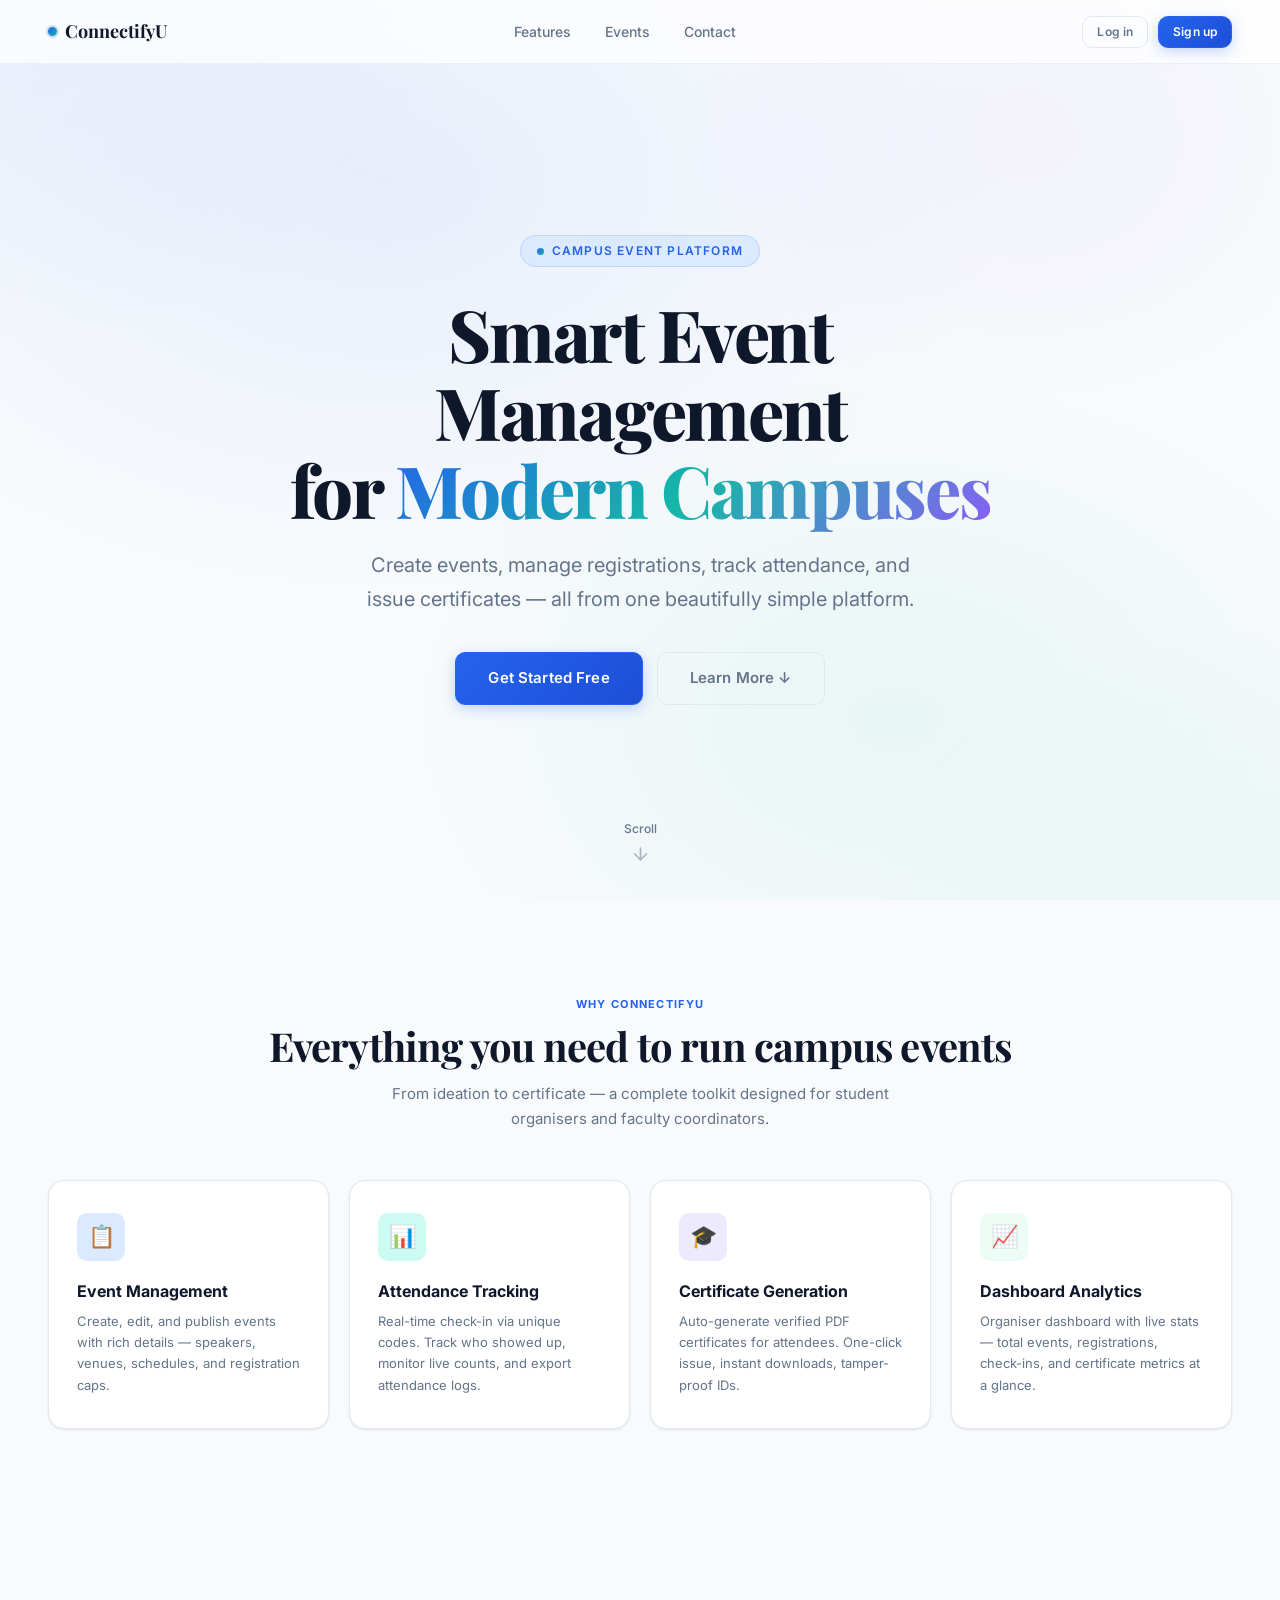
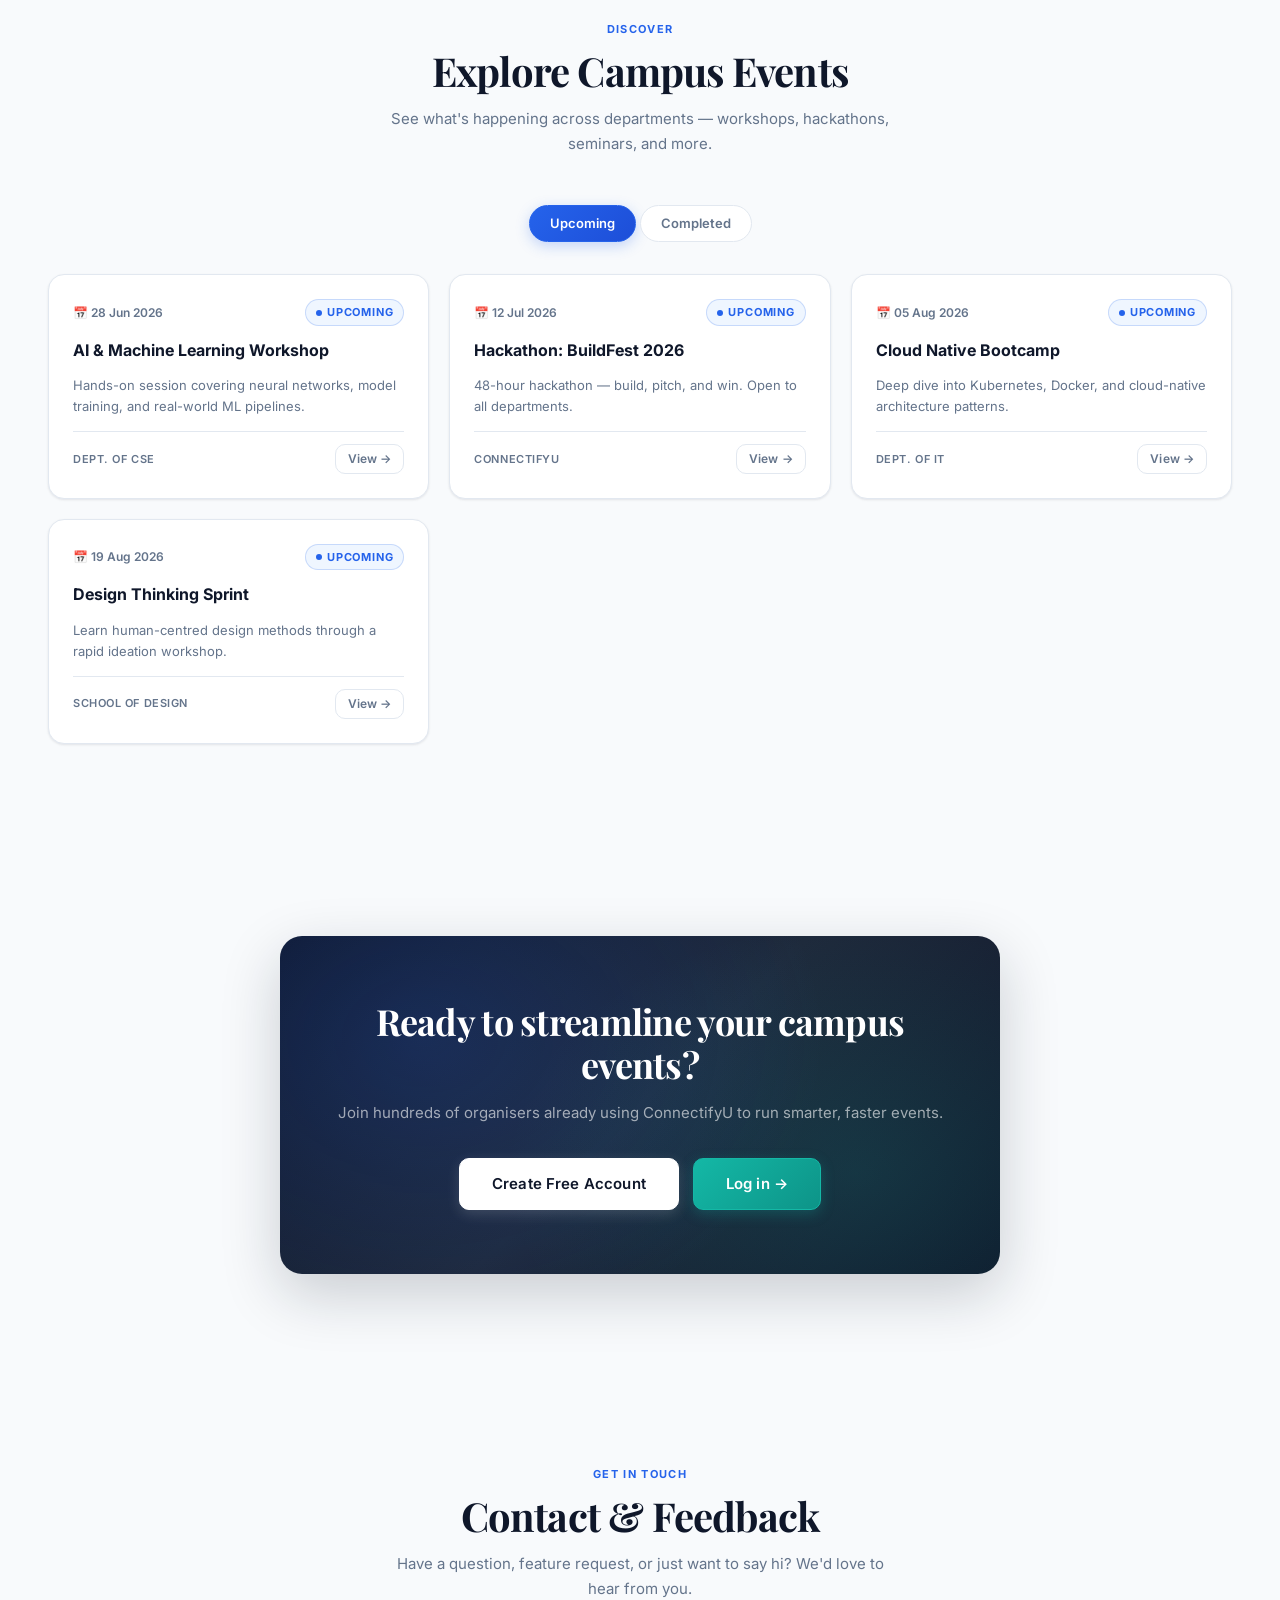
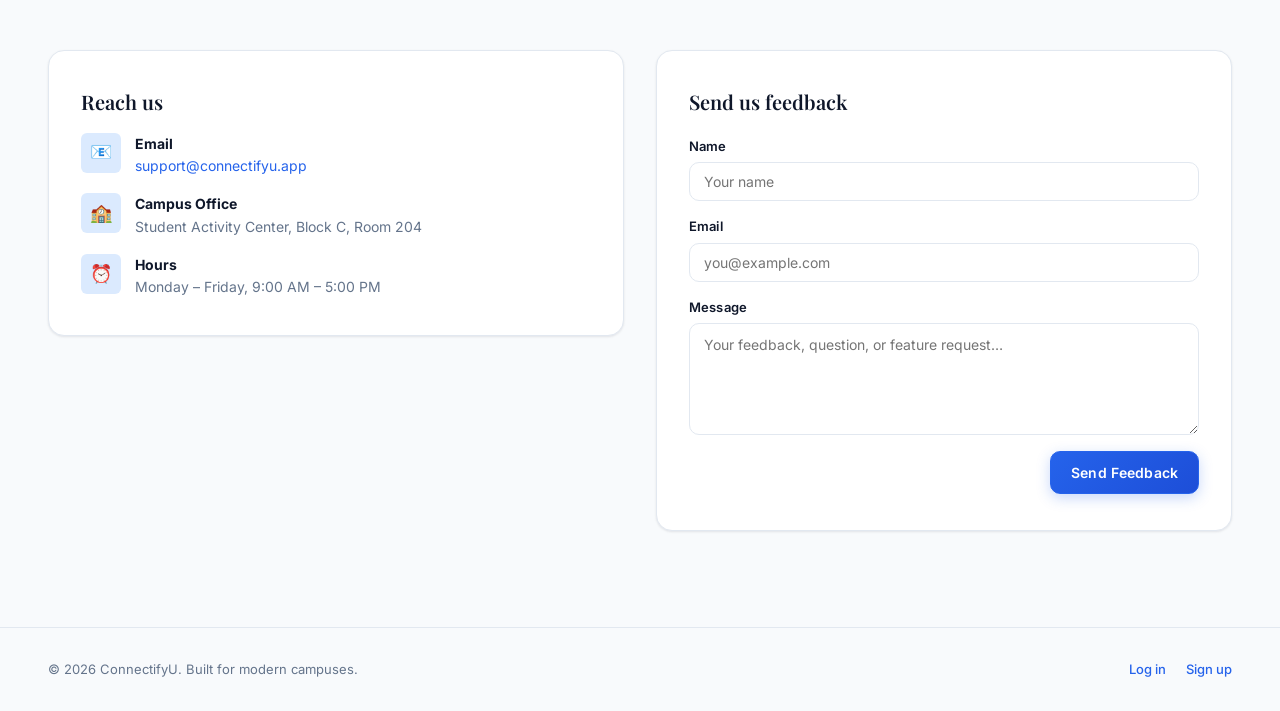
<file: frontend/index.html>
<!DOCTYPE html>
<html lang="en">
<head>
  <meta charset="UTF-8" />
  <meta name="viewport" content="width=device-width, initial-scale=1.0" />
  <title>ConnectifyU — Smart Event Management for Modern Campuses</title>
  <meta name="description" content="ConnectifyU is a modern campus event management platform. Create events, manage registrations, track attendance, and issue certificates — all in one place." />
  <link rel="preconnect" href="https://fonts.googleapis.com" />
  <link rel="preconnect" href="https://fonts.gstatic.com" crossorigin />
  <link href="https://fonts.googleapis.com/css2?family=Inter:wght@400;500;600;700;800&family=Playfair+Display:wght@600;700;800&display=swap" rel="stylesheet" />
  <link rel="stylesheet" href="./styles/forms.css" />
  <style>
    /* ============================================
       Landing page styles — scoped to index.html
       Reuses design tokens from forms.css
       ============================================ */
    html { scroll-behavior: smooth; }

    /* ---------- Landing nav override ---------- */
    .landing-nav {
      position: fixed;
      top: 0; left: 0; right: 0;
      z-index: 200;
      background: rgba(255,255,255,.72);
      backdrop-filter: blur(20px);
      -webkit-backdrop-filter: blur(20px);
      border-bottom: 1px solid rgba(226,232,240,.6);
      display: flex;
      align-items: center;
      justify-content: space-between;
      gap: 24px;
      padding: 0 48px;
      height: 64px;
      transition: background .3s, box-shadow .3s;
    }
    .landing-nav.scrolled {
      background: rgba(255,255,255,.92);
      box-shadow: 0 1px 12px rgba(15,23,42,.06);
    }
    .landing-nav-actions { display: flex; gap: 10px; align-items: center; }
    .landing-nav-links { display: flex; gap: 6px; align-items: center; }
    .landing-nav-links a {
      font-size: 14px; font-weight: 500; color: var(--c-text-muted);
      padding: 6px 14px; border-radius: var(--radius-sm);
      transition: color .15s, background .15s;
    }
    .landing-nav-links a:hover { color: var(--c-deep); background: var(--c-primary-light); }

    /* ---------- Hero ---------- */
    .hero {
      min-height: 100vh;
      display: flex;
      flex-direction: column;
      align-items: center;
      justify-content: center;
      text-align: center;
      padding: 120px 32px 80px;
      position: relative;
      overflow: hidden;
    }
    .hero::before {
      content: "";
      position: absolute; inset: 0;
      background:
        radial-gradient(ellipse 900px 600px at 30% 20%, rgba(37,99,235,.08) 0%, transparent 70%),
        radial-gradient(ellipse 700px 500px at 70% 80%, rgba(20,184,166,.07) 0%, transparent 70%),
        radial-gradient(ellipse 500px 400px at 80% 15%, rgba(139,92,246,.05) 0%, transparent 70%);
      pointer-events: none;
    }
    .hero-content { position: relative; z-index: 1; max-width: 800px; }

    .hero-badge {
      display: inline-flex; align-items: center; gap: 8px;
      font-size: 12px; font-weight: 600; text-transform: uppercase;
      letter-spacing: 0.1em; color: var(--c-primary);
      background: var(--c-primary-light); border: 1px solid rgba(37,99,235,.15);
      padding: 6px 16px; border-radius: 99px; margin-bottom: 28px;
    }
    .hero-badge-dot {
      width: 7px; height: 7px; border-radius: 50%;
      background: linear-gradient(135deg, var(--c-primary), var(--c-secondary));
      animation: hero-dot-pulse 2s ease-in-out infinite;
    }
    @keyframes hero-dot-pulse { 0%,100% { opacity:1; transform:scale(1); } 50% { opacity:.5; transform:scale(.7); } }

    .hero-title {
      font-family: var(--font-display);
      font-size: clamp(42px, 6vw, 72px);
      font-weight: 800;
      line-height: 1.08;
      letter-spacing: -0.03em;
      color: var(--c-deep);
      margin-bottom: 20px;
    }
    .hero-title span {
      background: linear-gradient(135deg, var(--c-primary) 0%, var(--c-secondary) 50%, var(--c-accent) 100%);
      -webkit-background-clip: text;
      -webkit-text-fill-color: transparent;
      background-clip: text;
    }
    .hero-sub {
      font-size: clamp(16px, 2vw, 20px);
      color: var(--c-text-muted);
      line-height: 1.7;
      max-width: 560px;
      margin: 0 auto 36px;
    }
    .hero-actions { display: flex; gap: 14px; justify-content: center; flex-wrap: wrap; }
    .hero-actions .cc-btn { padding: 14px 32px; font-size: 15px; border-radius: var(--radius-md); }

    .hero-scroll-hint {
      position: absolute; bottom: 36px; left: 50%; transform: translateX(-50%);
      display: flex; flex-direction: column; align-items: center; gap: 6px;
      color: var(--c-text-muted); font-size: 12px; font-weight: 500;
      animation: hero-bounce 2.5s ease-in-out infinite;
      cursor: pointer;
    }
    .hero-scroll-hint svg { width: 20px; height: 20px; opacity: .5; }
    @keyframes hero-bounce {
      0%,100% { transform: translateX(-50%) translateY(0); }
      50% { transform: translateX(-50%) translateY(8px); }
    }

    /* ---------- Sections ---------- */
    .landing-section {
      padding: 96px 48px;
      max-width: 1280px;
      margin: 0 auto;
    }
    .section-eyebrow {
      font-size: 11px; font-weight: 700; text-transform: uppercase;
      letter-spacing: 0.12em; color: var(--c-primary); margin-bottom: 10px;
      text-align: center;
    }
    .section-title {
      font-family: var(--font-display);
      font-size: clamp(28px, 4vw, 40px);
      font-weight: 700; color: var(--c-deep);
      text-align: center; line-height: 1.15;
      letter-spacing: -0.02em; margin-bottom: 12px;
    }
    .section-sub {
      font-size: 15px; color: var(--c-text-muted);
      text-align: center; max-width: 520px;
      margin: 0 auto 48px; line-height: 1.7;
    }

    /* ---------- Features grid ---------- */
    .features-grid {
      display: grid;
      grid-template-columns: repeat(auto-fit, minmax(260px, 1fr));
      gap: 20px;
    }
    .feature-card {
      background: var(--c-surface);
      border: 1px solid var(--c-border);
      border-radius: var(--radius-lg);
      padding: 32px 28px;
      box-shadow: var(--shadow-sm);
      transition: box-shadow .25s ease, transform .25s ease, border-color .25s;
      position: relative;
      overflow: hidden;
    }
    .feature-card::before {
      content: ""; position: absolute; left: 0; top: 0; bottom: 0; width: 4px;
      border-radius: 0 4px 4px 0;
      opacity: 0; transition: opacity .25s;
    }
    .feature-card:hover::before { opacity: 1; }
    .feature-card:nth-child(1)::before { background: linear-gradient(180deg, var(--c-primary), #3b82f6); }
    .feature-card:nth-child(2)::before { background: linear-gradient(180deg, var(--c-secondary), #06b6d4); }
    .feature-card:nth-child(3)::before { background: linear-gradient(180deg, var(--c-accent), #a78bfa); }
    .feature-card:nth-child(4)::before { background: linear-gradient(180deg, var(--c-success), #10b981); }
    .feature-card:hover {
      box-shadow: var(--shadow-md);
      transform: translateY(-4px);
      border-color: rgba(37,99,235,.18);
    }
    .feature-icon {
      width: 48px; height: 48px; border-radius: var(--radius-md);
      display: flex; align-items: center; justify-content: center;
      font-size: 22px; margin-bottom: 18px;
    }
    .feature-card:nth-child(1) .feature-icon { background: var(--c-primary-light); }
    .feature-card:nth-child(2) .feature-icon { background: #CCFBF1; }
    .feature-card:nth-child(3) .feature-icon { background: var(--c-accent-bg); }
    .feature-card:nth-child(4) .feature-icon { background: var(--c-success-bg); }
    .feature-title {
      font-weight: 700; font-size: 16px; color: var(--c-deep); margin-bottom: 8px;
    }
    .feature-desc {
      font-size: 13px; color: var(--c-text-muted); line-height: 1.65;
    }

    /* ---------- Events showcase ---------- */
    .events-tabs {
      display: flex; gap: 4px; justify-content: center; margin-bottom: 32px;
    }
    .events-tab {
      padding: 8px 20px; font-size: 13px; font-weight: 600;
      border: 1px solid var(--c-border); border-radius: 99px;
      background: var(--c-surface); color: var(--c-text-muted);
      cursor: pointer; transition: all .15s;
    }
    .events-tab:hover { border-color: var(--c-primary); color: var(--c-primary); }
    .events-tab.active {
      background: linear-gradient(135deg, var(--c-primary), var(--c-primary-dark));
      color: #fff; border-color: var(--c-primary);
      box-shadow: var(--shadow-primary);
    }
    .events-grid {
      display: grid;
      grid-template-columns: repeat(auto-fill, minmax(290px, 1fr));
      gap: 20px;
    }
    .event-showcase-card {
      background: var(--c-surface);
      border: 1px solid var(--c-border);
      border-radius: var(--radius-lg);
      padding: 24px;
      box-shadow: var(--shadow-sm);
      transition: box-shadow .25s, transform .25s, border-color .25s;
      display: flex; flex-direction: column; gap: 14px;
    }
    .event-showcase-card:hover {
      box-shadow: var(--shadow-md);
      transform: translateY(-3px);
      border-color: rgba(37,99,235,.2);
    }
    .event-showcase-top { display: flex; align-items: center; justify-content: space-between; gap: 10px; }
    .event-showcase-date {
      font-size: 12px; font-weight: 600; color: var(--c-text-muted);
      display: flex; align-items: center; gap: 5px;
    }
    .event-showcase-title {
      font-weight: 700; font-size: 16px; color: var(--c-deep); line-height: 1.35;
    }
    .event-showcase-desc {
      font-size: 13px; color: var(--c-text-muted); line-height: 1.6;
      display: -webkit-box; -webkit-line-clamp: 2; -webkit-box-orient: vertical; overflow: hidden;
    }
    .event-showcase-footer {
      display: flex; align-items: center; justify-content: space-between;
      margin-top: auto; padding-top: 12px;
      border-top: 1px solid var(--c-border);
    }
    .event-showcase-dept {
      font-size: 11px; font-weight: 600; color: var(--c-text-muted);
      text-transform: uppercase; letter-spacing: 0.05em;
    }

    /* ---------- CTA section ---------- */
    .cta-section {
      padding: 96px 48px;
      text-align: center;
    }
    .cta-card {
      max-width: 720px;
      margin: 0 auto;
      background: linear-gradient(135deg, #0F172A 0%, #1E293B 50%, #0F172A 100%);
      border-radius: var(--radius-xl);
      padding: 64px 48px;
      position: relative; overflow: hidden;
      box-shadow: 0 20px 60px rgba(15,23,42,.2);
    }
    .cta-card::before {
      content: ""; position: absolute; inset: 0;
      background:
        radial-gradient(ellipse 400px 300px at 20% 30%, rgba(37,99,235,.2), transparent),
        radial-gradient(ellipse 350px 250px at 80% 70%, rgba(20,184,166,.15), transparent);
      pointer-events: none;
    }
    .cta-card > * { position: relative; z-index: 1; }
    .cta-title {
      font-family: var(--font-display);
      font-size: clamp(26px, 4vw, 36px);
      font-weight: 700; color: #fff; margin-bottom: 14px;
      line-height: 1.2; letter-spacing: -0.02em;
    }
    .cta-sub {
      font-size: 15px; color: rgba(255,255,255,.6);
      margin-bottom: 32px; line-height: 1.7;
    }
    .cta-actions { display: flex; gap: 14px; justify-content: center; flex-wrap: wrap; }
    .cta-actions .cc-btn { padding: 14px 32px; font-size: 15px; }
    .cc-btn-white {
      background: #fff; color: var(--c-deep); border-color: #fff;
      box-shadow: 0 4px 14px rgba(255,255,255,.15);
    }
    .cc-btn-white:hover {
      background: #F1F5F9; border-color: #F1F5F9;
      transform: translateY(-1px);
      box-shadow: 0 6px 20px rgba(255,255,255,.2);
    }

    /* ---------- Contact section ---------- */
    .contact-grid {
      display: grid;
      grid-template-columns: 1fr 1fr;
      gap: 32px;
      align-items: start;
    }
    .contact-info-card {
      background: var(--c-surface);
      border: 1px solid var(--c-border);
      border-radius: var(--radius-lg);
      padding: 36px 32px;
      box-shadow: var(--shadow-sm);
    }
    .contact-info-title {
      font-family: var(--font-display);
      font-size: 20px; font-weight: 600; color: var(--c-deep);
      margin-bottom: 16px;
    }
    .contact-info-items { display: flex; flex-direction: column; gap: 16px; }
    .contact-info-item {
      display: flex; align-items: flex-start; gap: 14px;
      font-size: 14px; color: var(--c-text-muted); line-height: 1.6;
    }
    .contact-info-icon {
      width: 40px; height: 40px; border-radius: var(--radius-sm);
      background: var(--c-primary-light);
      display: flex; align-items: center; justify-content: center;
      font-size: 18px; flex-shrink: 0;
    }
    .contact-form-card {
      background: var(--c-surface);
      border: 1px solid var(--c-border);
      border-radius: var(--radius-lg);
      padding: 36px 32px;
      box-shadow: var(--shadow-sm);
    }
    .contact-form-title {
      font-family: var(--font-display);
      font-size: 20px; font-weight: 600; color: var(--c-deep);
      margin-bottom: 20px;
    }
    .contact-form { display: flex; flex-direction: column; gap: 16px; }

    /* ---------- Footer ---------- */
    .landing-footer {
      border-top: 1px solid var(--c-border);
      padding: 32px 48px;
      display: flex; align-items: center; justify-content: space-between;
      gap: 16px; flex-wrap: wrap;
      font-size: 13px; color: var(--c-text-muted);
    }
    .landing-footer a { color: var(--c-primary); font-weight: 500; }
    .landing-footer a:hover { text-decoration: underline; }

    /* ---------- Scroll reveal ---------- */
    .reveal {
      opacity: 0;
      transform: translateY(28px);
      transition: opacity .7s cubic-bezier(.4,0,.2,1), transform .7s cubic-bezier(.4,0,.2,1);
    }
    .reveal.visible {
      opacity: 1;
      transform: translateY(0);
    }

    /* ---------- Hero entrance ---------- */
    .hero-content { animation: hero-enter .9s cubic-bezier(.4,0,.2,1) both; }
    @keyframes hero-enter {
      from { opacity: 0; transform: translateY(32px) scale(.97); }
      to   { opacity: 1; transform: translateY(0) scale(1); }
    }

    /* ---------- Responsive ---------- */
    @media (max-width: 768px) {
      .landing-nav { padding: 0 16px; height: 56px; }
      .landing-nav-links { display: none; }
      .hero { padding: 100px 20px 60px; min-height: 90vh; }
      .landing-section { padding: 64px 20px; }
      .cta-section { padding: 64px 20px; }
      .cta-card { padding: 44px 24px; }
      .contact-grid { grid-template-columns: 1fr; }
      .events-grid { grid-template-columns: 1fr; }
      .landing-footer { padding: 24px 20px; flex-direction: column; text-align: center; }
    }

    @media (max-width: 480px) {
      .hero-actions { flex-direction: column; align-items: center; }
      .hero-actions .cc-btn { width: 100%; max-width: 280px; }
      .cta-actions { flex-direction: column; align-items: center; }
      .cta-actions .cc-btn { width: 100%; max-width: 260px; }
      .features-grid { grid-template-columns: 1fr; }
    }
  </style>
</head>
<body>

  <!-- ========== Navigation ========== -->
  <nav class="landing-nav" id="landingNav">
    <a class="cc-brand" href="./index.html">
      <span class="cc-brand-dot"></span> ConnectifyU
    </a>
    <div class="landing-nav-links">
      <a href="#features">Features</a>
      <a href="#events">Events</a>
      <a href="#contact">Contact</a>
    </div>
    <div class="landing-nav-actions">
      <a href="./pages/login.html" class="cc-btn cc-btn-ghost cc-btn-sm">Log in</a>
      <a href="./pages/signup.html" class="cc-btn cc-btn-primary cc-btn-sm">Sign up</a>
    </div>
  </nav>

  <!-- ========== Hero ========== -->
  <section class="hero" id="hero">
    <div class="hero-content">
      <div class="hero-badge">
        <span class="hero-badge-dot"></span> Campus Event Platform
      </div>
      <h1 class="hero-title">
        Smart Event Management<br/>for <span>Modern Campuses</span>
      </h1>
      <p class="hero-sub">
        Create events, manage registrations, track attendance, and issue certificates — all from one beautifully simple platform.
      </p>
      <div class="hero-actions">
        <a href="./pages/signup.html" class="cc-btn cc-btn-primary">Get Started Free</a>
        <a href="#features" class="cc-btn cc-btn-ghost">Learn More ↓</a>
      </div>
    </div>
    <a href="#features" class="hero-scroll-hint" aria-label="Scroll to features">
      <span>Scroll</span>
      <svg viewBox="0 0 24 24" fill="none" stroke="currentColor" stroke-width="2" stroke-linecap="round" stroke-linejoin="round"><path d="M12 5v14M19 12l-7 7-7-7"/></svg>
    </a>
  </section>

  <!-- ========== Features ========== -->
  <section class="landing-section" id="features">
    <div class="reveal">
      <div class="section-eyebrow">Why ConnectifyU</div>
      <h2 class="section-title">Everything you need to run campus events</h2>
      <p class="section-sub">
        From ideation to certificate — a complete toolkit designed for student organisers and faculty coordinators.
      </p>
    </div>
    <div class="features-grid reveal">
      <div class="feature-card">
        <div class="feature-icon">📋</div>
        <div class="feature-title">Event Management</div>
        <div class="feature-desc">
          Create, edit, and publish events with rich details — speakers, venues, schedules, and registration caps.
        </div>
      </div>
      <div class="feature-card">
        <div class="feature-icon">📊</div>
        <div class="feature-title">Attendance Tracking</div>
        <div class="feature-desc">
          Real-time check-in via unique codes. Track who showed up, monitor live counts, and export attendance logs.
        </div>
      </div>
      <div class="feature-card">
        <div class="feature-icon">🎓</div>
        <div class="feature-title">Certificate Generation</div>
        <div class="feature-desc">
          Auto-generate verified PDF certificates for attendees. One-click issue, instant downloads, tamper-proof IDs.
        </div>
      </div>
      <div class="feature-card">
        <div class="feature-icon">📈</div>
        <div class="feature-title">Dashboard Analytics</div>
        <div class="feature-desc">
          Organiser dashboard with live stats — total events, registrations, check-ins, and certificate metrics at a glance.
        </div>
      </div>
    </div>
  </section>

  <!-- ========== Events Showcase ========== -->
  <section class="landing-section" id="events" style="background:var(--c-bg);">
    <div class="reveal">
      <div class="section-eyebrow">Discover</div>
      <h2 class="section-title">Explore Campus Events</h2>
      <p class="section-sub">
        See what's happening across departments — workshops, hackathons, seminars, and more.
      </p>
    </div>
    <div class="events-tabs reveal">
      <button class="events-tab active" data-tab="upcoming" id="tabUpcoming" onclick="switchTab('upcoming')">Upcoming</button>
      <button class="events-tab" data-tab="completed" id="tabCompleted" onclick="switchTab('completed')">Completed</button>
    </div>
    <div class="events-grid reveal" id="eventsShowcase"></div>
  </section>

  <!-- ========== CTA ========== -->
  <section class="cta-section">
    <div class="cta-card reveal">
      <h2 class="cta-title">Ready to streamline your campus events?</h2>
      <p class="cta-sub">
        Join hundreds of organisers already using ConnectifyU to run smarter, faster events.
      </p>
      <div class="cta-actions">
        <a href="./pages/signup.html" class="cc-btn cc-btn-white">Create Free Account</a>
        <a href="./pages/login.html" class="cc-btn cc-btn-teal">Log in →</a>
      </div>
    </div>
  </section>

  <!-- ========== Contact & Feedback ========== -->
  <section class="landing-section" id="contact">
    <div class="reveal">
      <div class="section-eyebrow">Get in touch</div>
      <h2 class="section-title">Contact & Feedback</h2>
      <p class="section-sub">
        Have a question, feature request, or just want to say hi? We'd love to hear from you.
      </p>
    </div>
    <div class="contact-grid reveal">
      <div class="contact-info-card">
        <div class="contact-info-title">Reach us</div>
        <div class="contact-info-items">
          <div class="contact-info-item">
            <div class="contact-info-icon">📧</div>
            <div>
              <strong style="color:var(--c-deep)">Email</strong><br/>
              <a href="mailto:support@connectifyu.app" style="color:var(--c-primary)">support@connectifyu.app</a>
            </div>
          </div>
          <div class="contact-info-item">
            <div class="contact-info-icon">🏫</div>
            <div>
              <strong style="color:var(--c-deep)">Campus Office</strong><br/>
              Student Activity Center, Block C, Room 204
            </div>
          </div>
          <div class="contact-info-item">
            <div class="contact-info-icon">⏰</div>
            <div>
              <strong style="color:var(--c-deep)">Hours</strong><br/>
              Monday – Friday, 9:00 AM – 5:00 PM
            </div>
          </div>
        </div>
      </div>
      <div class="contact-form-card">
        <div class="contact-form-title">Send us feedback</div>
        <form class="contact-form" id="feedbackForm" onsubmit="handleFeedback(event)">
          <div class="cc-field">
            <label class="cc-label" for="feedbackName">Name</label>
            <input class="cc-input" type="text" id="feedbackName" placeholder="Your name" required />
          </div>
          <div class="cc-field">
            <label class="cc-label" for="feedbackEmail">Email</label>
            <input class="cc-input" type="email" id="feedbackEmail" placeholder="you@example.com" required />
          </div>
          <div class="cc-field">
            <label class="cc-label" for="feedbackMsg">Message</label>
            <textarea class="cc-textarea" id="feedbackMsg" rows="4" placeholder="Your feedback, question, or feature request…" required></textarea>
          </div>
          <div style="display:flex;justify-content:flex-end;">
            <button type="submit" class="cc-btn cc-btn-primary">Send Feedback</button>
          </div>
        </form>
      </div>
    </div>
  </section>

  <!-- ========== Footer ========== -->
  <footer class="landing-footer">
    <span>© 2026 ConnectifyU. Built for modern campuses.</span>
    <div style="display:flex;gap:20px;">
      <a href="./pages/login.html">Log in</a>
      <a href="./pages/signup.html">Sign up</a>
      
    </div>
  </footer>

  <div id="toast" class="cc-toast" role="status" aria-live="polite"></div>

  <script>
    /* ---------- Sample events data ---------- */
    const SAMPLE_EVENTS = {
      upcoming: [
        { title: 'AI & Machine Learning Workshop', date: '28 Jun 2026', dept: 'Dept. of CSE', status: 'upcoming',
          desc: 'Hands-on session covering neural networks, model training, and real-world ML pipelines.' },
        { title: 'Hackathon: BuildFest 2026', date: '12 Jul 2026', dept: 'ConnectifyU', status: 'upcoming',
          desc: '48-hour hackathon — build, pitch, and win. Open to all departments.' },
        { title: 'Cloud Native Bootcamp', date: '05 Aug 2026', dept: 'Dept. of IT', status: 'upcoming',
          desc: 'Deep dive into Kubernetes, Docker, and cloud-native architecture patterns.' },
        { title: 'Design Thinking Sprint', date: '19 Aug 2026', dept: 'School of Design', status: 'upcoming',
          desc: 'Learn human-centred design methods through a rapid ideation workshop.' },
      ],
      completed: [
        { title: 'Web Dev Crash Course', date: '10 Mar 2026', dept: 'Dept. of CSE', status: 'ended',
          desc: 'Full-stack fundamentals — HTML, CSS, JS, Node.js — in a single intensive day.' },
        { title: 'Cybersecurity Awareness Talk', date: '22 Feb 2026', dept: 'Dept. of IT', status: 'ended',
          desc: 'Industry experts shared real-world breach case studies and prevention strategies.' },
        { title: 'Open Source Contributor Day', date: '14 Jan 2026', dept: 'ConnectifyU', status: 'ended',
          desc: 'Students made their first open source contributions with mentor guidance.' },
      ]
    };

    let currentTab = 'upcoming';

    function switchTab(tab) {
      currentTab = tab;
      document.getElementById('tabUpcoming').classList.toggle('active', tab === 'upcoming');
      document.getElementById('tabCompleted').classList.toggle('active', tab === 'completed');
      renderEvents();
    }

    function renderEvents() {
      const grid = document.getElementById('eventsShowcase');
      const events = SAMPLE_EVENTS[currentTab] || [];
      grid.innerHTML = events.map(ev => `
        <div class="event-showcase-card">
          <div class="event-showcase-top">
            <span class="event-showcase-date">📅 ${ev.date}</span>
            <span class="status ${ev.status}">${ev.status}</span>
          </div>
          <div class="event-showcase-title">${ev.title}</div>
          <div class="event-showcase-desc">${ev.desc}</div>
          <div class="event-showcase-footer">
            <span class="event-showcase-dept">${ev.dept}</span>
            <a href="./pages/event-detail.html" class="cc-btn cc-btn-ghost cc-btn-sm" style="padding:5px 12px;font-size:12px">View →</a>
          </div>
        </div>
      `).join('');
    }

    /* ---------- Feedback handler (frontend only) ---------- */
    function handleFeedback(e) {
      e.preventDefault();
      const name = document.getElementById('feedbackName').value.trim();
      showToast(`Thanks, ${name}! Your feedback has been received.`, 'success');
      e.target.reset();
    }

    function showToast(msg, type) {
      const t = document.getElementById('toast');
      if (!t) return;
      t.textContent = msg;
      t.className = 'cc-toast show' + (type ? ' ' + type : '');
      clearTimeout(t._tid);
      t._tid = setTimeout(() => { t.className = 'cc-toast'; }, 3500);
    }

    /* ---------- Scroll reveal (Intersection Observer) ---------- */
    function initReveals() {
      const els = document.querySelectorAll('.reveal');
      if (!('IntersectionObserver' in window)) {
        els.forEach(el => el.classList.add('visible'));
        return;
      }
      const io = new IntersectionObserver((entries) => {
        entries.forEach(entry => {
          if (entry.isIntersecting) {
            entry.target.classList.add('visible');
            io.unobserve(entry.target);
          }
        });
      }, { threshold: 0.12 });
      els.forEach(el => io.observe(el));
    }

    /* ---------- Nav scroll effect ---------- */
    function initNavScroll() {
      const nav = document.getElementById('landingNav');
      if (!nav) return;
      window.addEventListener('scroll', () => {
        nav.classList.toggle('scrolled', window.scrollY > 40);
      }, { passive: true });
    }

    /* ---------- Init ---------- */
    renderEvents();
    initReveals();
    initNavScroll();
  </script>
</body>
</html>
</file>
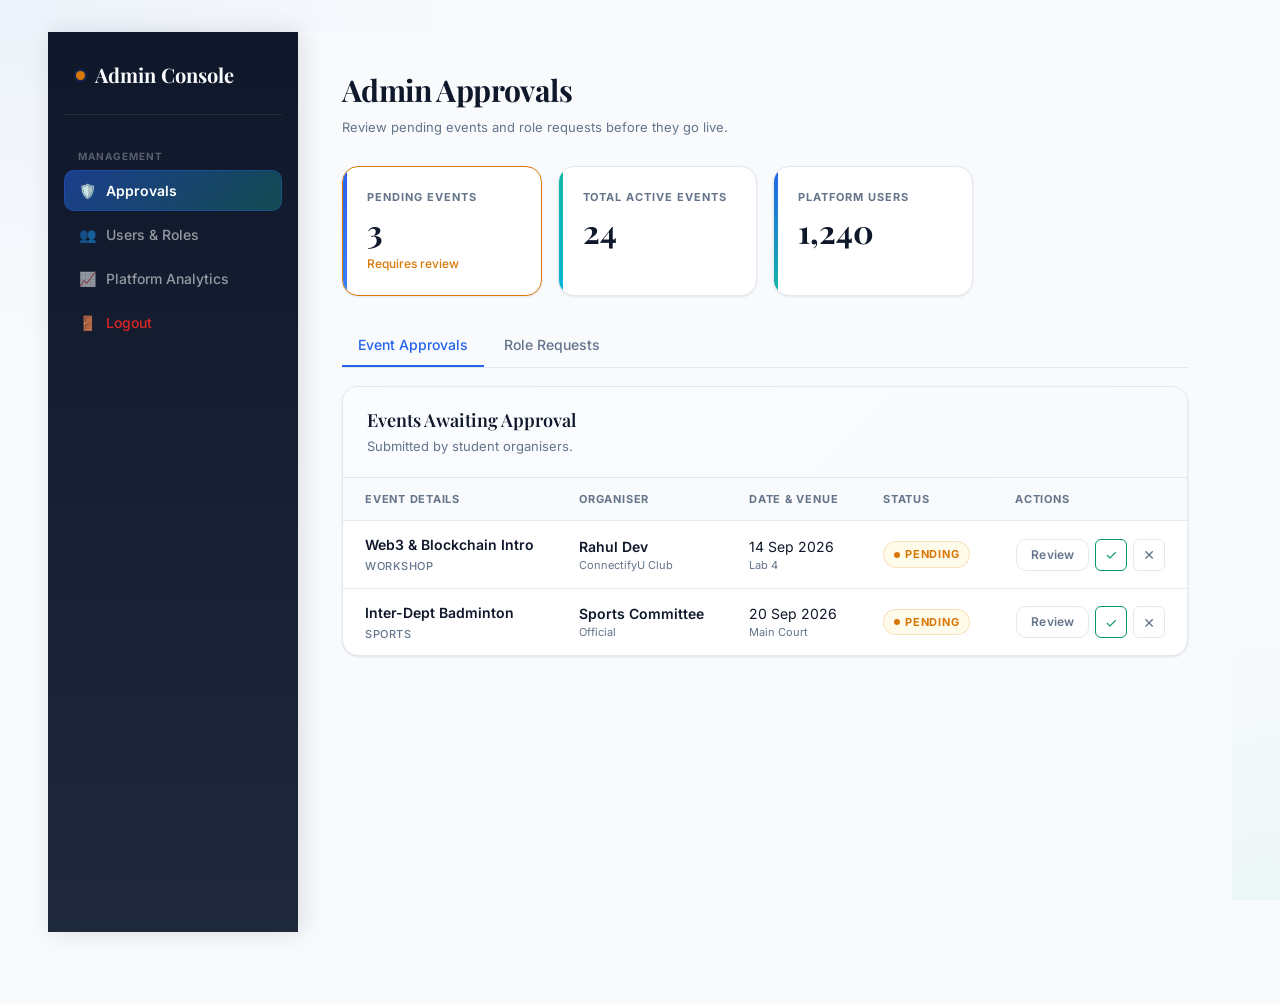
<file: frontend/pages/admin.html>
<!DOCTYPE html>
<html lang="en">
<head>
  <meta charset="UTF-8" />
  <meta name="viewport" content="width=device-width, initial-scale=1.0" />
  <title>Admin Panel — ConnectifyU</title>
  <link rel="preconnect" href="https://fonts.googleapis.com" />
  <link rel="preconnect" href="https://fonts.gstatic.com" crossorigin />
  <link href="https://fonts.googleapis.com/css2?family=Inter:wght@400;500;600;700&family=Playfair+Display:wght@600;700&display=swap" rel="stylesheet" />
  <link rel="stylesheet" href="../styles/forms.css" />
  <link rel="stylesheet" href="../styles/dashboard.css" />
</head>
<body class="cc-page--dashboard">

  <div class="dash-shell">
    <!-- Sidebar -->
    <aside class="dash-sidebar">
      <div class="dash-brand">
        <span class="cc-brand-dot" style="background:var(--c-warning)"></span> Admin Console
      </div>
      <div class="dash-nav-section">Management</div>
      <nav class="dash-nav">
        <a href="#" class="active"><span class="dash-nav-icon">🛡️</span> Approvals</a>
        <a href="#"><span class="dash-nav-icon">👥</span> Users & Roles</a>
        <a href="#"><span class="dash-nav-icon">📈</span> Platform Analytics</a>
        <a href="../index.html" style="margin-top: auto; color: var(--c-danger)"><span class="dash-nav-icon">🚪</span> Logout</a>
      </nav>
    </aside>

    <!-- Main Content -->
    <main class="dash-main">
      <div class="dash-topbar">
        <div>
          <h1>Admin Approvals</h1>
          <div class="dash-topbar-sub">Review pending events and role requests before they go live.</div>
        </div>
      </div>

      <!-- Stats -->
      <div class="dash-stats">
        <div class="dash-stat stat-events" style="border-color:var(--c-warning)">
          <div class="dash-stat-label">Pending Events</div>
          <div class="dash-stat-value">3</div>
          <div class="dash-stat-delta" style="color:var(--c-warning)">Requires review</div>
        </div>
        <div class="dash-stat stat-regs">
          <div class="dash-stat-label">Total Active Events</div>
          <div class="dash-stat-value">24</div>
        </div>
        <div class="dash-stat stat-purple">
          <div class="dash-stat-label">Platform Users</div>
          <div class="dash-stat-value">1,240</div>
        </div>
      </div>

      <!-- Tabs -->
      <div class="dash-tabs">
        <button class="dash-tab active" onclick="switchAdminTab('events')">Event Approvals</button>
        <button class="dash-tab" onclick="switchAdminTab('roles')">Role Requests</button>
      </div>

      <!-- Events Approval Table -->
      <div class="dash-table-card" id="adminEventsTab">
        <div class="dash-table-head">
          <div>
            <div class="dash-table-title">Events Awaiting Approval</div>
            <div class="dash-table-sub">Submitted by student organisers.</div>
          </div>
        </div>
        <div style="overflow-x:auto;">
          <table class="dash-table">
            <thead>
              <tr>
                <th>Event Details</th>
                <th>Organiser</th>
                <th>Date & Venue</th>
                <th>Status</th>
                <th>Actions</th>
              </tr>
            </thead>
            <tbody id="approvalTableBody">
              <tr id="row-evt-1">
                <td>
                  <div class="row-title">Web3 & Blockchain Intro</div>
                  <div class="row-sub">Workshop</div>
                </td>
                <td class="td-compact">
                  <div style="font-weight:600">Rahul Dev</div>
                  <div style="font-size:11px;color:var(--c-text-muted)">ConnectifyU Club</div>
                </td>
                <td class="td-compact">
                  <div>14 Sep 2026</div>
                  <div style="font-size:11px;color:var(--c-text-muted)">Lab 4</div>
                </td>
                <td class="td-compact"><span class="cc-status draft">Pending</span></td>
                <td>
                  <div class="row-actions">
                    <button class="cc-btn cc-btn-ghost cc-btn-sm" onclick="alert('Viewing full details...')">Review</button>
                    <button class="cc-icon-btn" style="color:var(--c-success);border-color:var(--c-success)" onclick="approveEvent('row-evt-1')" title="Approve">✓</button>
                    <button class="cc-icon-btn danger" onclick="rejectEvent('row-evt-1')" title="Reject">✕</button>
                  </div>
                </td>
              </tr>
              <tr id="row-evt-2">
                <td>
                  <div class="row-title">Inter-Dept Badminton</div>
                  <div class="row-sub">Sports</div>
                </td>
                <td class="td-compact">
                  <div style="font-weight:600">Sports Committee</div>
                  <div style="font-size:11px;color:var(--c-text-muted)">Official</div>
                </td>
                <td class="td-compact">
                  <div>20 Sep 2026</div>
                  <div style="font-size:11px;color:var(--c-text-muted)">Main Court</div>
                </td>
                <td class="td-compact"><span class="cc-status draft">Pending</span></td>
                <td>
                  <div class="row-actions">
                    <button class="cc-btn cc-btn-ghost cc-btn-sm" onclick="alert('Viewing full details...')">Review</button>
                    <button class="cc-icon-btn" style="color:var(--c-success);border-color:var(--c-success)" onclick="approveEvent('row-evt-2')" title="Approve">✓</button>
                    <button class="cc-icon-btn danger" onclick="rejectEvent('row-evt-2')" title="Reject">✕</button>
                  </div>
                </td>
              </tr>
            </tbody>
          </table>
        </div>
      </div>

      <!-- Role Requests Table (Hidden by default) -->
      <div class="dash-table-card" id="adminRolesTab" style="display:none;">
        <div class="cc-empty">
          <div class="cc-empty-icon">🛡️</div>
          <div class="cc-empty-title">No pending requests</div>
          <p class="cc-empty-text">All organiser and faculty role requests have been resolved.</p>
        </div>
      </div>

    </main>
  </div>
  
  <div id="toast" class="cc-toast" role="status" aria-live="polite"></div>

  <script>
    function switchAdminTab(tabId) {
      document.querySelectorAll('.dash-tab').forEach(t => t.classList.remove('active'));
      event.target.classList.add('active');
      
      document.getElementById('adminEventsTab').style.display = tabId === 'events' ? 'block' : 'none';
      document.getElementById('adminRolesTab').style.display = tabId === 'roles' ? 'block' : 'none';
    }

    function showToast(msg, type) {
      const t = document.getElementById('toast');
      if (!t) return;
      t.textContent = msg;
      t.className = 'cc-toast show' + (type ? ' ' + type : '');
      clearTimeout(t._tid);
      t._tid = setTimeout(() => { t.className = 'cc-toast'; }, 3000);
    }

    function approveEvent(rowId) {
      const row = document.getElementById(rowId);
      if (row) {
        row.style.opacity = '0.5';
        setTimeout(() => {
          row.remove();
          showToast('Event approved and published.', 'success');
        }, 300);
      }
    }

    function rejectEvent(rowId) {
      const row = document.getElementById(rowId);
      if (row) {
        row.style.opacity = '0.5';
        setTimeout(() => {
          row.remove();
          showToast('Event rejected.', 'error');
        }, 300);
      }
    }
  </script>
</body>
</html>
</file>
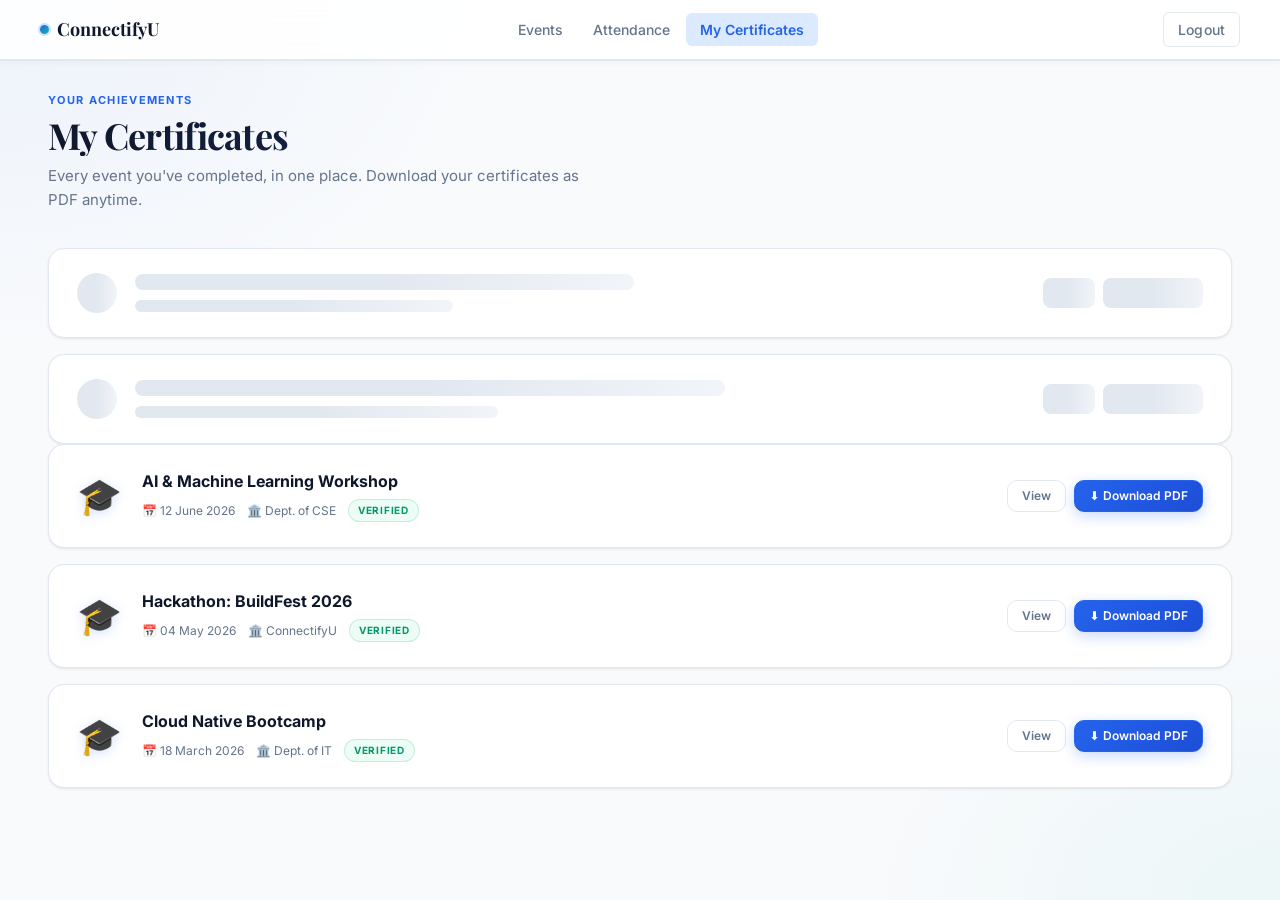
<file: frontend/pages/certificates.html>
<!DOCTYPE html>
<html lang="en">
<head>
  <meta charset="UTF-8" />
  <meta name="viewport" content="width=device-width, initial-scale=1.0" />
  <title>My Certificates — ConnectifyU</title>
  <link rel="preconnect" href="https://fonts.googleapis.com" />
  <link rel="preconnect" href="https://fonts.gstatic.com" crossorigin />
  <link href="https://fonts.googleapis.com/css2?family=Inter:wght@400;500;600;700&family=Playfair+Display:wght@600;700&display=swap" rel="stylesheet" />
  <link rel="stylesheet" href="../styles/forms.css" />
</head>
<body>
  <nav class="cc-nav">
    <a class="cc-brand" href="../index.html">
      <span class="cc-brand-dot"></span> ConnectifyU
    </a>
    <div class="cc-nav-links">
      <a href="../index.html">Events</a>
      <a href="./checkin.html">Attendance</a>
      <a class="active" href="./certificates.html">My Certificates</a>
    </div>
    <div class="cc-nav-links">
      <a href="../index.html" class="cc-btn cc-btn-ghost cc-btn-sm" onclick="if(typeof auth!=='undefined')auth.logout()">Logout</a>
    </div>
  </nav>

  <main class="cc-page">
    <header class="cc-page-header">
      <div class="cc-eyebrow">Your achievements</div>
      <h1 class="cc-page-title">My Certificates</h1>
      <p class="cc-page-sub">
        Every event you've completed, in one place. Download your certificates as PDF anytime.
      </p>
    </header>

    <!-- Loading skeleton -->
    <div id="loadingState" class="cc-cert-list" aria-busy="true" aria-label="Loading certificates">
      <div class="cc-cert-card" style="gap:0">
        <div class="cc-skeleton" style="width:40px;height:40px;border-radius:50%;flex-shrink:0;margin-right:18px"></div>
        <div style="flex:1">
          <div class="cc-skeleton" style="height:16px;width:55%;margin-bottom:10px"></div>
          <div class="cc-skeleton" style="height:12px;width:35%"></div>
        </div>
        <div style="display:flex;gap:8px;flex-shrink:0">
          <div class="cc-skeleton" style="height:30px;width:52px;border-radius:8px"></div>
          <div class="cc-skeleton" style="height:30px;width:100px;border-radius:8px"></div>
        </div>
      </div>
      <div class="cc-cert-card" style="gap:0">
        <div class="cc-skeleton" style="width:40px;height:40px;border-radius:50%;flex-shrink:0;margin-right:18px"></div>
        <div style="flex:1">
          <div class="cc-skeleton" style="height:16px;width:65%;margin-bottom:10px"></div>
          <div class="cc-skeleton" style="height:12px;width:40%"></div>
        </div>
        <div style="display:flex;gap:8px;flex-shrink:0">
          <div class="cc-skeleton" style="height:30px;width:52px;border-radius:8px"></div>
          <div class="cc-skeleton" style="height:30px;width:100px;border-radius:8px"></div>
        </div>
      </div>
    </div>

    <!-- Certificate list -->
    <div id="certList" class="cc-cert-list" hidden aria-label="Certificate list"></div>

    <!-- Empty state — copy matches Requirement 7.2 exactly -->
    <div id="emptyState" class="cc-empty" hidden role="status">
      <div class="cc-empty-icon" aria-hidden="true">🎓</div>
      <div class="cc-empty-title">No certificates yet</div>
      <p class="cc-empty-text">
        Attend and complete an event to earn your first certificate. They'll show up right here.
      </p>
    </div>
  </main>

  <!-- Certificate preview modal -->
  <div id="certModal" class="cc-cert-modal-overlay" hidden role="dialog"
       aria-modal="true" aria-labelledby="certModalTitle">
    <div class="cc-cert-modal">
      <div class="cc-cert-modal-header">
        <span class="cc-cert-modal-title" id="certModalTitle">Certificate Preview</span>
        <button class="cc-cert-modal-close" onclick="closeCertModal()"
                aria-label="Close certificate preview">✕</button>
      </div>
      <div class="cc-cert-modal-body" id="certModalBody"></div>
    </div>
  </div>

  <div id="toast" class="cc-toast" role="status" aria-live="polite"></div>

  <script src="../scripts/api.js"></script>
  <script src="../scripts/auth.js"></script>
  <script>
    const MOCK = true;
    const MOCK_DATA = [
      { id: 'c1', event_title: 'AI & Machine Learning Workshop', event_date: '12 June 2026', issuing_dept: 'Dept. of CSE', cert_id: 'CERT-2026-001' },
      { id: 'c2', event_title: 'Hackathon: BuildFest 2026',      event_date: '04 May 2026',  issuing_dept: 'ConnectifyU',  cert_id: 'CERT-2026-002' },
      { id: 'c3', event_title: 'Cloud Native Bootcamp',          event_date: '18 March 2026', issuing_dept: 'Dept. of IT', cert_id: 'CERT-2026-003' },
    ];

    function showToast(msg, type) {
      const t = document.getElementById('toast');
      if (!t) return;
      t.textContent = msg;
      t.className = 'cc-toast show' + (type ? ' ' + type : '');
      clearTimeout(t._tid);
      t._tid = setTimeout(() => { t.className = 'cc-toast'; }, 3000);
    }

    async function load() {
      const loading = document.getElementById('loadingState');
      const list    = document.getElementById('certList');
      const empty   = document.getElementById('emptyState');

      loading.hidden = false;
      list.hidden    = true;
      empty.hidden   = true;

      let certs = [];
      try {
        if (MOCK) {
          await new Promise(r => setTimeout(r, 600));
          certs = MOCK_DATA;
        } else {
          /* When api.js is wired: certs = await api.get('/api/certificates'); */
          const token = typeof auth !== 'undefined' ? auth.getToken() : null;
          const res = await fetch('/api/certificates', {
            headers: token ? { 'Authorization': 'Bearer ' + token } : {}
          });
          if (!res.ok) throw new Error('Failed to load certificates');
          certs = await res.json();
        }
      } catch (err) {
        console.error(err);
        showToast('Could not load certificates.', 'error');
        certs = [];
      } finally {
        loading.hidden = true;
      }

      if (!certs.length) {
        empty.hidden = false;
        return;
      }

      list.hidden = false;
      list.innerHTML = certs.map(c => {
        const downloadUrl = MOCK ? '#' : `/api/certificates/${c.id}/download`;
        const viewUrl     = downloadUrl;
        return `
          <article class="cc-cert-card" aria-label="Certificate for ${c.event_title}">
            <div class="cc-cert-overlay" aria-hidden="true">
              <div class="cc-cert-overlay-title">Certificate of Participation</div>
              <div class="cc-cert-overlay-desc">Issued for successful participation in ${escHtml(c.event_title)}</div>
            </div>
            <div class="cc-cert-icon" aria-hidden="true">🎓</div>
            <div class="cc-cert-body">
              <div class="cc-cert-event">${escHtml(c.event_title)}</div>
              <div class="cc-cert-meta">
                <span>📅 ${escHtml(c.event_date || c.event_date)}</span>
                ${c.issuing_dept ? `<span>🏛️ ${escHtml(c.issuing_dept)}</span>` : ''}
                <span class="cc-badge">Verified</span>
              </div>
            </div>
            <div class="cc-cert-actions">
              <button
                class="cc-btn cc-btn-ghost cc-btn-sm"
                onclick="viewCert('${c.id}', '${escAttr(viewUrl)}')"
                aria-label="View certificate for ${escAttr(c.event_title)}">
                View
              </button>
              <button
                class="cc-btn cc-btn-primary cc-btn-sm"
                onclick="downloadCert('${c.id}', '${escAttr(c.cert_id || c.id)}', '${escAttr(downloadUrl)}')"
                aria-label="Download PDF for ${escAttr(c.event_title)}">
                ⬇ Download PDF
              </button>
            </div>
          </article>
        `;
      }).join('');
    }

    function viewCert(id, url) {
      const modal   = document.getElementById('certModal');
      const body    = document.getElementById('certModalBody');
      const titleEl = document.getElementById('certModalTitle');
      if (!modal) return;

      if (MOCK) {
        const cert = MOCK_DATA.find(c => c.id === id);
        titleEl.textContent = cert ? cert.event_title : 'Certificate Preview';
        body.innerHTML = `
          <div class="cc-cert-mock-preview">
            <div class="cert-icon">🎓</div>
            <div class="cert-title">${cert ? escHtml(cert.event_title) : 'Certificate of Completion'}</div>
            <div class="cert-meta">
              ${cert ? `📅 ${escHtml(cert.event_date)}<br>` : ''}
              ${cert && cert.issuing_dept ? `🏛️ ${escHtml(cert.issuing_dept)}<br>` : ''}
              ${cert ? `<span style="color:var(--c-primary);font-weight:600;margin-top:8px;display:inline-block">${escHtml(cert.cert_id)}</span>` : ''}
            </div>
          </div>`;
      } else {
        titleEl.textContent = 'Certificate Preview';
        body.innerHTML = `<iframe src="${escAttr(url)}" title="Certificate PDF preview"></iframe>`;
      }

      /* Show modal */
      modal.hidden = false;
      modal.classList.add('is-open');
      document.body.style.overflow = 'hidden';

      /* Focus close button for accessibility */
      const closeBtn = modal.querySelector('.cc-cert-modal-close');
      if (closeBtn) setTimeout(() => closeBtn.focus(), 50);
    }

    function closeCertModal() {
      const modal = document.getElementById('certModal');
      if (!modal) return;
      modal.hidden = true;
      modal.classList.remove('is-open');
      document.body.style.overflow = '';
    }

    /* Wire up overlay click and ESC — runs after DOM is ready */
    (function initModalListeners() {
      const modal = document.getElementById('certModal');
      if (!modal) return;

      /* Overlay click: close only when clicking the dark backdrop, not the modal box */
      modal.addEventListener('click', function (e) {
        if (e.target === modal) closeCertModal();
      });

      /* ESC key */
      document.addEventListener('keydown', function (e) {
        if (e.key === 'Escape' && !modal.hidden) {
          e.preventDefault();
          closeCertModal();
        }
      });
    })();

    function downloadCert(id, certId, url) {
      if (MOCK) { showToast('Download coming soon (mock)', ''); return; }
      /* Trigger browser download via hidden anchor */
      const a = document.createElement('a');
      a.href     = url;
      a.download = certId + '.pdf';
      document.body.appendChild(a);
      a.click();
      document.body.removeChild(a);
    }

    function escHtml(s) {
      return String(s).replace(/&/g,'&amp;').replace(/</g,'&lt;')
                      .replace(/>/g,'&gt;').replace(/"/g,'&quot;');
    }
    function escAttr(s) {
      return String(s).replace(/'/g,'&#39;').replace(/"/g,'&quot;');
    }

    load();
  </script>
</body>
</html>
</file>
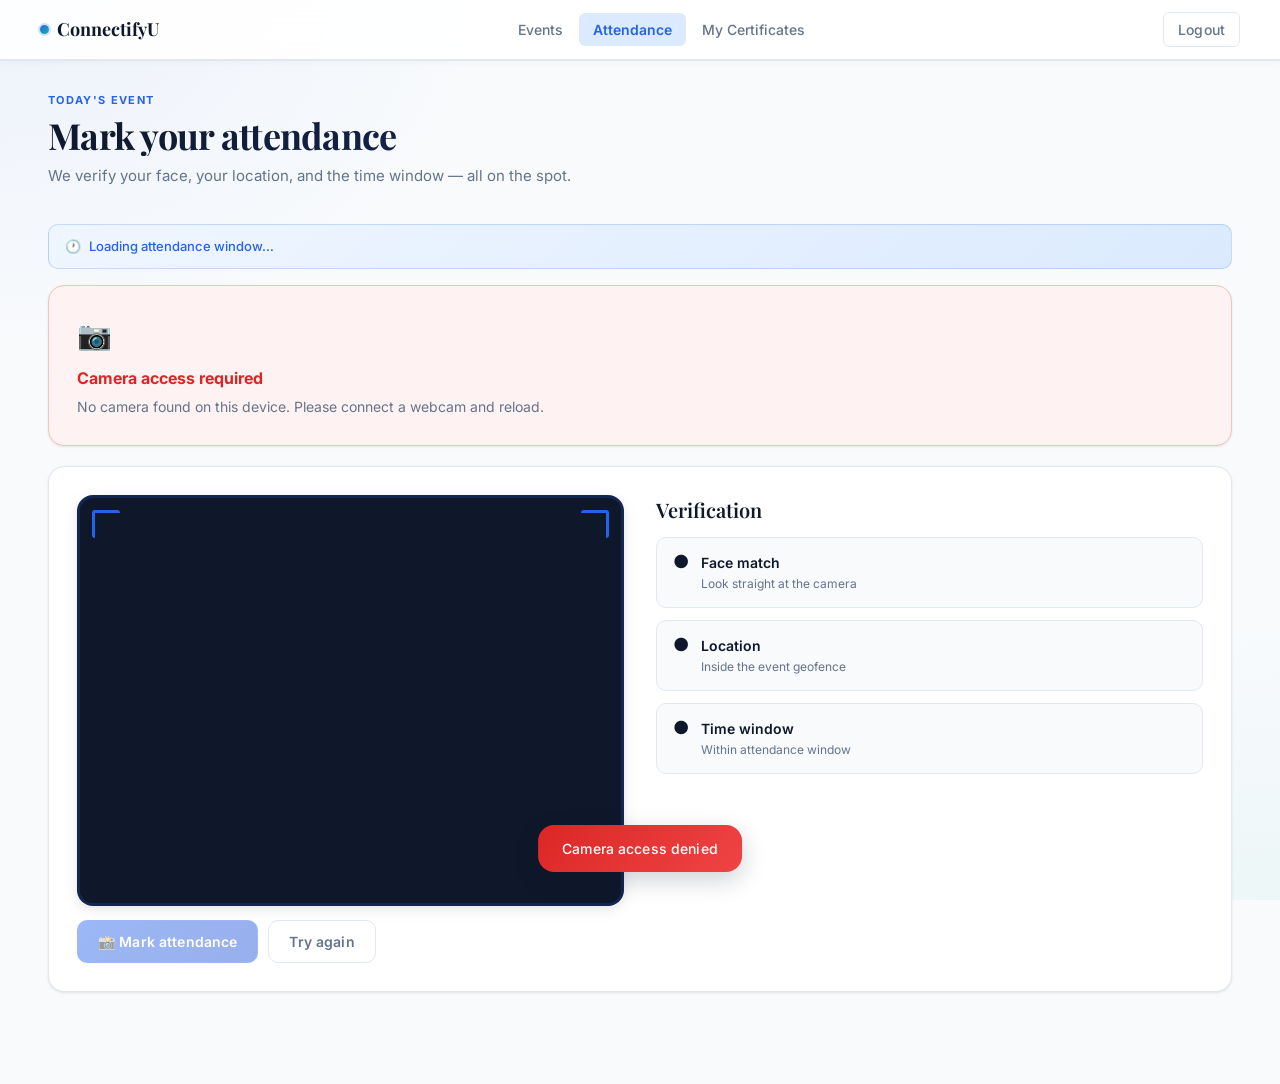
<file: frontend/pages/checkin.html>
<!DOCTYPE html>
<html lang="en">
<head>
  <meta charset="UTF-8" />
  <meta name="viewport" content="width=device-width, initial-scale=1.0" />
  <title>Check-in — ConnectifyU</title>
  <link rel="preconnect" href="https://fonts.googleapis.com" />
  <link href="https://fonts.googleapis.com/css2?family=Inter:wght@400;500;600;700&family=Playfair+Display:wght@600;700&display=swap" rel="stylesheet" />
  <link rel="stylesheet" href="../styles/forms.css" />
</head>
<body>
  <nav class="cc-nav">
    <a class="cc-brand" href="../index.html">
      <span class="cc-brand-dot"></span> ConnectifyU
    </a>
    <div class="cc-nav-links">
      <a href="../index.html">Events</a>
      <a class="active" href="./checkin.html">Attendance</a>
      <a href="./certificates.html">My Certificates</a>
    </div>
    <div class="cc-nav-links">
      <a href="../index.html" class="cc-btn cc-btn-ghost cc-btn-sm" onclick="if(typeof auth!=='undefined')auth.logout()">Logout</a>
    </div>
  </nav>

  <main class="cc-page">
    <header class="cc-page-header">
      <div class="cc-eyebrow" id="eventEyebrow">Today's event</div>
      <h1 class="cc-page-title" id="eventTitle">Mark your attendance</h1>
      <p class="cc-page-sub" id="eventMeta">
        We verify your face, your location, and the time window — all on the spot.
      </p>
    </header>

    <!-- Attendance window info banner -->
    <div id="windowBanner" class="cc-window-banner" hidden aria-live="polite">
      🕐 <span id="windowText">Loading attendance window…</span>
    </div>

    <!-- Camera permission error -->
    <div id="camError" class="cc-card" hidden role="alert" aria-live="assertive"
         style="background:var(--c-danger-bg);border-color:#f5c2b9">
      <div style="font-size:28px;margin-bottom:10px">📷</div>
      <strong style="color:var(--c-danger)">Camera access required</strong>
      <p style="font-size:14px;color:var(--c-text-muted);margin-top:6px" id="camErrorMsg">
        Please allow camera access in your browser settings, then reload this page.
      </p>
    </div>

    <!-- Geolocation permission error -->
    <div id="geoError" class="cc-card" hidden role="alert" aria-live="assertive"
         style="background:var(--c-warning-bg);border-color:#f0d0a0;margin-top:0">
      <strong style="color:var(--c-warning)">⚠️ Location access blocked</strong>
      <p style="font-size:14px;color:var(--c-text-muted);margin-top:6px" id="geoErrorMsg">
        Location permission was denied. Please enable it in your browser settings to mark attendance.
      </p>
    </div>

    <section class="cc-card" id="checkinCard">
      <div class="cc-checkin-grid">

        <!-- LEFT — webcam -->
        <div>
          <div class="cc-video-wrap" role="img" aria-label="Webcam preview">
            <video id="cam" autoplay playsinline muted aria-hidden="true"></video>
            <canvas id="canvas" hidden aria-hidden="true"></canvas>
          </div>
          <div style="margin-top:14px;display:flex;gap:10px;flex-wrap:wrap">
            <button id="markBtn" class="cc-btn cc-btn-primary" disabled
                    aria-label="Capture photo and mark attendance">
              📸 Mark attendance
            </button>
            <button id="retryBtn" class="cc-btn cc-btn-ghost" hidden
                    aria-label="Reset and try again">
              Try again
            </button>
          </div>
        </div>

        <!-- RIGHT — verification status -->
        <div>
          <h2 class="cc-card-title" style="margin-bottom:12px">Verification</h2>
          <div class="cc-status-list" role="status" aria-live="polite" aria-label="Verification status">

            <div class="cc-status-row" id="rowFace" role="group" aria-labelledby="faceLabel">
              <div class="cc-status-dot" aria-hidden="true">●</div>
              <div>
                <div class="cc-status-name" id="faceLabel">Face match</div>
                <div class="cc-status-detail" id="faceDetail">Look straight at the camera</div>
              </div>
            </div>

            <div class="cc-status-row" id="rowLoc" role="group" aria-labelledby="locLabel">
              <div class="cc-status-dot" aria-hidden="true">●</div>
              <div>
                <div class="cc-status-name" id="locLabel">Location</div>
                <div class="cc-status-detail" id="locDetail">Inside the event geofence</div>
              </div>
            </div>

            <div class="cc-status-row" id="rowTime" role="group" aria-labelledby="timeLabel">
              <div class="cc-status-dot" aria-hidden="true">●</div>
              <div>
                <div class="cc-status-name" id="timeLabel">Time window</div>
                <div class="cc-status-detail" id="timeDetail">Within attendance window</div>
              </div>
            </div>

          </div>

          <!-- Result box -->
          <div id="resultBox" role="status" aria-live="polite" style="margin-top:18px" hidden></div>
        </div>

      </div>
    </section>
  </main>

  <div id="toast" class="cc-toast" role="status" aria-live="polite"></div>

  <script src="../scripts/api.js"></script>
  <script src="../scripts/auth.js"></script>
  <script src="../scripts/checkin.js"></script>
</body>
</html>
</file>
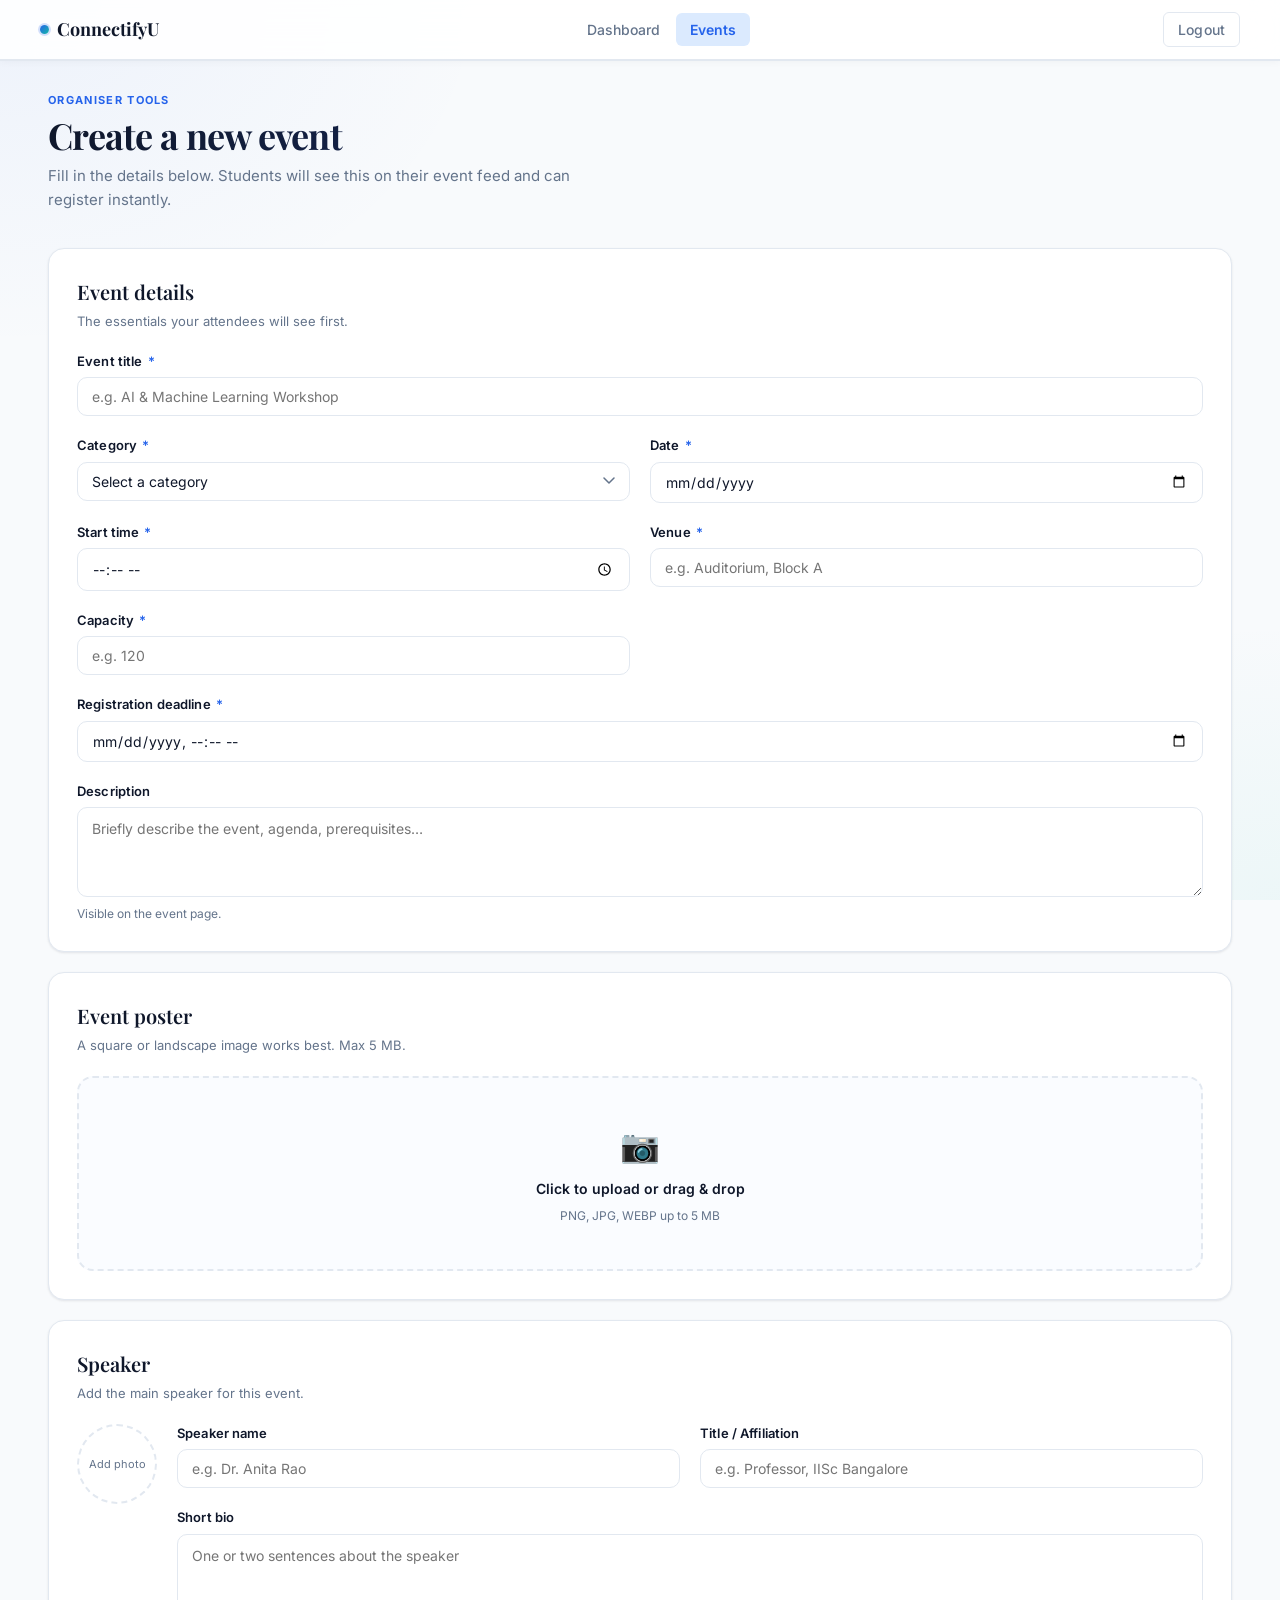
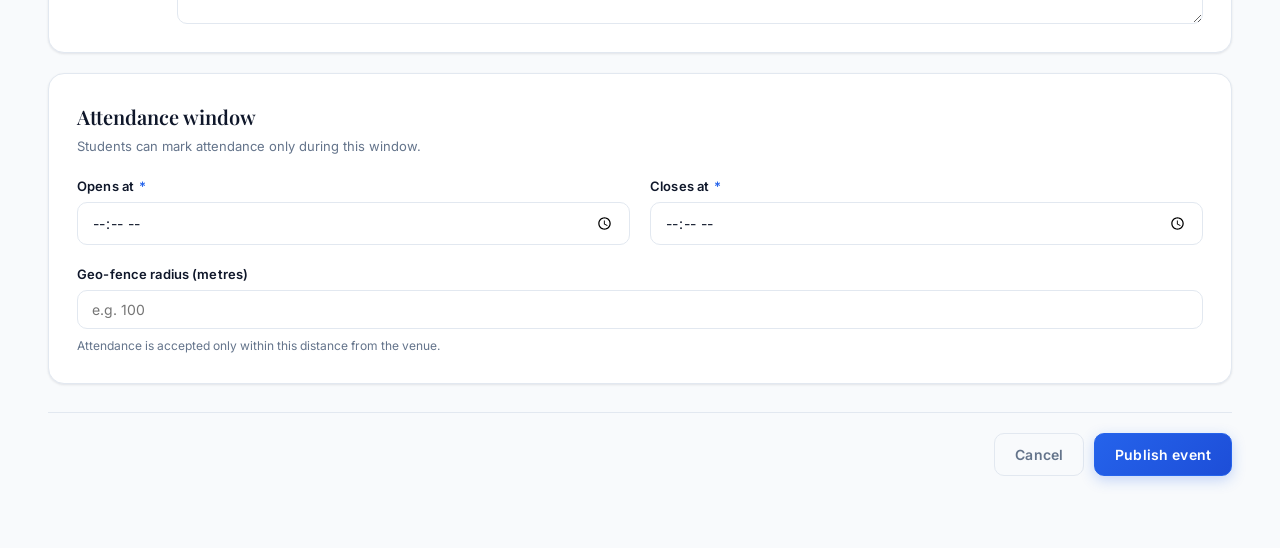
<file: frontend/pages/create-event.html>
<!DOCTYPE html>
<html lang="en">
<head>
  <meta charset="UTF-8" />
  <meta name="viewport" content="width=device-width, initial-scale=1.0" />
  <title>Create Event — ConnectifyU</title>
  <link rel="preconnect" href="https://fonts.googleapis.com" />
  <link rel="preconnect" href="https://fonts.gstatic.com" crossorigin />
  <link href="https://fonts.googleapis.com/css2?family=Inter:wght@400;500;600;700&family=Playfair+Display:wght@600;700&display=swap" rel="stylesheet" />
  <link rel="stylesheet" href="../styles/forms.css" />
  <link rel="stylesheet" href="../styles/dashboard.css" />
</head>
<body>
  <nav class="cc-nav">
    <a class="cc-brand" href="../index.html">
      <span class="cc-brand-dot"></span> ConnectifyU
    </a>
    <div class="cc-nav-links">
      <a href="./organiser-dashboard.html">Dashboard</a>
      <a class="active" href="./create-event.html">Events</a>
    </div>
    <div class="cc-nav-links">
      <a href="../index.html" class="cc-btn cc-btn-ghost cc-btn-sm" onclick="if(typeof auth!=='undefined')auth.logout()">Logout</a>
    </div>
  </nav>

  <main class="cc-page">
    <header class="cc-page-header">
      <div class="cc-eyebrow">Organiser tools</div>
      <h1 class="cc-page-title">Create a new event</h1>
      <p class="cc-page-sub">
        Fill in the details below. Students will see this on their event feed and can register instantly.
      </p>
    </header>

    <form id="createEventForm" novalidate aria-label="Create event form">

      <!-- ── Event details ── -->
      <section class="cc-card" aria-labelledby="secDetailsTitle">
        <h2 class="cc-card-title" id="secDetailsTitle">Event details</h2>
        <p class="cc-card-sub">The essentials your attendees will see first.</p>

        <div class="cc-form-grid">

          <div class="cc-field full">
            <label class="cc-label" for="title">Event title <span class="req" aria-hidden="true">*</span></label>
            <input class="cc-input" id="title" name="title" required
                   placeholder="e.g. AI &amp; Machine Learning Workshop"
                   aria-required="true" aria-describedby="err-title" />
            <div class="cc-error-msg" id="err-title" role="alert">Please enter the event title.</div>
          </div>

          <div class="cc-field">
            <label class="cc-label" for="category">Category <span class="req" aria-hidden="true">*</span></label>
            <select class="cc-select" id="category" name="category" required
                    aria-required="true" aria-describedby="err-category">
              <option value="">Select a category</option>
              <option value="expert_talk">Expert Talk</option>
              <option value="workshop">Workshop</option>
              <option value="technical">Technical</option>
              <option value="cultural">Cultural</option>
              <option value="sports">Sports</option>
              <option value="seminar">Seminar</option>
            </select>
            <div class="cc-error-msg" id="err-category" role="alert">Please select a category.</div>
          </div>

          <div class="cc-field">
            <label class="cc-label" for="date">Date <span class="req" aria-hidden="true">*</span></label>
            <input class="cc-input" id="date" name="date" type="date" required
                   aria-required="true" aria-describedby="err-date" />
            <div class="cc-error-msg" id="err-date" role="alert">Please pick a date.</div>
          </div>

          <div class="cc-field">
            <label class="cc-label" for="startTime">Start time <span class="req" aria-hidden="true">*</span></label>
            <input class="cc-input" id="startTime" name="startTime" type="time" required
                   aria-required="true" aria-describedby="err-startTime" />
            <div class="cc-error-msg" id="err-startTime" role="alert">Please pick a start time.</div>
          </div>

          <div class="cc-field">
            <label class="cc-label" for="venue">Venue <span class="req" aria-hidden="true">*</span></label>
            <input class="cc-input" id="venue" name="venue" required
                   placeholder="e.g. Auditorium, Block A"
                   aria-required="true" aria-describedby="err-venue" />
            <div class="cc-error-msg" id="err-venue" role="alert">Please enter the venue.</div>
          </div>

          <div class="cc-field">
            <label class="cc-label" for="capacity">Capacity <span class="req" aria-hidden="true">*</span></label>
            <input class="cc-input" id="capacity" name="capacity" type="number" min="1" required
                   placeholder="e.g. 120"
                   aria-required="true" aria-describedby="err-capacity" />
            <div class="cc-error-msg" id="err-capacity" role="alert">Capacity must be at least 1.</div>
          </div>

          <div class="cc-field full">
            <label class="cc-label" for="registrationDeadline">
              Registration deadline <span class="req" aria-hidden="true">*</span>
            </label>
            <input class="cc-input" id="registrationDeadline" name="registrationDeadline"
                   type="datetime-local" required
                   aria-required="true" aria-describedby="err-registrationDeadline" />
            <div class="cc-error-msg" id="err-registrationDeadline" role="alert">
              Please set a registration deadline.
            </div>
          </div>

          <div class="cc-field full">
            <label class="cc-label" for="description">Description</label>
            <textarea class="cc-textarea" id="description" name="description"
                      placeholder="Briefly describe the event, agenda, prerequisites…"></textarea>
            <div class="cc-hint">Visible on the event page.</div>
          </div>

        </div>
      </section>

      <!-- ── Poster ── -->
      <section class="cc-card" aria-labelledby="secPosterTitle">
        <h2 class="cc-card-title" id="secPosterTitle">Event poster</h2>
        <p class="cc-card-sub">A square or landscape image works best. Max 5 MB.</p>

        <div class="cc-field full" id="field-poster">
          <label class="cc-upload" for="poster" id="posterUploadLabel">
            <div class="cc-upload-icon" aria-hidden="true">📷</div>
            <div class="cc-upload-text">Click to upload or drag &amp; drop</div>
            <div class="cc-upload-hint">PNG, JPG, WEBP up to 5 MB</div>
            <input id="poster" name="poster" type="file"
                   accept="image/jpeg,image/png,image/webp"
                   aria-label="Upload event poster image" />
          </label>
          <img id="posterPreview" class="cc-poster-preview" alt="Poster preview" />
          <div class="cc-error-msg" id="err-poster" role="alert"></div>
        </div>
      </section>

      <!-- ── Speaker ── -->
      <section class="cc-card" aria-labelledby="secSpeakerTitle">
        <h2 class="cc-card-title" id="secSpeakerTitle">Speaker</h2>
        <p class="cc-card-sub">Add the main speaker for this event.</p>

        <div class="cc-speaker-row">
          <div>
            <div class="cc-speaker-avatar" id="speakerAvatar"
                 role="button" tabindex="0" aria-label="Upload speaker photo">
              <span id="speakerAvatarLabel">Add photo</span>
            </div>
            <input id="speakerPhoto" type="file" accept="image/*"
                   aria-label="Speaker photo file input" hidden />
          </div>

          <div class="cc-form-grid" style="flex:1">
            <div class="cc-field">
              <label class="cc-label" for="speakerName">Speaker name</label>
              <input class="cc-input" id="speakerName" name="speakerName"
                     placeholder="e.g. Dr. Anita Rao" />
            </div>
            <div class="cc-field">
              <label class="cc-label" for="speakerTitle">Title / Affiliation</label>
              <input class="cc-input" id="speakerTitle" name="speakerTitle"
                     placeholder="e.g. Professor, IISc Bangalore" />
            </div>
            <div class="cc-field full">
              <label class="cc-label" for="speakerBio">Short bio</label>
              <textarea class="cc-textarea" id="speakerBio" name="speakerBio"
                        placeholder="One or two sentences about the speaker"></textarea>
            </div>
          </div>
        </div>
      </section>

      <!-- ── Attendance window ── -->
      <section class="cc-card" aria-labelledby="secAttendanceTitle">
        <h2 class="cc-card-title" id="secAttendanceTitle">Attendance window</h2>
        <p class="cc-card-sub">Students can mark attendance only during this window.</p>

        <div class="cc-form-grid">
          <div class="cc-field">
            <label class="cc-label" for="opensAt">Opens at <span class="req" aria-hidden="true">*</span></label>
            <input class="cc-input" id="opensAt" name="opensAt" type="time" required
                   aria-required="true" aria-describedby="err-opensAt" />
            <div class="cc-error-msg" id="err-opensAt" role="alert">Required.</div>
          </div>
          <div class="cc-field">
            <label class="cc-label" for="closesAt">Closes at <span class="req" aria-hidden="true">*</span></label>
            <input class="cc-input" id="closesAt" name="closesAt" type="time" required
                   aria-required="true" aria-describedby="err-closesAt" />
            <div class="cc-error-msg" id="err-closesAt" role="alert">"Closes at" must be after "Opens at".</div>
          </div>
          <div class="cc-field full">
            <label class="cc-label" for="geofence">Geo-fence radius (metres)</label>
            <input class="cc-input" id="geofence" name="geofence" type="number" min="10"
                   placeholder="e.g. 100" aria-describedby="hint-geofence err-geofence" />
            <div class="cc-hint" id="hint-geofence">
              Attendance is accepted only within this distance from the venue.
            </div>
            <div class="cc-error-msg" id="err-geofence" role="alert">
              Radius must be at least 10 metres.
            </div>
          </div>
        </div>
      </section>

      <div class="cc-form-actions">
        <a href="./organiser-dashboard.html" class="cc-btn cc-btn-ghost">Cancel</a>
        <button id="submitBtn" type="submit" class="cc-btn cc-btn-primary"
                aria-label="Publish this event">
          Publish event
        </button>
      </div>

    </form>
  </main>

  <div id="toast" class="cc-toast" role="status" aria-live="polite"></div>

  <script src="../scripts/api.js"></script>
  <script src="../scripts/auth.js"></script>
  <script src="../scripts/organiser.js"></script>
</body>
</html>
</file>
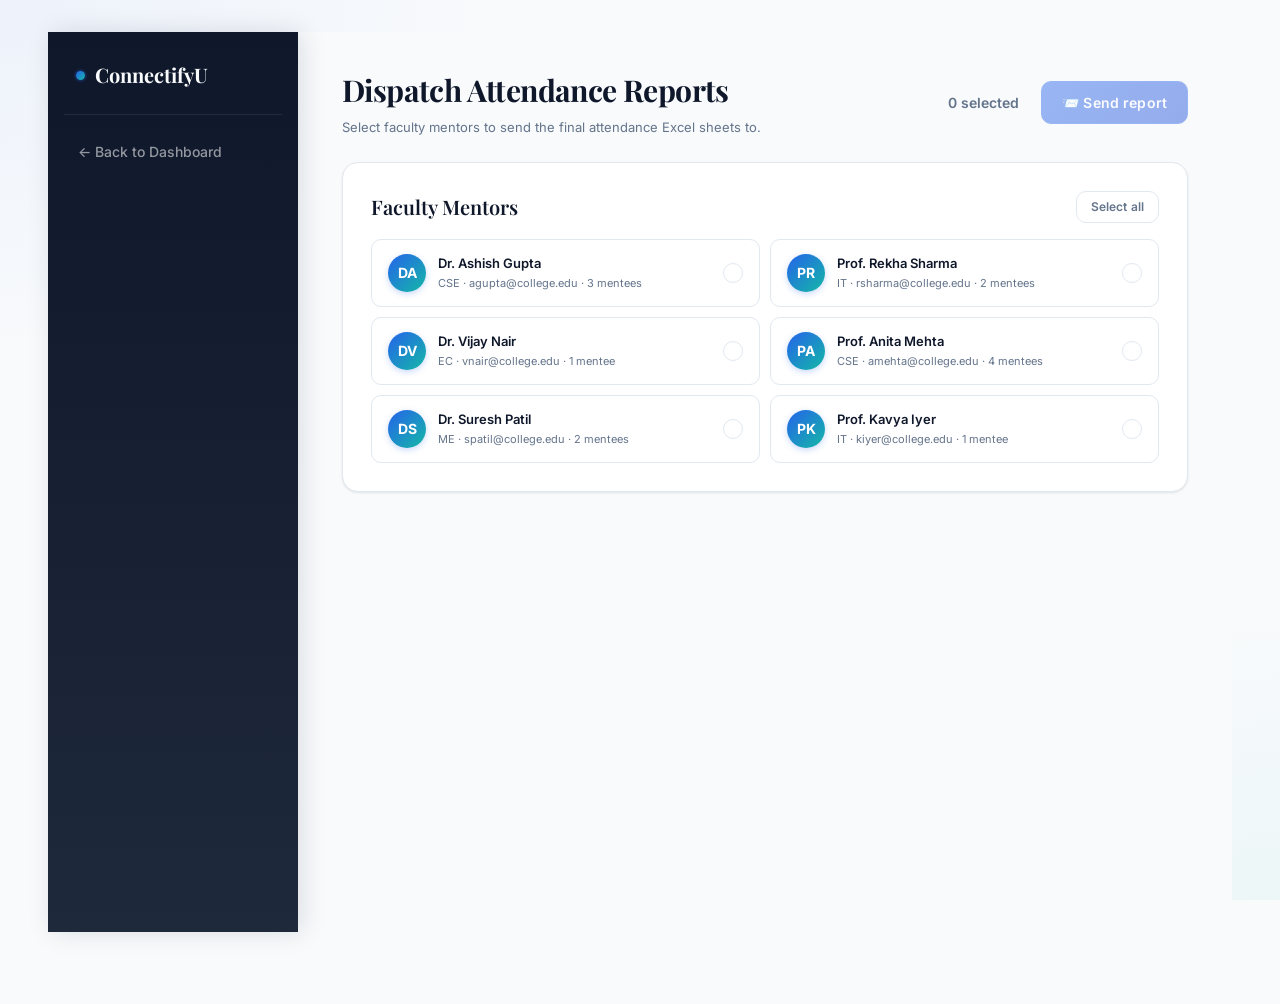
<file: frontend/pages/dispatch.html>
<!DOCTYPE html>
<html lang="en">
<head>
  <meta charset="UTF-8" />
  <meta name="viewport" content="width=device-width, initial-scale=1.0" />
  <title>Dispatch Reports — ConnectifyU</title>
  <link rel="preconnect" href="https://fonts.googleapis.com" />
  <link href="https://fonts.googleapis.com/css2?family=Inter:wght@400;500;600;700&family=Playfair+Display:wght@600;700&display=swap" rel="stylesheet" />
  <link rel="stylesheet" href="../styles/forms.css" />
  <link rel="stylesheet" href="../styles/dashboard.css" />
</head>
<body class="cc-page--dashboard">

  <div class="dash-shell">
    <aside class="dash-sidebar">
      <div class="dash-brand"><span class="cc-brand-dot"></span> ConnectifyU</div>
      <nav class="dash-nav">
        <a href="./organiser-dashboard.html">← Back to Dashboard</a>
      </nav>
    </aside>

    <main class="dash-main">
      <div class="dash-topbar" style="margin-bottom: 24px;">
        <div>
          <h1>Dispatch Attendance Reports</h1>
          <div class="dash-topbar-sub">Select faculty mentors to send the final attendance Excel sheets to.</div>
        </div>
        <div class="dash-actions">
          <span style="font-size: 14px; font-weight: 600; color: var(--c-text-muted); align-self: center; margin-right: 12px;" id="selectionCount">0 selected</span>
          <button id="sendBtn" class="cc-btn cc-btn-primary" disabled>📨 Send report</button>
        </div>
      </div>

      <div class="cc-card">
        <div style="display: flex; justify-content: space-between; align-items: center; margin-bottom: 16px;">
          <h2 class="cc-card-title" style="margin: 0;">Faculty Mentors</h2>
          <button id="selectAll" class="cc-btn cc-btn-ghost cc-btn-sm" aria-pressed="false">Select all</button>
        </div>

        <div id="mentorLoading" style="padding: 24px; text-align: center; color: var(--c-text-muted);">Loading mentors...</div>
        
        <div class="cc-empty" id="mentorEmpty" hidden>
          <div class="cc-empty-icon">👩‍🏫</div>
          <div class="cc-empty-title">No mentors found</div>
          <p class="cc-empty-text">There are no faculty mentors assigned for this event's attendees.</p>
        </div>

        <div class="dispatch-mentor-grid" id="mentorList" hidden></div>
      </div>
    </main>
  </div>

  <div id="toast" class="cc-toast" role="status" aria-live="polite"></div>
  <script src="../scripts/organiser.js"></script>
</body>
</html>
</file>
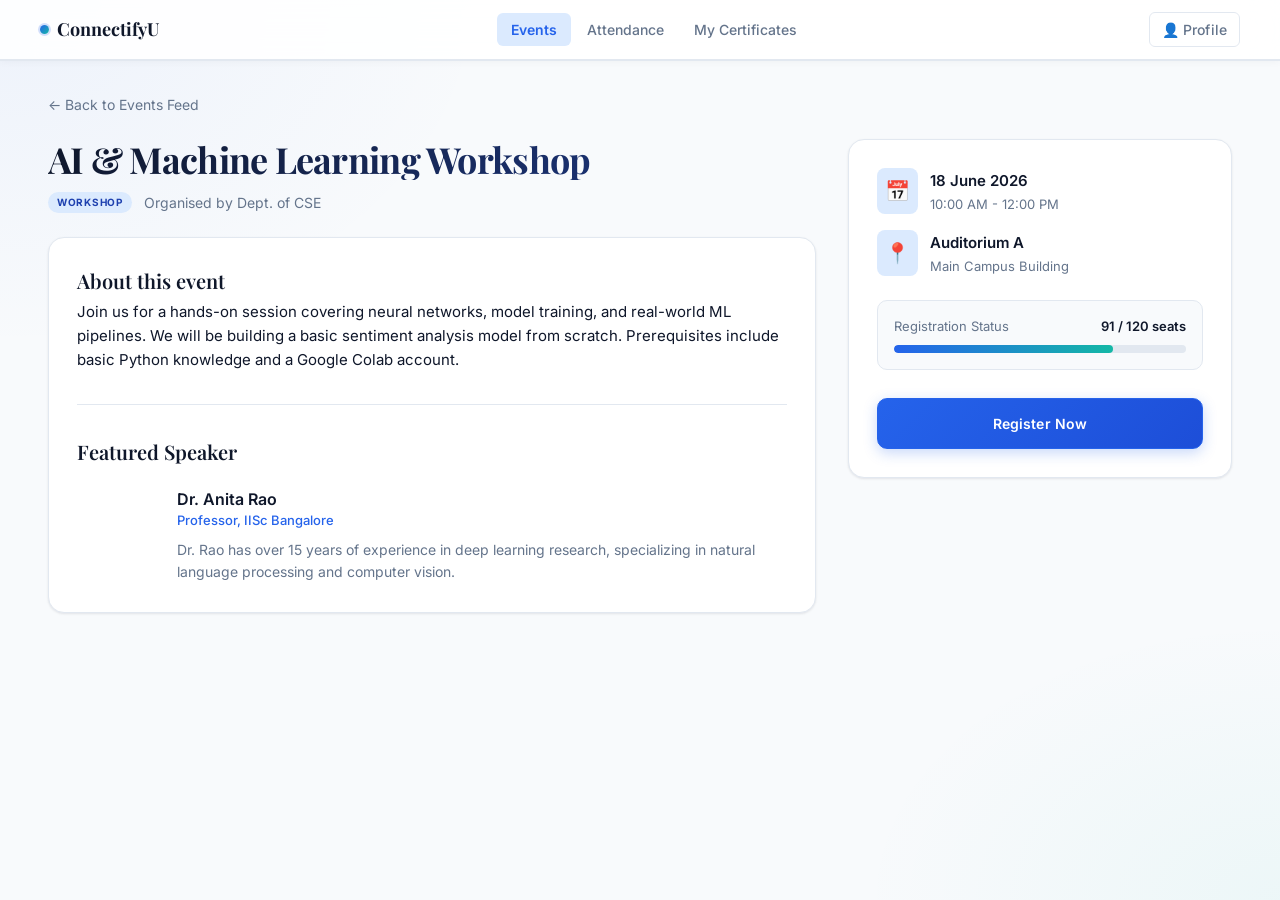
<file: frontend/pages/event-detail.html>
<!DOCTYPE html>
<html lang="en">
<head>
  <meta charset="UTF-8" />
  <meta name="viewport" content="width=device-width, initial-scale=1.0" />
  <title>Event Details — ConnectifyU</title>
  <link rel="preconnect" href="https://fonts.googleapis.com" />
  <link rel="preconnect" href="https://fonts.gstatic.com" crossorigin />
  <link href="https://fonts.googleapis.com/css2?family=Inter:wght@400;500;600;700&family=Playfair+Display:wght@600;700&display=swap" rel="stylesheet" />
  <link rel="stylesheet" href="../styles/forms.css" />
  <style>
    /* A quick layout to split the screen into main content and a sidebar */
    .detail-layout {
      display: grid;
      grid-template-columns: 2fr 1fr;
      gap: 32px;
    }
    @media (max-width: 800px) {
      .detail-layout { grid-template-columns: 1fr; }
    }
  </style>
</head>
<body>
  <nav class="cc-nav">
    <a class="cc-brand" href="../index.html"><span class="cc-brand-dot"></span> ConnectifyU</a>
    <div class="cc-nav-links">
      <a class="active" href="./events.html">Events</a>
      <a href="./checkin.html">Attendance</a>
      <a href="./certificates.html">My Certificates</a>
    </div>
    <div class="cc-nav-links">
      <a href="./profile.html" class="cc-btn cc-btn-ghost cc-btn-sm" style="padding: 6px 12px;">👤 Profile</a>
    </div>
  </nav>

  <main class="cc-page">
    <a href="./events.html" style="color: var(--c-text-muted); font-size: 14px; text-decoration: none; display: inline-block; margin-bottom: 24px;">← Back to Events Feed</a>
    
    <div class="detail-layout">
        <div>
            <h1 class="cc-page-title">AI & Machine Learning Workshop</h1>
            <div style="margin-top: 12px; display: flex; gap: 12px; flex-wrap: wrap; align-items: center;">
                <span class="cc-badge" style="background:#DBEAFE; color:#1E40AF; border:none;">Workshop</span>
                <span style="color: var(--c-text-muted); font-size: 14px;">Organised by Dept. of CSE</span>
            </div>

            <div class="cc-card" style="margin-top: 24px;">
                <h2 class="cc-card-title">About this event</h2>
                <p class="cc-card-sub" style="font-size: 15px; color: var(--c-text); margin-bottom: 0;">Join us for a hands-on session covering neural networks, model training, and real-world ML pipelines. We will be building a basic sentiment analysis model from scratch. Prerequisites include basic Python knowledge and a Google Colab account.</p>
                
                <hr style="border: 0; border-top: 1px solid var(--c-border); margin: 32px 0;" />

                <h2 class="cc-card-title" style="margin-bottom: 20px;">Featured Speaker</h2>
                <div class="cc-speaker-row">
                    <div class="cc-speaker-avatar" style="background-image: url('https://ui-avatars.com/api/?name=Anita+Rao&background=DBEAFE&color=1E40AF'); background-size: cover; border: none;"></div>
                    <div>
                        <h3 style="font-size: 16px; color: var(--c-deep); font-weight: 600;">Dr. Anita Rao</h3>
                        <p style="font-size: 13px; color: var(--c-primary); font-weight: 500; margin-bottom: 8px;">Professor, IISc Bangalore</p>
                        <p style="font-size: 14px; line-height: 1.6; color: var(--c-text-muted);">Dr. Rao has over 15 years of experience in deep learning research, specializing in natural language processing and computer vision.</p>
                    </div>
                </div>
            </div>
        </div>

        <div>
            <div class="cc-card" style="position: sticky; top: 90px;">
                <div style="margin-bottom: 24px;">
                    <div style="display: flex; align-items: flex-start; gap: 12px; margin-bottom: 16px;">
                        <div style="font-size: 20px; background: var(--c-primary-light); padding: 8px; border-radius: 8px;">📅</div>
                        <div style="margin-top: 2px;">
                            <div style="font-weight: 600; font-size: 15px; color: var(--c-deep);">18 June 2026</div>
                            <div style="font-size: 13px; color: var(--c-text-muted); margin-top: 2px;">10:00 AM - 12:00 PM</div>
                        </div>
                    </div>
                    <div style="display: flex; align-items: flex-start; gap: 12px;">
                        <div style="font-size: 20px; background: var(--c-primary-light); padding: 8px; border-radius: 8px;">📍</div>
                        <div style="margin-top: 2px;">
                            <div style="font-weight: 600; font-size: 15px; color: var(--c-deep);">Auditorium A</div>
                            <div style="font-size: 13px; color: var(--c-text-muted); margin-top: 2px;">Main Campus Building</div>
                        </div>
                    </div>
                </div>

                <div style="margin-bottom: 28px; padding: 16px; background: #F8FAFC; border-radius: var(--radius-md); border: 1px solid var(--c-border);">
                    <div style="display: flex; justify-content: space-between; font-size: 13px; margin-bottom: 8px;">
                        <span style="color: var(--c-text-muted);">Registration Status</span>
                        <span style="font-weight: 600; color: var(--c-deep);">91 / 120 seats</span>
                    </div>
                    <div class="cc-progress">
                        <div class="cc-progress-fill" style="width: 75%;"></div>
                    </div>
                </div>

                <button class="cc-btn cc-btn-primary" style="width: 100%; padding: 14px;" onclick="alert('Successfully registered for the event!')">Register Now</button>
            </div>
        </div>
    </div>
  </main>
</body>
</html>
</file>
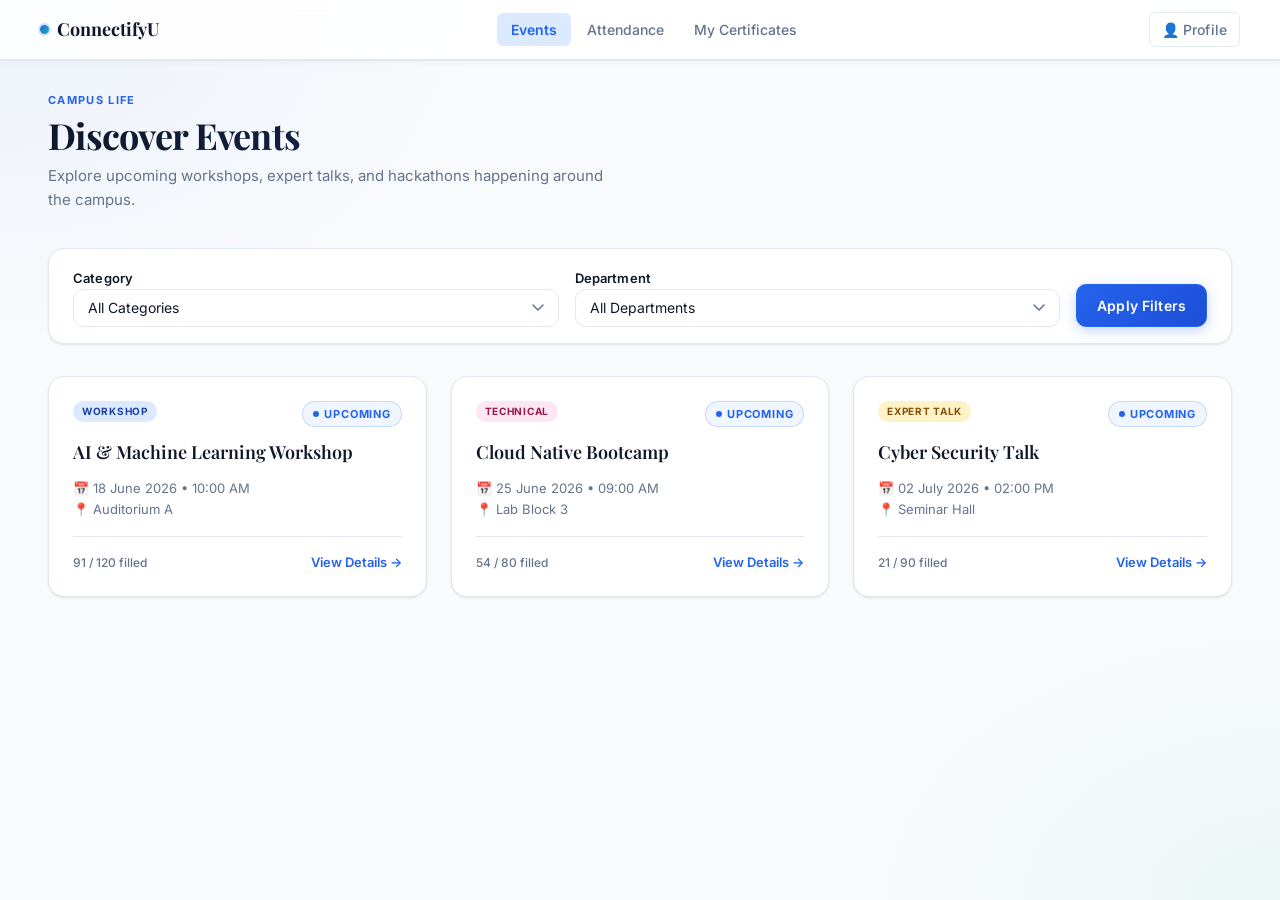
<file: frontend/pages/events.html>
<!DOCTYPE html>
<html lang="en">
<head>
  <meta charset="UTF-8" />
  <meta name="viewport" content="width=device-width, initial-scale=1.0" />
  <title>Discover Events — ConnectifyU</title>
  <link rel="preconnect" href="https://fonts.googleapis.com" />
  <link rel="preconnect" href="https://fonts.gstatic.com" crossorigin />
  <link href="https://fonts.googleapis.com/css2?family=Inter:wght@400;500;600;700&family=Playfair+Display:wght@600;700&display=swap" rel="stylesheet" />
  <link rel="stylesheet" href="../styles/forms.css" />
  <style>
    .events-grid {
      display: grid;
      grid-template-columns: repeat(auto-fill, minmax(300px, 1fr));
      gap: 24px;
      margin-top: 24px;
    }
    .filter-bar {
      display: flex; gap: 16px; margin-bottom: 32px; flex-wrap: wrap; align-items: flex-end;
      background: var(--c-surface); padding: 16px 24px; border-radius: var(--radius-lg);
      border: 1px solid var(--c-border); box-shadow: var(--shadow-sm);
    }
    .event-card {
      text-decoration: none; display: flex; flex-direction: column; padding: 24px; 
      transition: transform 0.2s, box-shadow 0.2s;
    }
    .event-card:hover {
      transform: translateY(-4px);
    }
  </style>
</head>
<body>
  <nav class="cc-nav">
    <a class="cc-brand" href="../index.html"><span class="cc-brand-dot"></span> ConnectifyU</a>
    <div class="cc-nav-links">
      <a class="active" href="./events.html">Events</a>
      <a href="./checkin.html">Attendance</a>
      <a href="./certificates.html">My Certificates</a>
    </div>
    <div class="cc-nav-links">
      <a href="./profile.html" class="cc-btn cc-btn-ghost cc-btn-sm" style="padding: 6px 12px;">👤 Profile</a>
    </div>
  </nav>

  <main class="cc-page">
    <header class="cc-page-header">
      <div class="cc-eyebrow">Campus Life</div>
      <h1 class="cc-page-title">Discover Events</h1>
      <p class="cc-page-sub">Explore upcoming workshops, expert talks, and hackathons happening around the campus.</p>
    </header>

    <div class="filter-bar">
      <div style="flex: 1; min-width: 200px;">
        <label class="cc-label" for="categoryFilter">Category</label>
        <select class="cc-select" id="categoryFilter">
          <option value="all">All Categories</option>
          <option value="workshop">Workshop</option>
          <option value="expert_talk">Expert Talk</option>
          <option value="technical">Technical</option>
          <option value="cultural">Cultural</option>
          <option value="sports">Sports</option>
        </select>
      </div>
      <div style="flex: 1; min-width: 200px;">
        <label class="cc-label" for="deptFilter">Department</label>
        <select class="cc-select" id="deptFilter">
          <option value="all">All Departments</option>
          <option value="cse">CSE</option>
          <option value="it">IT</option>
          <option value="ece">ECE</option>
          <option value="mech">Mechanical</option>
        </select>
      </div>
      <div>
        <button class="cc-btn cc-btn-primary">Apply Filters</button>
      </div>
    </div>

    <div class="events-grid">
      <a href="./event-detail.html?id=e1" class="cc-card event-card">
        <div style="display: flex; justify-content: space-between; align-items: flex-start; margin-bottom: 12px;">
          <span class="cc-badge" style="background:#DBEAFE; color:#1E40AF; border:none;">Workshop</span>
          <span class="cc-status upcoming">Upcoming</span>
        </div>
        <h3 class="cc-card-title" style="font-size: 18px;">AI & Machine Learning Workshop</h3>
        <div style="color: var(--c-text-muted); font-size: 13px; margin: 8px 0 16px; line-height: 1.6;">
          <div>📅 18 June 2026 • 10:00 AM</div>
          <div>📍 Auditorium A</div>
        </div>
        <div style="margin-top: auto; padding-top: 16px; border-top: 1px solid var(--c-border); display: flex; justify-content: space-between; align-items: center;">
          <span style="font-size: 12px; color: var(--c-text-muted); font-weight: 500;">91 / 120 filled</span>
          <span style="font-size: 13px; font-weight: 600; color: var(--c-primary);">View Details →</span>
        </div>
      </a>

      <a href="./event-detail.html?id=e2" class="cc-card event-card">
        <div style="display: flex; justify-content: space-between; align-items: flex-start; margin-bottom: 12px;">
          <span class="cc-badge" style="background:#FCE7F3; color:#9D174D; border:none;">Technical</span>
          <span class="cc-status upcoming">Upcoming</span>
        </div>
        <h3 class="cc-card-title" style="font-size: 18px;">Cloud Native Bootcamp</h3>
        <div style="color: var(--c-text-muted); font-size: 13px; margin: 8px 0 16px; line-height: 1.6;">
          <div>📅 25 June 2026 • 09:00 AM</div>
          <div>📍 Lab Block 3</div>
        </div>
        <div style="margin-top: auto; padding-top: 16px; border-top: 1px solid var(--c-border); display: flex; justify-content: space-between; align-items: center;">
          <span style="font-size: 12px; color: var(--c-text-muted); font-weight: 500;">54 / 80 filled</span>
          <span style="font-size: 13px; font-weight: 600; color: var(--c-primary);">View Details →</span>
        </div>
      </a>
      
      <a href="./event-detail.html?id=e4" class="cc-card event-card">
        <div style="display: flex; justify-content: space-between; align-items: flex-start; margin-bottom: 12px;">
          <span class="cc-badge" style="background:#FEF3C7; color:#854F0B; border:none;">Expert Talk</span>
          <span class="cc-status upcoming">Upcoming</span>
        </div>
        <h3 class="cc-card-title" style="font-size: 18px;">Cyber Security Talk</h3>
        <div style="color: var(--c-text-muted); font-size: 13px; margin: 8px 0 16px; line-height: 1.6;">
          <div>📅 02 July 2026 • 02:00 PM</div>
          <div>📍 Seminar Hall</div>
        </div>
        <div style="margin-top: auto; padding-top: 16px; border-top: 1px solid var(--c-border); display: flex; justify-content: space-between; align-items: center;">
          <span style="font-size: 12px; color: var(--c-text-muted); font-weight: 500;">21 / 90 filled</span>
          <span style="font-size: 13px; font-weight: 600; color: var(--c-primary);">View Details →</span>
        </div>
      </a>
    </div>

  </main>
</body>
</html>
</file>
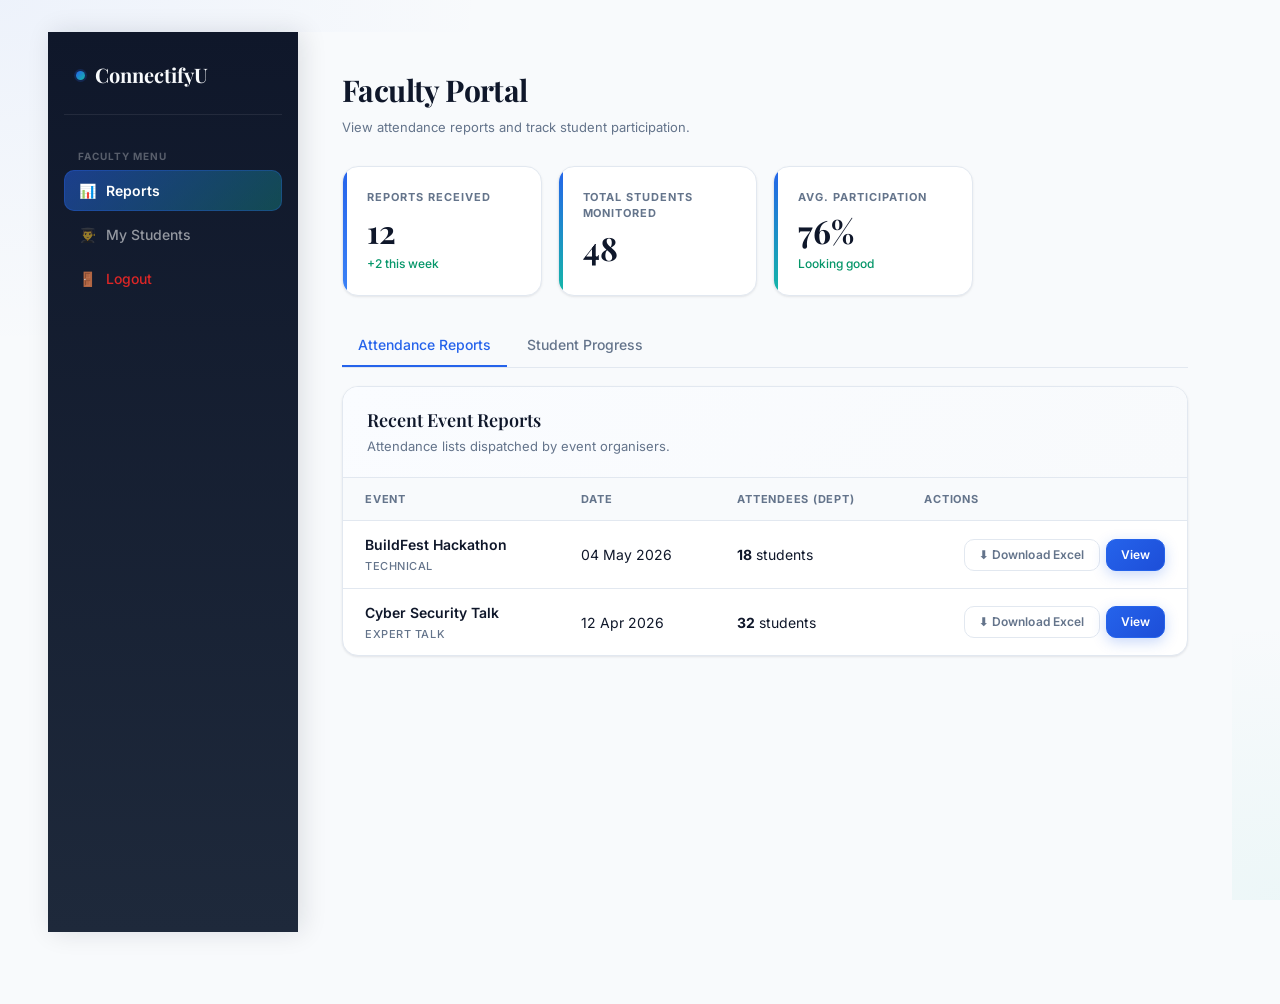
<file: frontend/pages/faculty-portal.html>
<!DOCTYPE html>
<html lang="en">
<head>
  <meta charset="UTF-8" />
  <meta name="viewport" content="width=device-width, initial-scale=1.0" />
  <title>Faculty Portal — ConnectifyU</title>
  <link rel="preconnect" href="https://fonts.googleapis.com" />
  <link rel="preconnect" href="https://fonts.gstatic.com" crossorigin />
  <link href="https://fonts.googleapis.com/css2?family=Inter:wght@400;500;600;700&family=Playfair+Display:wght@600;700&display=swap" rel="stylesheet" />
  <link rel="stylesheet" href="../styles/forms.css" />
  <link rel="stylesheet" href="../styles/dashboard.css" />
</head>
<body class="cc-page--dashboard">

  <div class="dash-shell">
    <!-- Sidebar -->
    <aside class="dash-sidebar">
      <div class="dash-brand">
        <span class="cc-brand-dot"></span> ConnectifyU
      </div>
      <div class="dash-nav-section">Faculty Menu</div>
      <nav class="dash-nav">
        <a href="#" class="active"><span class="dash-nav-icon">📊</span> Reports</a>
        <a href="#"><span class="dash-nav-icon">👨‍🎓</span> My Students</a>
        <a href="../index.html" style="margin-top: auto; color: var(--c-danger)"><span class="dash-nav-icon">🚪</span> Logout</a>
      </nav>
    </aside>

    <!-- Main Content -->
    <main class="dash-main">
      <div class="dash-topbar">
        <div>
          <h1>Faculty Portal</h1>
          <div class="dash-topbar-sub">View attendance reports and track student participation.</div>
        </div>
      </div>

      <!-- Stats -->
      <div class="dash-stats">
        <div class="dash-stat stat-events">
          <div class="dash-stat-label">Reports Received</div>
          <div class="dash-stat-value">12</div>
          <div class="dash-stat-delta">+2 this week</div>
        </div>
        <div class="dash-stat stat-purple">
          <div class="dash-stat-label">Total Students Monitored</div>
          <div class="dash-stat-value">48</div>
        </div>
        <div class="dash-stat stat-green">
          <div class="dash-stat-label">Avg. Participation</div>
          <div class="dash-stat-value">76%</div>
          <div class="dash-stat-delta">Looking good</div>
        </div>
      </div>

      <!-- Tabs -->
      <div class="dash-tabs">
        <button class="dash-tab active" onclick="switchTab('reports')">Attendance Reports</button>
        <button class="dash-tab" onclick="switchTab('students')">Student Progress</button>
      </div>

      <!-- Reports Table -->
      <div class="dash-table-card" id="reportsTab">
        <div class="dash-table-head">
          <div>
            <div class="dash-table-title">Recent Event Reports</div>
            <div class="dash-table-sub">Attendance lists dispatched by event organisers.</div>
          </div>
        </div>
        <div style="overflow-x:auto;">
          <table class="dash-table">
            <thead>
              <tr>
                <th>Event</th>
                <th>Date</th>
                <th>Attendees (Dept)</th>
                <th>Actions</th>
              </tr>
            </thead>
            <tbody>
              <tr>
                <td>
                  <div class="row-title">BuildFest Hackathon</div>
                  <div class="row-sub">Technical</div>
                </td>
                <td class="td-compact">04 May 2026</td>
                <td class="td-compact"><strong>18</strong> students</td>
                <td>
                  <div class="row-actions">
                    <button class="cc-btn cc-btn-ghost cc-btn-sm" onclick="alert('Downloading Excel report...')">⬇ Download Excel</button>
                    <button class="cc-btn cc-btn-primary cc-btn-sm" onclick="alert('Opening report view...')">View</button>
                  </div>
                </td>
              </tr>
              <tr>
                <td>
                  <div class="row-title">Cyber Security Talk</div>
                  <div class="row-sub">Expert Talk</div>
                </td>
                <td class="td-compact">12 Apr 2026</td>
                <td class="td-compact"><strong>32</strong> students</td>
                <td>
                  <div class="row-actions">
                    <button class="cc-btn cc-btn-ghost cc-btn-sm" onclick="alert('Downloading Excel report...')">⬇ Download Excel</button>
                    <button class="cc-btn cc-btn-primary cc-btn-sm" onclick="alert('Opening report view...')">View</button>
                  </div>
                </td>
              </tr>
            </tbody>
          </table>
        </div>
      </div>

      <!-- Students Table (Hidden by default) -->
      <div class="dash-table-card" id="studentsTab" style="display:none;">
        <div class="dash-table-head">
          <div>
            <div class="dash-table-title">Mentee Progress</div>
            <div class="dash-table-sub">Track individual student event participation.</div>
          </div>
        </div>
        <div style="overflow-x:auto;">
          <table class="dash-table">
            <thead>
              <tr>
                <th>Student Name</th>
                <th>Roll No</th>
                <th>Events Attended</th>
                <th>Top Category</th>
                <th>Actions</th>
              </tr>
            </thead>
            <tbody>
              <tr>
                <td>
                  <div class="row-title">Abhinav S.</div>
                  <div class="row-sub">CSE - Year 3</div>
                </td>
                <td class="td-compact">CSE21001</td>
                <td class="td-compact"><strong>8</strong> events</td>
                <td class="td-compact"><span class="cc-badge" style="background:#DBEAFE;color:#1E40AF">Technical</span></td>
                <td>
                  <button class="cc-btn cc-btn-ghost cc-btn-sm">View Profile</button>
                </td>
              </tr>
              <tr>
                <td>
                  <div class="row-title">Priya R.</div>
                  <div class="row-sub">CSE - Year 3</div>
                </td>
                <td class="td-compact">CSE21002</td>
                <td class="td-compact"><strong>5</strong> events</td>
                <td class="td-compact"><span class="cc-badge" style="background:#FCE7F3;color:#9D174D">Workshop</span></td>
                <td>
                  <button class="cc-btn cc-btn-ghost cc-btn-sm">View Profile</button>
                </td>
              </tr>
            </tbody>
          </table>
        </div>
      </div>

    </main>
  </div>

  <script>
    function switchTab(tabId) {
      document.querySelectorAll('.dash-tab').forEach(t => t.classList.remove('active'));
      event.target.classList.add('active');
      
      document.getElementById('reportsTab').style.display = tabId === 'reports' ? 'block' : 'none';
      document.getElementById('studentsTab').style.display = tabId === 'students' ? 'block' : 'none';
    }
  </script>
</body>
</html>
</file>
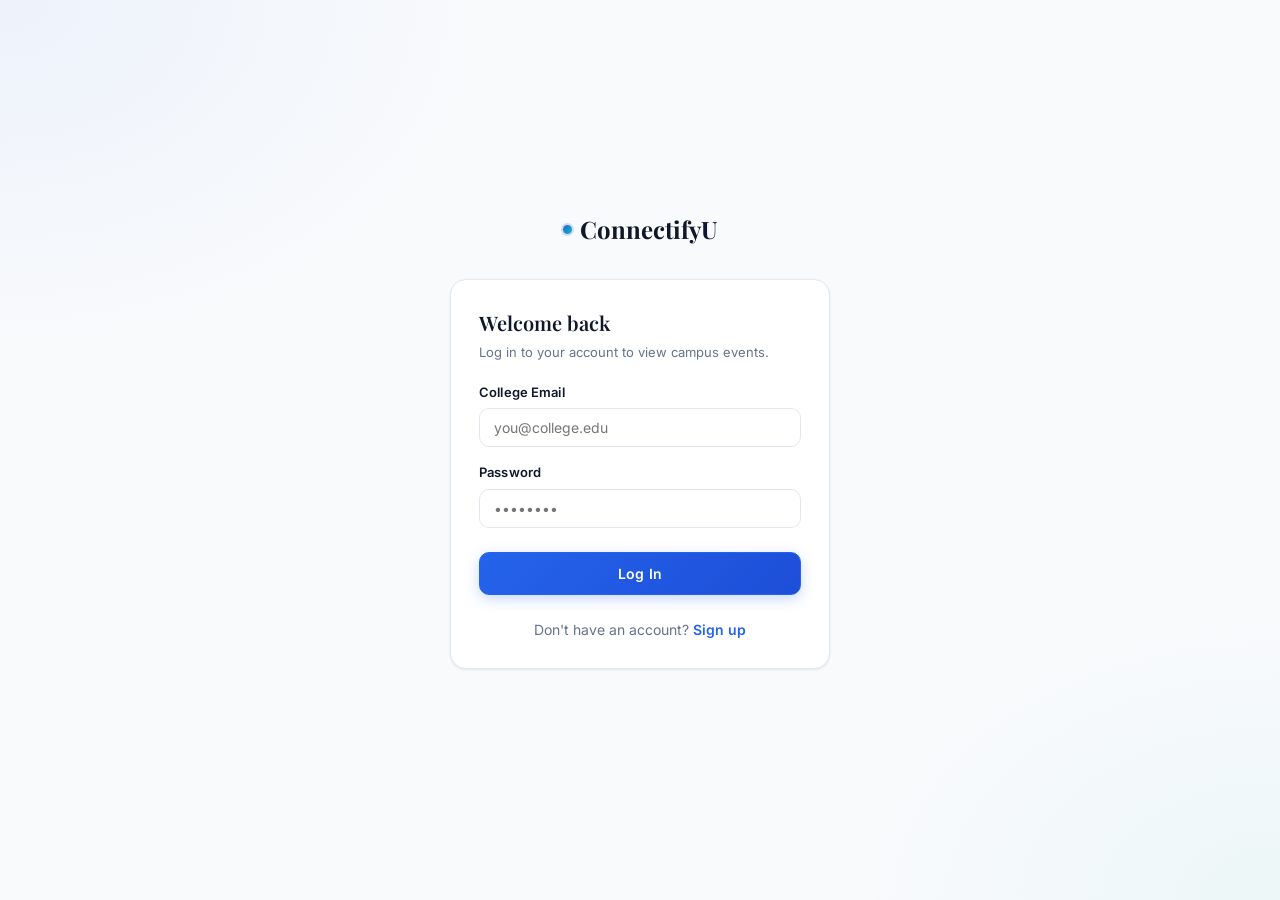
<file: frontend/pages/login.html>
<!DOCTYPE html>
<html lang="en">
<head>
  <meta charset="UTF-8" />
  <meta name="viewport" content="width=device-width, initial-scale=1.0" />
  <title>Log In — ConnectifyU</title>
  <link rel="preconnect" href="https://fonts.googleapis.com" />
  <link rel="preconnect" href="https://fonts.gstatic.com" crossorigin />
  <link href="https://fonts.googleapis.com/css2?family=Inter:wght@400;500;600;700&family=Playfair+Display:wght@600;700&display=swap" rel="stylesheet" />
  <link rel="stylesheet" href="../styles/forms.css" />
</head>
<body style="display: flex; align-items: center; justify-content: center; min-height: 100vh;">

  <main style="width: 100%; max-width: 420px; padding: 20px;">
    <div style="text-align: center; margin-bottom: 32px;">
      <a class="cc-brand" href="../index.html" style="justify-content: center; font-size: 24px;">
        <span class="cc-brand-dot"></span> ConnectifyU
      </a>
    </div>

    <div class="cc-card">
      <h1 class="cc-card-title">Welcome back</h1>
      <p class="cc-card-sub">Log in to your account to view campus events.</p>

      <form onsubmit="auth.login(event)">
        <div class="cc-field" style="margin-bottom: 16px;">
          <label class="cc-label" for="email">College Email</label>
          <input class="cc-input" type="email" id="email" placeholder="you@college.edu" required />
        </div>

        <div class="cc-field" style="margin-bottom: 24px;">
          <label class="cc-label" for="password">Password</label>
          <input class="cc-input" type="password" id="password" placeholder="••••••••" required />
        </div>

        <button type="submit" class="cc-btn cc-btn-primary" style="width: 100%;">Log In</button>
      </form>

      <div style="text-align: center; margin-top: 24px; font-size: 14px; color: var(--c-text-muted);">
        Don't have an account? <a href="./signup.html" style="color: var(--c-primary); font-weight: 600;">Sign up</a>
      </div>
    </div>
  </main>
<script src="../scripts/auth.js"></script>
</body>
</html>
</file>
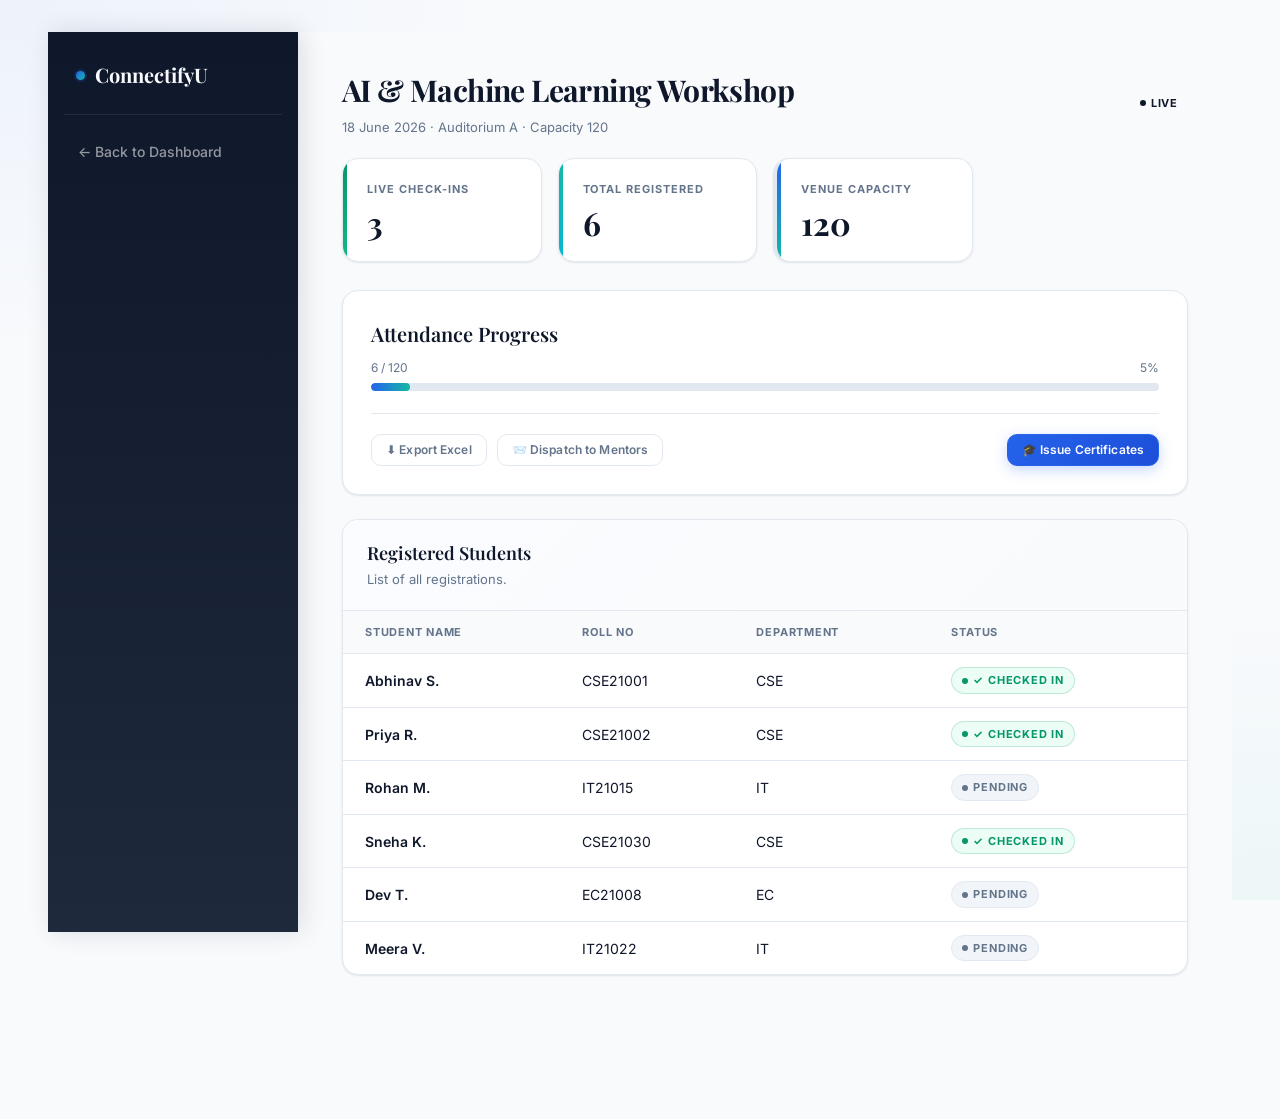
<file: frontend/pages/manage-event.html>
<!DOCTYPE html>
<html lang="en">
<head>
  <meta charset="UTF-8" />
  <meta name="viewport" content="width=device-width, initial-scale=1.0" />
  <title>Manage Event — ConnectifyU</title>
  <link rel="preconnect" href="https://fonts.googleapis.com" />
  <link href="https://fonts.googleapis.com/css2?family=Inter:wght@400;500;600;700&family=Playfair+Display:wght@600;700&display=swap" rel="stylesheet" />
  <link rel="stylesheet" href="../styles/forms.css" />
  <link rel="stylesheet" href="../styles/dashboard.css" />
</head>
<body class="cc-page--dashboard">

  <div class="dash-shell">
    <aside class="dash-sidebar">
      <div class="dash-brand"><span class="cc-brand-dot"></span> ConnectifyU</div>
      <nav class="dash-nav">
        <a href="./organiser-dashboard.html">← Back to Dashboard</a>
      </nav>
    </aside>

    <main class="dash-main">
      <div class="dash-topbar" style="margin-bottom: 20px;">
        <div>
          <h1 id="evTitle">Loading Event...</h1>
          <div class="dash-topbar-sub" id="evMeta">Loading details...</div>
        </div>
        <span class="cc-status" id="evStatus">...</span>
      </div>

      <div class="dash-stats">
        <div class="dash-stat stat-live">
          <div class="dash-stat-label">Live Check-ins</div>
          <div class="dash-stat-value" id="liveCount">-</div>
        </div>
        <div class="dash-stat stat-regs">
          <div class="dash-stat-label">Total Registered</div>
          <div class="dash-stat-value" id="regCount">-</div>
        </div>
        <div class="dash-stat" style="border-left: 4px solid var(--c-border);">
          <div class="dash-stat-label">Venue Capacity</div>
          <div class="dash-stat-value" id="capCount">-</div>
        </div>
      </div>

      <div class="cc-card">
        <h2 class="cc-card-title">Attendance Progress</h2>
        <div class="manage-progress-wrap">
          <div class="manage-progress-label">
            <span id="progFraction">- / - checked in</span>
            <span id="progLabel">0%</span>
          </div>
          <div class="cc-progress">
            <div class="cc-progress-fill" id="progFill" style="width: 0%;" id="progBar"></div>
          </div>
        </div>
        
        <div class="manage-actions">
          <button id="excelBtn" class="cc-btn cc-btn-ghost cc-btn-sm">⬇ Export Excel</button>
          <a href="#" id="dispatchLink" class="cc-btn cc-btn-ghost cc-btn-sm">📨 Dispatch to Mentors</a>
          <button id="certBtn" class="cc-btn cc-btn-primary cc-btn-sm" style="margin-left: auto;">🎓 Issue Certificates</button>
        </div>
      </div>

      <div class="dash-table-card" style="margin-top: 24px;">
        <div class="dash-table-head">
          <div>
            <div class="dash-table-title">Registered Students <span id="liveHint" style="color:var(--c-success);font-size:12px;margin-left:8px;"></span></div>
            <div class="dash-table-sub" id="regTableSub">List of all registrations.</div>
          </div>
        </div>
        
        <div class="cc-empty" id="regEmpty" hidden>
          <div class="cc-empty-icon">🪑</div>
          <div class="cc-empty-title">No registrations yet</div>
        </div>

        <div style="overflow-x:auto;">
          <table class="dash-table">
            <thead>
              <tr>
                <th>Student Name</th>
                <th>Roll No</th>
                <th>Department</th>
                <th>Status</th>
              </tr>
            </thead>
            <tbody id="regBody"></tbody>
          </table>
        </div>
      </div>
    </main>
  </div>

  <div id="toast" class="cc-toast" role="status" aria-live="polite"></div>
  <script src="../scripts/organiser.js"></script>
</body>
</html>
</file>
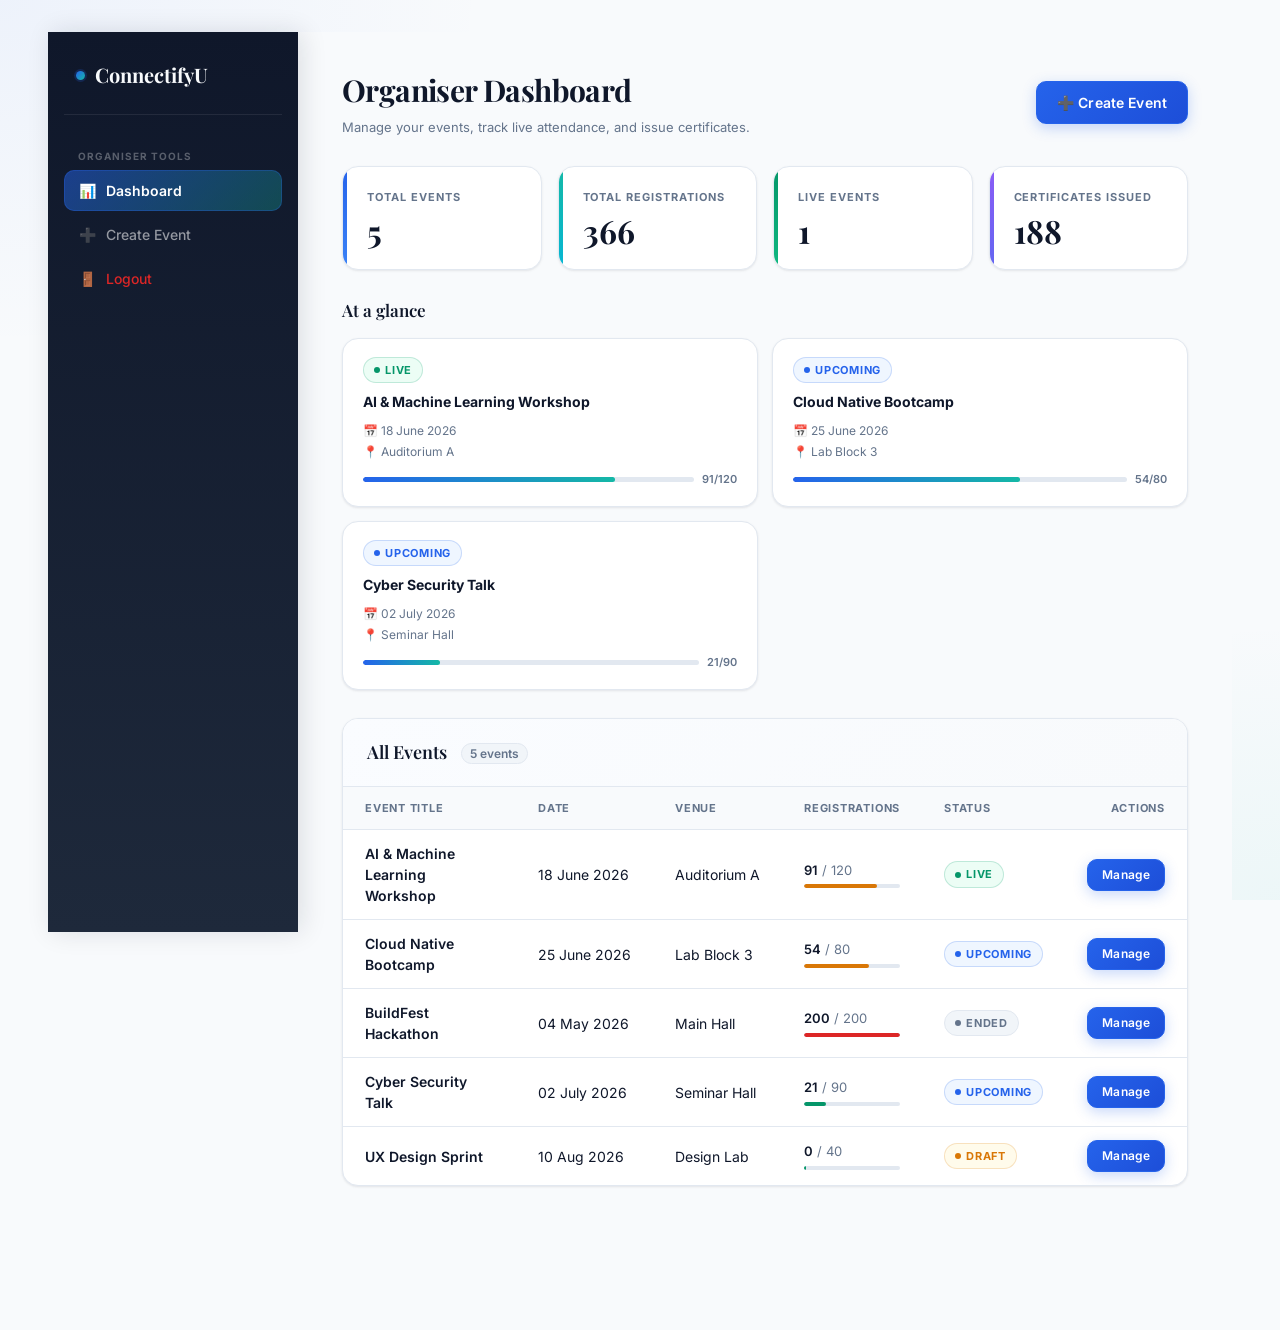
<file: frontend/pages/organiser-dashboard.html>
<!DOCTYPE html>
<html lang="en">
<head>
  <meta charset="UTF-8" />
  <meta name="viewport" content="width=device-width, initial-scale=1.0" />
  <title>Organiser Dashboard — ConnectifyU</title>
  <link rel="preconnect" href="https://fonts.googleapis.com" />
  <link rel="preconnect" href="https://fonts.gstatic.com" crossorigin />
  <link href="https://fonts.googleapis.com/css2?family=Inter:wght@400;500;600;700&family=Playfair+Display:wght@600;700&display=swap" rel="stylesheet" />
  <link rel="stylesheet" href="../styles/forms.css" />
  <link rel="stylesheet" href="../styles/dashboard.css" />
</head>
<body class="cc-page--dashboard">

  <div class="dash-shell">
    <!-- Sidebar -->
    <aside class="dash-sidebar">
      <div class="dash-brand">
        <span class="cc-brand-dot"></span> ConnectifyU
      </div>
      <div class="dash-nav-section">Organiser Tools</div>
      <nav class="dash-nav">
        <a href="#" class="active"><span class="dash-nav-icon">📊</span> Dashboard</a>
        <a href="./create-event.html"><span class="dash-nav-icon">➕</span> Create Event</a>
        <a href="../index.html" style="margin-top: auto; color: var(--c-danger)"><span class="dash-nav-icon">🚪</span> Logout</a>
      </nav>
    </aside>

    <!-- Main Content -->
    <main class="dash-main">
      <div class="dash-topbar">
        <div>
          <h1>Organiser Dashboard</h1>
          <div class="dash-topbar-sub">Manage your events, track live attendance, and issue certificates.</div>
        </div>
        <div class="dash-actions">
          <a href="./create-event.html" class="cc-btn cc-btn-primary">➕ Create Event</a>
        </div>
      </div>

      <!-- Stats Grid (Populated by organiser.js) -->
      <div class="dash-stats">
        <div class="dash-stat stat-events">
          <div class="dash-stat-label">Total Events</div>
          <div class="dash-stat-value" id="statEvents">-</div>
        </div>
        <div class="dash-stat stat-regs">
          <div class="dash-stat-label">Total Registrations</div>
          <div class="dash-stat-value" id="statRegs">-</div>
        </div>
        <div class="dash-stat stat-live">
          <div class="dash-stat-label">Live Events</div>
          <div class="dash-stat-value" id="statLive">-</div>
        </div>
        <div class="dash-stat stat-certs">
          <div class="dash-stat-label">Certificates Issued</div>
          <div class="dash-stat-value" id="statCerts">-</div>
        </div>
      </div>

      <!-- Featured Cards Strip -->
      <section id="eventCardsSection" hidden>
        <div class="ev-cards-header">
          <h2 class="ev-cards-heading">At a glance</h2>
        </div>
        <div class="ev-cards-grid" id="eventCardsWrap"></div>
      </section>

      <!-- Events Table -->
      <div class="dash-table-card">
        <div class="dash-table-head">
          <div>
            <div class="dash-table-title">All Events <span class="ev-count-badge" id="tableEventCount">0</span></div>
          </div>
        </div>
        
        <div id="tableLoading" style="padding: 24px;">Loading events...</div>
        
        <div class="cc-empty" id="eventsEmpty" hidden>
          <div class="cc-empty-icon">📅</div>
          <div class="cc-empty-title">No events yet</div>
          <p class="cc-empty-text">You haven't created any events. Click 'Create Event' to get started.</p>
        </div>

        <div style="overflow-x:auto;">
          <table class="dash-table" id="eventsTable" hidden>
            <thead>
              <tr>
                <th>Event Title</th>
                <th>Date</th>
                <th>Venue</th>
                <th>Registrations</th>
                <th>Status</th>
                <th style="text-align: right;">Actions</th>
              </tr>
            </thead>
            <tbody id="eventsBody"></tbody>
          </table>
        </div>
      </div>

    </main>
  </div>

  <div id="toast" class="cc-toast" role="status" aria-live="polite"></div>
  
  <script src="../scripts/organiser.js"></script>
</body>
</html>
</file>
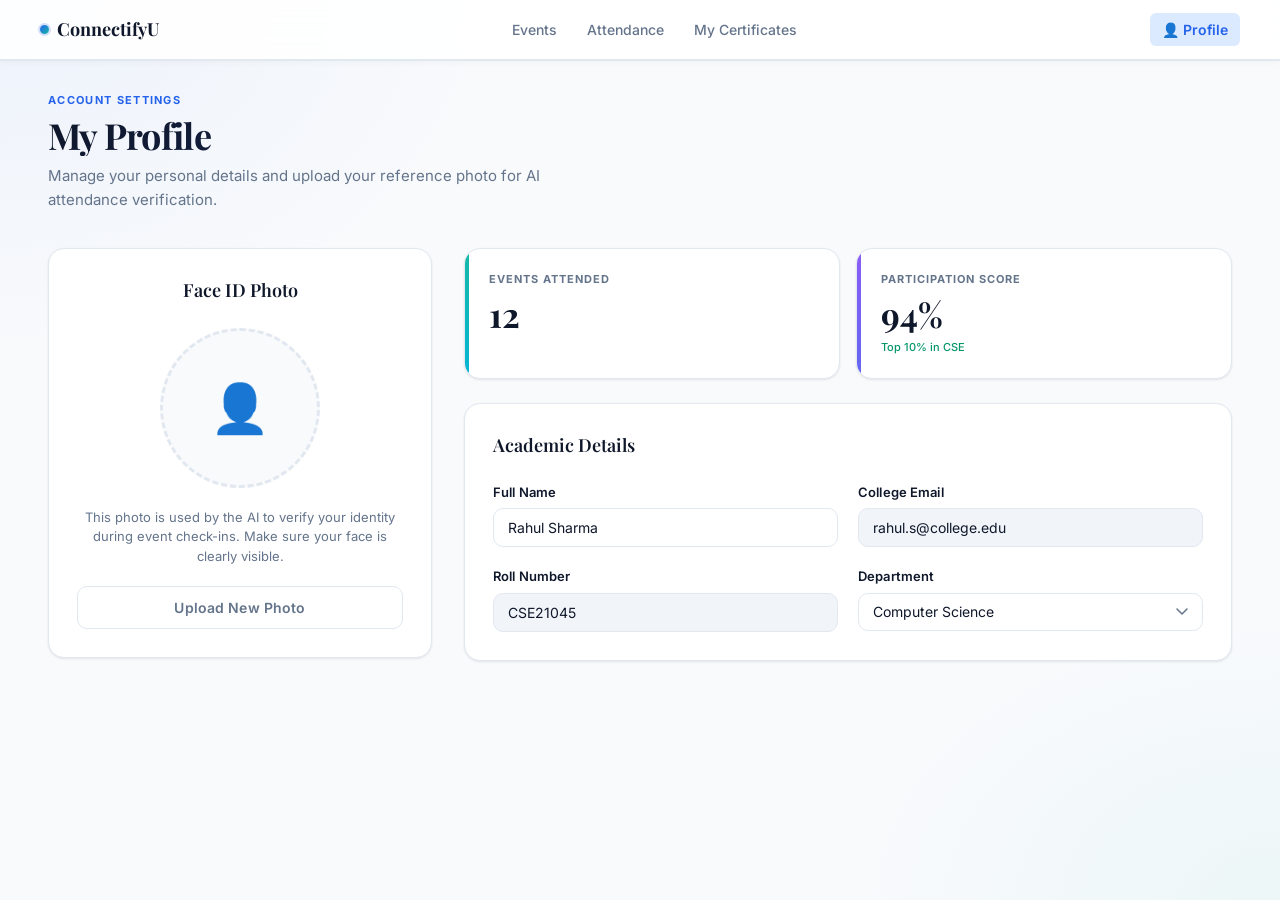
<file: frontend/pages/profile.html>
<!DOCTYPE html>
<html lang="en">
<head>
  <meta charset="UTF-8" />
  <meta name="viewport" content="width=device-width, initial-scale=1.0" />
  <title>My Profile — ConnectifyU</title>
  <link rel="preconnect" href="https://fonts.googleapis.com" />
  <link rel="preconnect" href="https://fonts.gstatic.com" crossorigin />
  <link href="https://fonts.googleapis.com/css2?family=Inter:wght@400;500;600;700&family=Playfair+Display:wght@600;700&display=swap" rel="stylesheet" />
  <link rel="stylesheet" href="../styles/forms.css" />
  <style>
    .profile-layout {
      display: grid;
      grid-template-columns: 1fr 2fr;
      gap: 32px;
      align-items: start;
    }
    @media (max-width: 768px) {
      .profile-layout { grid-template-columns: 1fr; }
    }
    .profile-photo-wrap {
      width: 160px; height: 160px;
      border-radius: 50%;
      border: 3px dashed var(--c-border);
      margin: 0 auto 20px;
      display: flex; align-items: center; justify-content: center;
      overflow: hidden;
      background: #F8FAFC;
      position: relative;
    }
    .profile-photo-wrap img {
      width: 100%; height: 100%; object-fit: cover;
    }
  </style>
</head>
<body>
  <nav class="cc-nav">
    <a class="cc-brand" href="../index.html"><span class="cc-brand-dot"></span> ConnectifyU</a>
    <div class="cc-nav-links">
      <a href="./events.html">Events</a>
      <a href="./checkin.html">Attendance</a>
      <a href="./certificates.html">My Certificates</a>
    </div>
    <div class="cc-nav-links">
      <a class="active" href="./profile.html" class="cc-btn cc-btn-ghost cc-btn-sm" style="padding: 6px 12px;">👤 Profile</a>
    </div>
  </nav>

  <main class="cc-page">
    <header class="cc-page-header">
      <div class="cc-eyebrow">Account Settings</div>
      <h1 class="cc-page-title">My Profile</h1>
      <p class="cc-page-sub">Manage your personal details and upload your reference photo for AI attendance verification.</p>
    </header>

    <div class="profile-layout">
      <div class="cc-card" style="text-align: center;">
        <h2 class="cc-card-title" style="font-size: 18px; margin-bottom: 24px;">Face ID Photo</h2>
        
        <div class="profile-photo-wrap">
          <div style="color: var(--c-text-muted); font-size: 48px;">👤</div>
        </div>
        
        <p style="font-size: 13px; color: var(--c-text-muted); margin-bottom: 20px;">
          This photo is used by the AI to verify your identity during event check-ins. Make sure your face is clearly visible.
        </p>
        
        <button class="cc-btn cc-btn-ghost" style="width: 100%;" onclick="alert('File upload dialog would open here.')">Upload New Photo</button>
      </div>

      <div>
        <div class="cc-stats">
          <div class="cc-stat stat-teal">
            <div class="cc-stat-label">Events Attended</div>
            <div class="cc-stat-value">12</div>
          </div>
          <div class="cc-stat stat-purple">
            <div class="cc-stat-label">Participation Score</div>
            <div class="cc-stat-value">94%</div>
            <div class="cc-stat-delta">Top 10% in CSE</div>
          </div>
        </div>

        <div class="cc-card">
          <h2 class="cc-card-title" style="font-size: 18px; margin-bottom: 24px;">Academic Details</h2>
          <form class="cc-form-grid" onsubmit="event.preventDefault(); alert('Profile updated!');">
            <div class="cc-field">
              <label class="cc-label">Full Name</label>
              <input class="cc-input" type="text" value="Rahul Sharma" />
            </div>
            <div class="cc-field">
              <label class="cc-label">College Email</label>
              <input class="cc-input" type="email" value="rahul.s@college.edu" readonly style="background: #F1F5F9;" />
            </div>
            <div class="cc-field">
              <label class="cc-label">Roll Number</label>
              <input class="cc-input" type="text" value="CSE21045" readonly style="background: #F1F5F9;" />
            </div>
            <div class="cc-field">
              <label class="cc-label">Department</label>
              <select class="cc-select">
                <option value="CSE" selected>Computer Science</option>
                <option value="IT">
</file>
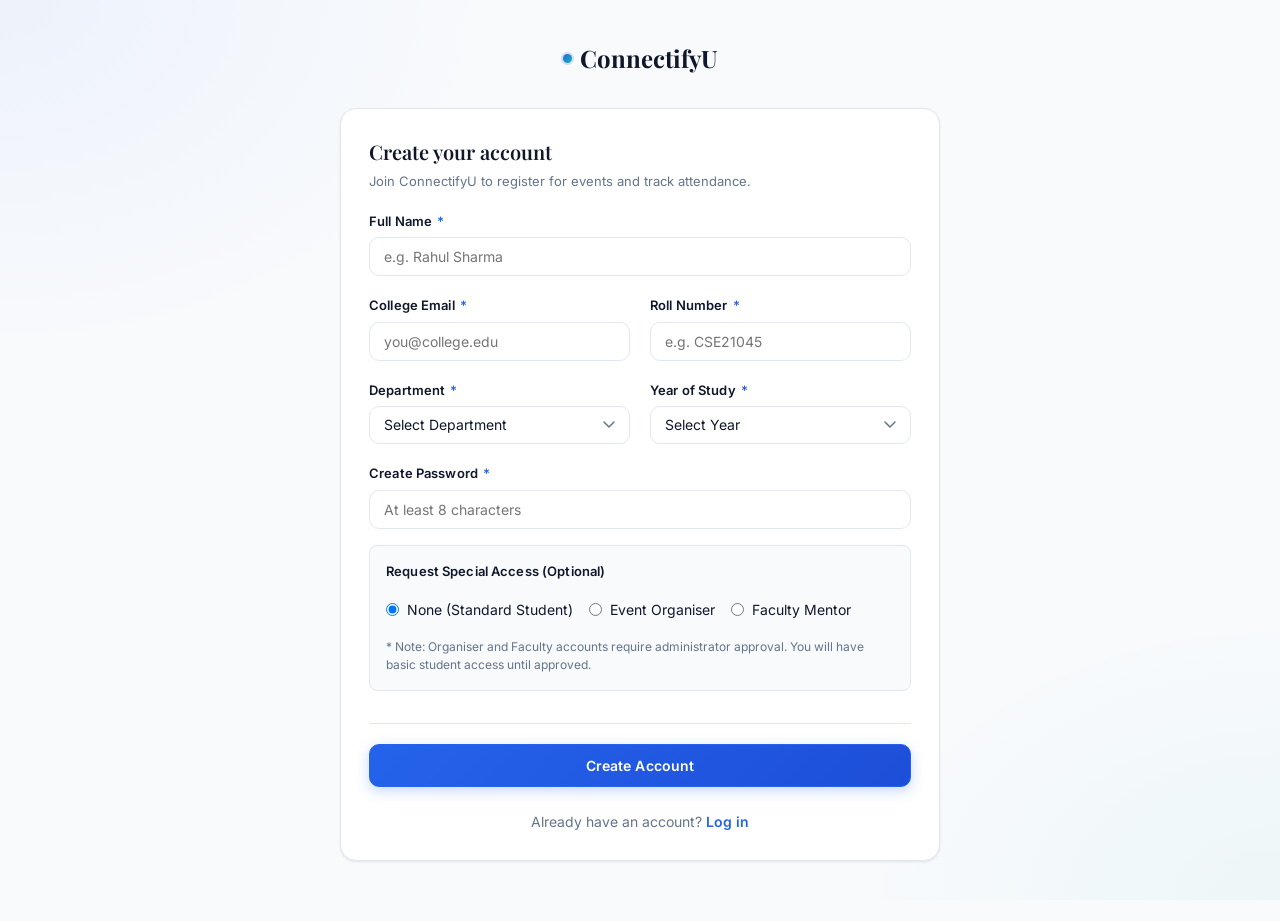
<file: frontend/pages/signup.html>
<!DOCTYPE html>
<html lang="en">
<head>
  <meta charset="UTF-8" />
  <meta name="viewport" content="width=device-width, initial-scale=1.0" />
  <title>Sign Up — ConnectifyU</title>
  <link rel="preconnect" href="https://fonts.googleapis.com" />
  <link rel="preconnect" href="https://fonts.gstatic.com" crossorigin />
  <link href="https://fonts.googleapis.com/css2?family=Inter:wght@400;500;600;700&family=Playfair+Display:wght@600;700&display=swap" rel="stylesheet" />
  <link rel="stylesheet" href="../styles/forms.css" />
</head>
<body style="display: flex; align-items: center; justify-content: center; min-height: 100vh; padding: 40px 20px;">

  <main style="width: 100%; max-width: 600px;">
    <div style="text-align: center; margin-bottom: 32px;">
      <a class="cc-brand" href="../index.html" style="justify-content: center; font-size: 24px;">
        <span class="cc-brand-dot"></span> ConnectifyU
      </a>
    </div>

    <div class="cc-card">
      <h1 class="cc-card-title">Create your account</h1>
      <p class="cc-card-sub">Join ConnectifyU to register for events and track attendance.</p>

      <form action="./login.html" method="GET">
        
        <div class="cc-form-grid">
          <div class="cc-field full">
            <label class="cc-label" for="fullName">Full Name <span class="req">*</span></label>
            <input class="cc-input" type="text" id="fullName" placeholder="e.g. Rahul Sharma" required />
          </div>

          <div class="cc-field">
            <label class="cc-label" for="email">College Email <span class="req">*</span></label>
            <input class="cc-input" type="email" id="email" placeholder="you@college.edu" required />
          </div>

          <div class="cc-field">
            <label class="cc-label" for="rollNo">Roll Number <span class="req">*</span></label>
            <input class="cc-input" type="text" id="rollNo" placeholder="e.g. CSE21045" required />
          </div>

          <div class="cc-field">
            <label class="cc-label" for="dept">Department <span class="req">*</span></label>
            <select class="cc-select" id="dept" required>
              <option value="">Select Department</option>
              <option value="CSE">Computer Science</option>
              <option value="IT">Information Technology</option>
              <option value="ECE">Electronics</option>
              <option value="MECH">Mechanical</option>
            </select>
          </div>

          <div class="cc-field">
            <label class="cc-label" for="year">Year of Study <span class="req">*</span></label>
            <select class="cc-select" id="year" required>
              <option value="">Select Year</option>
              <option value="1">1st Year</option>
              <option value="2">2nd Year</option>
              <option value="3">3rd Year</option>
              <option value="4">4th Year</option>
            </select>
          </div>

          <div class="cc-field full">
            <label class="cc-label" for="password">Create Password <span class="req">*</span></label>
            <input class="cc-input" type="password" id="password" placeholder="At least 8 characters" required />
          </div>
        </div>
<div class="cc-field full" style="margin-top: 16px; padding: 16px; background: var(--c-bg); border-radius: 8px; border: 1px solid var(--c-border);">
            <label class="cc-label" style="margin-bottom: 12px;">Request Special Access (Optional)</label>
            
            <div style="display: flex; gap: 16px; flex-wrap: wrap;">
              <label style="display: flex; align-items: center; gap: 8px; font-size: 14px; cursor: pointer;">
                <input type="radio" name="roleRequest" value="student" checked />
                None (Standard Student)
              </label>
              
              <label style="display: flex; align-items: center; gap: 8px; font-size: 14px; cursor: pointer;">
                <input type="radio" name="roleRequest" value="organiser" />
                Event Organiser
              </label>
              
              <label style="display: flex; align-items: center; gap: 8px; font-size: 14px; cursor: pointer;">
                <input type="radio" name="roleRequest" value="faculty" />
                Faculty Mentor
              </label>
            </div>
            <div style="font-size: 12px; color: var(--c-text-muted); margin-top: 12px;">
              * Note: Organiser and Faculty accounts require administrator approval. You will have basic student access until approved.
            </div>
          </div>
        <div class="cc-form-actions" style="margin-top: 32px;">
          <button type="submit" class="cc-btn cc-btn-primary" style="width: 100%;">Create Account</button>
        </div>
      </form>

      <div style="text-align: center; margin-top: 24px; font-size: 14px; color: var(--c-text-muted);">
        Already have an account? <a href="./login.html" style="color: var(--c-primary); font-weight: 600;">Log in</a>
      </div>
    </div>
  </main>

</body>
</html>
</file>
<file: frontend/styles/forms.css>
/* ============================================================
   ConnectifyU — Base Design System (forms.css)
   Color tokens, typography, nav, page layout, cards,
   stats, tables, buttons, form controls, badges, toasts.
   All other stylesheets (dashboard.css, events.css) build on top.
   ============================================================ */

/* ---------- Reset ---------- */
*, *::before, *::after { box-sizing: border-box; margin: 0; padding: 0; }
a { color: inherit; text-decoration: none; }
button { font: inherit; cursor: pointer; }
img { display: block; max-width: 100%; }

/* ---------- Design tokens ---------- */
:root {
  /* Brand palette */
  --c-primary:       #2563EB;
  --c-primary-dark:  #1D4ED8;
  --c-primary-light: #DBEAFE;
  --c-secondary:     #14B8A6;
  --c-secondary-dark:#0D9488;
  --c-accent:        #8B5CF6;
  --c-accent-bg:     #EDE9FE;
  --c-deep:          #0F172A;

  /* Surfaces & borders */
  --c-bg:      #F8FAFC;
  --c-surface: #FFFFFF;
  --c-border:  #E2E8F0;

  /* Text */
  --c-text:       #0F172A;
  --c-text-muted: #64748B;

  /* Semantic */
  --c-success:    #059669;
  --c-success-bg: #ECFDF5;
  --c-danger:     #DC2626;
  --c-danger-bg:  #FEF2F2;
  --c-warning:    #D97706;
  --c-warning-bg: #FFFBEB;
  --c-info:       #2563EB;
  --c-info-bg:    #EFF6FF;

  /* Radii */
  --radius-sm: 6px;
  --radius-md: 10px;
  --radius-lg: 16px;
  --radius-xl: 22px;

  /* Shadows */
  --shadow-sm:      0 1px 3px rgba(15,23,42,.06), 0 1px 2px rgba(15,23,42,.04);
  --shadow-md:      0 4px 16px rgba(15,23,42,.08), 0 2px 6px rgba(15,23,42,.04);
  --shadow-lg:      0 12px 32px rgba(15,23,42,.10), 0 4px 12px rgba(15,23,42,.06);
  --shadow-primary: 0 4px 14px rgba(37,99,235,.25);
  --shadow-teal:    0 4px 14px rgba(20,184,166,.25);

  /* Typography */
  --font-display: 'Playfair Display', Georgia, serif;
  --font-body:    'Inter', system-ui, sans-serif;
}

/* ---------- Base ---------- */
html { font-size: 16px; -webkit-font-smoothing: antialiased; }
body {
  font-family: var(--font-body);
  background: var(--c-bg);
  color: var(--c-text);
  line-height: 1.5;
  min-height: 100vh;
  background-image:
    radial-gradient(ellipse 700px 500px at 0% 0%, rgba(37,99,235,.05) 0%, transparent 70%),
    radial-gradient(ellipse 600px 400px at 100% 100%, rgba(20,184,166,.05) 0%, transparent 70%);
  background-attachment: fixed;
}

/* ---------- Navigation ---------- */
.cc-nav {
  position: sticky;
  top: 0;
  z-index: 100;
  background: rgba(255,255,255,.88);
  backdrop-filter: blur(16px);
  -webkit-backdrop-filter: blur(16px);
  border-bottom: 1px solid var(--c-border);
  display: flex;
  align-items: center;
  justify-content: space-between;
  gap: 24px;
  padding: 0 40px;
  height: 60px;
  box-shadow: 0 1px 0 var(--c-border), 0 2px 8px rgba(15,23,42,.04);
}

.cc-brand {
  font-family: var(--font-display);
  font-size: 18px;
  font-weight: 700;
  color: var(--c-deep);
  display: flex;
  align-items: center;
  gap: 8px;
  white-space: nowrap;
  flex-shrink: 0;
}

.cc-brand-dot {
  width: 9px;
  height: 9px;
  border-radius: 50%;
  background: linear-gradient(135deg, var(--c-primary), var(--c-secondary));
  display: inline-block;
  flex-shrink: 0;
  box-shadow: 0 0 0 2px rgba(37,99,235,.2);
}

.cc-nav-links {
  display: flex;
  align-items: center;
  gap: 2px;
}

.cc-nav-links a {
  font-size: 14px;
  font-weight: 500;
  color: var(--c-text-muted);
  padding: 6px 14px;
  border-radius: var(--radius-sm);
  transition: color .15s, background .15s;
}
.cc-nav-links a:hover  { color: var(--c-deep); background: var(--c-primary-light); }
.cc-nav-links a.active {
  color: var(--c-primary);
  background: var(--c-primary-light);
  font-weight: 600;
}

/* ---------- Page shell ---------- */
.cc-page {
  width: 100%;
  max-width: 100%;
  padding: 32px 48px 72px;
}

/* ---------- Page header ---------- */
.cc-page-header { margin-bottom: 36px; }

.cc-eyebrow {
  font-size: 11px;
  font-weight: 700;
  text-transform: uppercase;
  letter-spacing: 0.12em;
  color: var(--c-primary);
  margin-bottom: 6px;
}

.cc-page-title {
  font-family: var(--font-display);
  font-size: 36px;
  font-weight: 700;
  line-height: 1.15;
  letter-spacing: -0.02em;
  background: linear-gradient(135deg, var(--c-deep) 0%, #1e3a8a 100%);
  -webkit-background-clip: text;
  -webkit-text-fill-color: transparent;
  background-clip: text;
}

.cc-page-sub {
  font-size: 15px;
  color: var(--c-text-muted);
  margin-top: 8px;
  max-width: 560px;
  line-height: 1.6;
}

/* ---------- Cards ---------- */
.cc-card {
  background: var(--c-surface);
  border: 1px solid var(--c-border);
  border-radius: var(--radius-lg);
  padding: 28px;
  box-shadow: var(--shadow-sm);
  margin-bottom: 20px;
  transition: box-shadow .2s ease, transform .2s ease;
}
.cc-card:hover { box-shadow: var(--shadow-md); }

.cc-card-title {
  font-family: var(--font-display);
  font-size: 20px;
  font-weight: 600;
  color: var(--c-deep);
  margin-bottom: 4px;
}

.cc-card-sub {
  font-size: 13px;
  color: var(--c-text-muted);
  margin-bottom: 20px;
  line-height: 1.6;
}

/* ---------- Stat boxes ---------- */
.cc-stats {
  display: grid;
  grid-template-columns: repeat(auto-fit, minmax(180px, 1fr));
  gap: 16px;
  margin-bottom: 24px;
}

.cc-stat {
  background: var(--c-surface);
  border: 1px solid var(--c-border);
  border-radius: var(--radius-lg);
  padding: 22px 24px;
  box-shadow: var(--shadow-sm);
  position: relative;
  overflow: hidden;
  transition: box-shadow .2s ease, transform .2s ease;
}
.cc-stat:hover { box-shadow: var(--shadow-md); transform: translateY(-2px); }
.cc-stat::before {
  content: "";
  position: absolute;
  left: 0; top: 0; bottom: 0;
  width: 4px;
  background: linear-gradient(180deg, var(--c-primary), var(--c-secondary));
}
.cc-stat.stat-teal::before   { background: linear-gradient(180deg, var(--c-secondary), #06b6d4); }
.cc-stat.stat-purple::before { background: linear-gradient(180deg, var(--c-accent), #6366f1); }
.cc-stat.stat-green::before  { background: linear-gradient(180deg, var(--c-success), #10b981); }

.cc-stat-label {
  font-size: 11px;
  font-weight: 700;
  text-transform: uppercase;
  letter-spacing: 0.09em;
  color: var(--c-text-muted);
  margin-bottom: 10px;
}
.cc-stat-value {
  font-family: var(--font-display);
  font-size: 34px;
  font-weight: 700;
  color: var(--c-deep);
  line-height: 1;
}
.cc-stat-delta { font-size: 11px; color: var(--c-success); margin-top: 8px; font-weight: 500; }

/* ---------- Table ---------- */
.cc-table-wrap {
  border: 1px solid var(--c-border);
  border-radius: var(--radius-lg);
  overflow: hidden;
  box-shadow: var(--shadow-sm);
}

.cc-table { width: 100%; border-collapse: collapse; }

.cc-table th {
  background: #F8FAFC;
  font-size: 11px;
  font-weight: 700;
  text-transform: uppercase;
  letter-spacing: 0.07em;
  color: var(--c-text-muted);
  padding: 12px 20px;
  text-align: left;
  border-bottom: 1px solid var(--c-border);
}
.cc-table td {
  padding: 14px 20px;
  font-size: 14px;
  border-bottom: 1px solid var(--c-border);
  vertical-align: middle;
}
.cc-table tbody tr:last-child td { border-bottom: none; }
.cc-table tbody tr:hover { background: #F8FAFC; transition: background .12s; }
.cc-table .row-title { font-weight: 600; color: var(--c-deep); }

/* ---------- Buttons ---------- */
.cc-btn {
  display: inline-flex;
  align-items: center;
  justify-content: center;
  gap: 6px;
  font-size: 14px;
  font-weight: 600;
  padding: 10px 20px;
  border-radius: var(--radius-md);
  border: 1px solid transparent;
  cursor: pointer;
  transition: all 0.2s cubic-bezier(0.4, 0, 0.2, 1);
  white-space: nowrap;
  text-decoration: none;
  letter-spacing: 0.01em;
}

.cc-btn-primary {
  background: linear-gradient(135deg, var(--c-primary) 0%, #1D4ED8 100%);
  color: #fff;
  border-color: var(--c-primary);
  box-shadow: var(--shadow-primary);
}
.cc-btn-primary:hover {
  background: linear-gradient(135deg, var(--c-primary-dark) 0%, #1e40af 100%);
  border-color: var(--c-primary-dark);
  box-shadow: 0 6px 20px rgba(37,99,235,.35);
  transform: translateY(-2px);
}
.cc-btn-primary:active { transform: translateY(0); }

.cc-btn-ghost {
  background: transparent;
  color: var(--c-text-muted);
  border-color: var(--c-border);
}
.cc-btn-ghost:hover {
  background: var(--c-primary-light);
  border-color: rgba(37,99,235,.3);
  color: var(--c-primary);
  transform: translateY(-2px);
}
.cc-btn-ghost:active { transform: translateY(0); }

.cc-btn-teal {
  background: linear-gradient(135deg, var(--c-secondary) 0%, var(--c-secondary-dark) 100%);
  color: #fff;
  border-color: var(--c-secondary);
  box-shadow: var(--shadow-teal);
}
.cc-btn-teal:hover {
  box-shadow: 0 6px 20px rgba(20,184,166,.35);
  transform: translateY(-2px);
}

.cc-btn-sm { font-size: 12px; padding: 6px 14px; }

.cc-btn:disabled {
  opacity: 0.45;
  cursor: not-allowed;
  pointer-events: none;
  transform: none;
  box-shadow: none;
}

/* ---------- Loading button spinner ---------- */
.cc-btn.loading {
  position: relative;
  color: transparent !important;
  pointer-events: none;
  transform: none !important;
}
.cc-btn.loading::after {
  content: "";
  position: absolute;
  width: 15px; height: 15px;
  border: 2px solid rgba(255,255,255,.35);
  border-top-color: #fff;
  border-radius: 50%;
  animation: cc-spin .55s linear infinite;
}
.cc-btn-ghost.loading::after {
  border-color: rgba(37,99,235,.2);
  border-top-color: var(--c-primary);
}

/* ---------- Icon buttons ----------
   .icon-btn  = class used in JS-generated HTML (organiser.js)
   .cc-icon-btn = design-system name
   Single definition covers both — no duplication in dashboard.css. ---------- */
.icon-btn,
.cc-icon-btn {
  width: 32px; height: 32px;
  border-radius: var(--radius-sm);
  border: 1px solid var(--c-border);
  background: var(--c-surface);
  color: var(--c-text-muted);
  display: inline-flex;
  align-items: center;
  justify-content: center;
  cursor: pointer;
  transition: all .15s ease;
  font-size: 14px;
}
.icon-btn:hover,
.cc-icon-btn:hover {
  border-color: var(--c-primary);
  color: var(--c-primary);
  background: var(--c-primary-light);
  transform: scale(1.05);
}
.icon-btn.danger:hover,
.cc-icon-btn.danger:hover {
  border-color: var(--c-danger);
  color: var(--c-danger);
  background: var(--c-danger-bg);
}
.cc-icon-btn[aria-pressed="true"] {
  border-color: var(--c-primary);
  color: var(--c-primary);
  background: var(--c-primary-light);
}

/* ---------- Form elements ---------- */
.cc-form-grid {
  display: grid;
  grid-template-columns: repeat(2, 1fr);
  gap: 20px;
}

.cc-field { display: flex; flex-direction: column; gap: 6px; }
.cc-field.full { grid-column: 1 / -1; }

.cc-label {
  font-size: 13px;
  font-weight: 600;
  color: var(--c-text);
  letter-spacing: 0.01em;
}
.cc-label .req { color: var(--c-primary); margin-left: 2px; }

.cc-input,
.cc-select,
.cc-textarea {
  width: 100%;
  font-family: var(--font-body);
  font-size: 14px;
  color: var(--c-text);
  background: var(--c-surface);
  border: 1.5px solid var(--c-border);
  border-radius: var(--radius-md);
  padding: 10px 14px;
  transition: border-color .15s, box-shadow .15s, background .15s;
  outline: none;
}
.cc-input:focus,
.cc-select:focus,
.cc-textarea:focus {
  border-color: var(--c-primary);
  box-shadow: 0 0 0 4px rgba(37,99,235,.15);
  background: #FAFCFF;
}
.cc-input:hover:not(:focus),
.cc-select:hover:not(:focus),
.cc-textarea:hover:not(:focus) {
  border-color: #cbd5e1;
}
.cc-input.invalid,
.cc-select.invalid,
.cc-textarea.invalid {
  border-color: var(--c-danger);
  box-shadow: 0 0 0 4px rgba(220,38,38,.12);
}

.cc-select {
  appearance: none;
  background-image: url("data:image/svg+xml,%3Csvg xmlns='http://www.w3.org/2000/svg' width='12' height='8' fill='none'%3E%3Cpath d='M1 1l5 5 5-5' stroke='%2364748B' stroke-width='1.5' stroke-linecap='round' stroke-linejoin='round'/%3E%3C/svg%3E");
  background-repeat: no-repeat;
  background-position: right 14px center;
  padding-right: 38px;
  cursor: pointer;
}

.cc-textarea { resize: vertical; min-height: 90px; line-height: 1.6; }

.cc-hint {
  font-size: 12px;
  color: var(--c-text-muted);
  margin-top: 2px;
}

.cc-error-msg {
  font-size: 12px;
  color: var(--c-danger);
  display: none;
  align-items: center;
  gap: 5px;
  margin-top: 3px;
  font-weight: 500;
}
.cc-error-msg::before { content: "⚠ "; }

.cc-field.has-error .cc-error-msg { display: flex; }
.cc-field.has-error .cc-input,
.cc-field.has-error .cc-select,
.cc-field.has-error .cc-textarea {
  border-color: var(--c-danger);
  box-shadow: 0 0 0 4px rgba(220,38,38,.12);
}

/* ---------- Form actions footer ---------- */
.cc-form-actions {
  display: flex;
  justify-content: flex-end;
  gap: 10px;
  margin-top: 28px;
  padding-top: 20px;
  border-top: 1px solid var(--c-border);
  align-items: center;
}

/* ---------- File upload ---------- */
.cc-upload {
  display: flex;
  flex-direction: column;
  align-items: center;
  justify-content: center;
  gap: 8px;
  border: 2px dashed var(--c-border);
  border-radius: var(--radius-lg);
  padding: 44px 24px;
  cursor: pointer;
  transition: border-color .15s, background .15s;
  text-align: center;
  background: #FAFCFF;
}
.cc-upload:hover {
  border-color: var(--c-primary);
  background: var(--c-primary-light);
}
.cc-upload input { display: none; }
.cc-upload-icon { font-size: 32px; }
.cc-upload-text { font-size: 14px; font-weight: 600; color: var(--c-deep); }
.cc-upload-hint { font-size: 12px; color: var(--c-text-muted); }

.cc-poster-preview {
  display: none;
  margin-top: 16px;
  max-height: 220px;
  border-radius: var(--radius-md);
  border: 1px solid var(--c-border);
  object-fit: cover;
  box-shadow: var(--shadow-sm);
  width: 100%;
}

/* ---------- Speaker row ---------- */
.cc-speaker-row {
  display: flex;
  gap: 20px;
  align-items: flex-start;
}

.cc-speaker-avatar {
  width: 80px;
  height: 80px;
  flex-shrink: 0;
  border-radius: 50%;
  border: 2px dashed var(--c-border);
  display: flex;
  align-items: center;
  justify-content: center;
  font-size: 11px;
  color: var(--c-text-muted);
  cursor: pointer;
  text-align: center;
  overflow: hidden;
  transition: border-color .15s, background .15s;
}
.cc-speaker-avatar:hover {
  border-color: var(--c-primary);
  background: var(--c-primary-light);
}

/* ---------- Progress bar ---------- */
.cc-progress {
  height: 8px;
  background: #E2E8F0;
  border-radius: 99px;
  overflow: hidden;
}
.cc-progress-fill {
  height: 100%;
  background: linear-gradient(90deg, var(--c-primary) 0%, var(--c-secondary) 100%);
  border-radius: 99px;
  transition: width .5s cubic-bezier(0.4, 0, 0.2, 1);
}

/* ---------- Status badges (.cc-badge) ---------- */
.cc-badge {
  font-size: 10px;
  font-weight: 700;
  text-transform: uppercase;
  letter-spacing: 0.07em;
  padding: 3px 9px;
  border-radius: 99px;
  background: var(--c-success-bg);
  color: var(--c-success);
  border: 1px solid rgba(5,150,105,.15);
}

/* ---------- Status pills ----------
   .status     = class emitted by organiser.js (JS-generated HTML)
   .cc-status  = design-system name
   Single definition covers both — no duplication in dashboard.css. ---------- */
.status,
.cc-status {
  font-size: 11px;
  font-weight: 700;
  text-transform: uppercase;
  letter-spacing: 0.07em;
  padding: 4px 10px;
  border-radius: 99px;
  display: inline-flex;
  align-items: center;
  gap: 5px;
}
.status::before,
.cc-status::before {
  content: "";
  width: 6px; height: 6px;
  border-radius: 50%;
  background: currentColor;
  flex-shrink: 0;
}
.status.live,
.cc-status.live     { background: var(--c-success-bg); color: var(--c-success); border: 1px solid rgba(5,150,105,.2); }
.status.upcoming,
.cc-status.upcoming { background: var(--c-info-bg);    color: var(--c-info);    border: 1px solid rgba(37,99,235,.2); }
.status.ended,
.cc-status.ended    { background: #F1F5F9; color: var(--c-text-muted); border: 1px solid var(--c-border); }
.status.draft,
.cc-status.draft    { background: var(--c-warning-bg); color: var(--c-warning); border: 1px solid rgba(217,119,6,.2); }
.status.cancelled,
.cc-status.cancelled{ background: var(--c-danger-bg);  color: var(--c-danger);  border: 1px solid rgba(220,38,38,.2); }
.status.live::before,
.cc-status.live::before { animation: cc-pulse 1.5s ease-in-out infinite; }

/* ---------- Toast ---------- */
.cc-toast {
  position: fixed;
  bottom: 28px;
  left: 50%;
  transform: translateX(-50%) translateY(16px);
  background: #0F172A;
  color: #fff;
  font-size: 14px;
  font-weight: 500;
  padding: 13px 24px;
  border-radius: var(--radius-lg);
  box-shadow: 0 8px 24px rgba(15,23,42,.2);
  opacity: 0;
  pointer-events: none;
  transition: opacity .22s cubic-bezier(0.4,0,0.2,1), transform .22s cubic-bezier(0.4,0,0.2,1);
  white-space: nowrap;
  z-index: 9999;
  letter-spacing: 0.01em;
}
.cc-toast.show    { opacity: 1; transform: translateX(-50%) translateY(0); }
.cc-toast.success { background: linear-gradient(135deg, var(--c-success), #10b981); }
.cc-toast.error   { background: linear-gradient(135deg, var(--c-danger), #ef4444); }

/* ---------- Empty state ---------- */
.cc-empty {
  text-align: center;
  padding: 64px 24px;
  color: var(--c-text-muted);
}
.cc-empty-icon  { font-size: 48px; margin-bottom: 16px; }
.cc-empty-title { font-family: var(--font-display); font-size: 22px; color: var(--c-deep); margin-bottom: 8px; }
.cc-empty-text  { font-size: 14px; max-width: 360px; margin: 0 auto; }

/* ---------- Skeleton loading ---------- */
.cc-skeleton {
  background: linear-gradient(90deg, #E2E8F0 25%, #F1F5F9 50%, #E2E8F0 75%);
  background-size: 200% 100%;
  animation: cc-shimmer 1.4s ease-in-out infinite;
  border-radius: var(--radius-md);
  display: block;
}

/* ---------- Certificates ---------- */
.cc-cert-list { display: flex; flex-direction: column; gap: 16px; }

.cc-cert-card {
  background: var(--c-surface);
  border: 1px solid var(--c-border);
  border-radius: var(--radius-lg);
  padding: 24px 28px;
  display: flex;
  align-items: center;
  gap: 20px;
  box-shadow: var(--shadow-sm);
  transition: box-shadow .25s ease, transform .25s ease, border-color .25s ease, filter .25s ease;
  cursor: default;
  position: relative;
  overflow: hidden;
}
.cc-cert-card:hover {
  box-shadow: 0 8px 28px rgba(37,99,235,.14), 0 2px 8px rgba(15,23,42,.06);
  border-color: rgba(37,99,235,.3);
  transform: scale(1.02);
  filter: brightness(1.02);
}

.cc-cert-icon {
  font-size: 36px;
  flex-shrink: 0;
  filter: drop-shadow(0 2px 6px rgba(37,99,235,.2));
  transition: transform .25s ease;
}
.cc-cert-card:hover .cc-cert-icon { transform: scale(1.15) rotate(-4deg); }

.cc-cert-body   { flex: 1; min-width: 0; }
.cc-cert-event  { font-weight: 700; color: var(--c-deep); font-size: 16px; margin-bottom: 6px; }
.cc-cert-meta   { display: flex; align-items: center; gap: 12px; flex-wrap: wrap; font-size: 12px; color: var(--c-text-muted); }
.cc-cert-actions{ display: flex; gap: 8px; flex-shrink: 0; z-index: 2; position: relative; }

/* Hover overlay */
.cc-cert-overlay {
  position: absolute;
  inset: 0;
  background: linear-gradient(135deg, rgba(15,23,42,.82) 0%, rgba(30,58,138,.78) 100%);
  display: flex;
  flex-direction: column;
  align-items: center;
  justify-content: center;
  gap: 6px;
  padding: 20px 28px;
  opacity: 0;
  transition: opacity .25s ease;
  pointer-events: none;
  border-radius: inherit;
  z-index: 1;
}
.cc-cert-card:hover .cc-cert-overlay { opacity: 1; }
.cc-cert-overlay-title {
  font-family: var(--font-display);
  font-size: 16px; font-weight: 700;
  color: #fff; text-align: center; line-height: 1.3;
}
.cc-cert-overlay-desc {
  font-size: 12px; color: rgba(255,255,255,.72);
  text-align: center; line-height: 1.5; max-width: 320px;
}

/* Certificate preview modal */
.cc-cert-modal-overlay {
  position: fixed; inset: 0; z-index: 1000;
  background: rgba(15,23,42,.6);
  backdrop-filter: blur(6px);
  display: flex; align-items: center; justify-content: center;
  padding: 24px;
}
.cc-cert-modal-overlay.is-open { animation: cc-fade-in .2s ease; }
.cc-cert-modal-overlay[hidden] { display: none !important; }

.cc-cert-modal {
  background: var(--c-surface);
  border-radius: var(--radius-xl);
  box-shadow: var(--shadow-lg);
  width: 88vw; max-width: 960px;
  height: 88vh;
  display: flex; flex-direction: column;
  overflow: hidden;
}
.cc-cert-modal-overlay.is-open .cc-cert-modal { animation: cc-slide-up .22s cubic-bezier(0.4,0,0.2,1); }

.cc-cert-modal-header {
  display: flex; align-items: center; justify-content: space-between;
  padding: 18px 24px;
  border-bottom: 1px solid var(--c-border);
  flex-shrink: 0;
}
.cc-cert-modal-title {
  font-family: var(--font-display); font-size: 18px; font-weight: 600;
  color: var(--c-deep);
}
.cc-cert-modal-close {
  width: 36px; height: 36px; border-radius: 50%;
  border: 1px solid var(--c-border);
  background: var(--c-surface);
  display: flex; align-items: center; justify-content: center;
  cursor: pointer; font-size: 16px; color: var(--c-text-muted);
  transition: background .12s, color .12s;
}
.cc-cert-modal-close:hover { background: var(--c-danger-bg); color: var(--c-danger); }

.cc-cert-modal-body { flex: 1; overflow: hidden; padding: 0; }
.cc-cert-modal-body iframe { width: 100%; height: 100%; border: none; }
.cc-cert-modal-body .cc-cert-mock-preview {
  width: 100%; height: 100%;
  display: flex; flex-direction: column; align-items: center; justify-content: center;
  gap: 16px; padding: 40px;
  background: linear-gradient(135deg, #EFF6FF 0%, #F0FDFA 100%);
}
.cc-cert-modal-body .cc-cert-mock-preview .cert-icon  { font-size: 72px; }
.cc-cert-modal-body .cc-cert-mock-preview .cert-title {
  font-family: var(--font-display); font-size: 28px; font-weight: 700;
  color: var(--c-deep); text-align: center;
}
.cc-cert-modal-body .cc-cert-mock-preview .cert-meta {
  font-size: 15px; color: var(--c-text-muted); text-align: center; line-height: 1.7;
}

/* ---------- Check-in ---------- */
.cc-checkin-grid {
  display: grid;
  grid-template-columns: 1fr 1fr;
  gap: 32px;
  align-items: start;
}

.cc-video-wrap {
  background: #0F172A;
  border-radius: var(--radius-lg);
  overflow: hidden;
  aspect-ratio: 4/3;
  position: relative;
  box-shadow: var(--shadow-md);
  border: 3px solid rgba(37,99,235,.2);
}
.cc-video-wrap video { width: 100%; height: 100%; object-fit: cover; }
.cc-video-wrap::before,
.cc-video-wrap::after {
  content: "";
  position: absolute;
  width: 28px; height: 28px;
  border: 3px solid var(--c-primary);
  z-index: 2;
  border-radius: 3px;
}
.cc-video-wrap::before { top: 12px; left: 12px; border-right: none; border-bottom: none; }
.cc-video-wrap::after  { top: 12px; right: 12px; border-left: none; border-bottom: none; }

.cc-status-list { display: flex; flex-direction: column; gap: 12px; }

.cc-status-row {
  display: flex;
  align-items: flex-start;
  gap: 12px;
  padding: 14px 16px;
  border-radius: var(--radius-md);
  border: 1.5px solid var(--c-border);
  background: #F8FAFC;
  transition: background .25s ease, border-color .25s ease, transform .2s ease;
}
.cc-status-row.ok   { background: var(--c-success-bg); border-color: rgba(5,150,105,.25); transform: scale(1.01); }
.cc-status-row.fail { background: var(--c-danger-bg);  border-color: rgba(220,38,38,.25); }

.cc-status-dot {
  font-size: 18px;
  line-height: 1;
  margin-top: 1px;
  transition: transform .2s ease;
}
.cc-status-row.ok   .cc-status-dot { color: var(--c-success); transform: scale(1.2); }
.cc-status-row.fail .cc-status-dot { color: var(--c-danger); }

.cc-status-name   { font-weight: 600; font-size: 14px; color: var(--c-deep); }
.cc-status-detail { font-size: 12px; color: var(--c-text-muted); margin-top: 2px; }

/* Check-in result panels */
.cc-result-success {
  background: linear-gradient(135deg, var(--c-success-bg), #D1FAE5);
  border: 1.5px solid rgba(5,150,105,.2);
  border-radius: var(--radius-lg);
  padding: 32px 24px;
  text-align: center;
  animation: cc-fade-in .3s ease;
}
.cc-result-fail {
  background: linear-gradient(135deg, var(--c-danger-bg), #FEE2E2);
  border: 1.5px solid rgba(220,38,38,.2);
  border-radius: var(--radius-lg);
  padding: 32px 24px;
  text-align: center;
  animation: cc-fade-in .3s ease;
}
.cc-result-icon  { font-size: 44px; margin-bottom: 12px; }
.cc-result-title {
  font-family: var(--font-display); font-size: 22px; font-weight: 700;
  color: var(--c-deep); margin-bottom: 8px;
}
.cc-result-text  { font-size: 14px; color: var(--c-text-muted); line-height: 1.6; }

/* Attendance window banner */
.cc-window-banner {
  background: linear-gradient(135deg, var(--c-info-bg), #DBEAFE);
  border: 1.5px solid rgba(37,99,235,.2);
  border-radius: var(--radius-md);
  padding: 12px 16px;
  font-size: 13px;
  color: var(--c-primary);
  display: flex;
  align-items: center;
  gap: 8px;
  margin-bottom: 16px;
  font-weight: 500;
}

/* ---------- Dispatch mentor cards ---------- */
.cc-mentor-card {
  display: flex;
  align-items: center;
  gap: 12px;
  padding: 14px 16px;
  border-radius: var(--radius-md);
  border: 1.5px solid var(--c-border);
  background: var(--c-surface);
  cursor: pointer;
  transition: all .15s ease;
  user-select: none;
}
.cc-mentor-card:hover {
  border-color: var(--c-primary);
  background: var(--c-primary-light);
  transform: translateY(-1px);
  box-shadow: var(--shadow-sm);
}
.cc-mentor-card.selected {
  border-color: var(--c-primary);
  background: var(--c-primary-light);
  box-shadow: 0 0 0 3px rgba(37,99,235,.12);
}

.cc-mentor-avatar {
  width: 38px; height: 38px; border-radius: 50%;
  background: linear-gradient(135deg, var(--c-primary), var(--c-secondary));
  color: #fff; font-weight: 700; font-size: 14px;
  display: flex; align-items: center; justify-content: center;
  flex-shrink: 0;
  box-shadow: 0 2px 6px rgba(37,99,235,.25);
}
.cc-mentor-name  { font-weight: 600; font-size: 13px; color: var(--c-deep); }
.cc-mentor-dept  { font-size: 11px; color: var(--c-text-muted); margin-top: 2px; }
.cc-mentor-check {
  margin-left: auto;
  width: 20px; height: 20px; border-radius: 50%;
  border: 1.5px solid var(--c-border);
  display: flex; align-items: center; justify-content: center;
  font-size: 11px; color: transparent;
  transition: all .15s ease;
  flex-shrink: 0;
}
.cc-mentor-card.selected .cc-mentor-check {
  background: var(--c-primary);
  border-color: var(--c-primary);
  color: #fff;
  box-shadow: 0 1px 4px rgba(37,99,235,.3);
}

/* ---------- Keyframes (all defined once, here) ---------- */
@keyframes cc-pulse   { 0%, 100% { opacity: 1; } 50% { opacity: 0.4; } }
@keyframes cc-spin    { to { transform: rotate(360deg); } }
@keyframes cc-shimmer { 0% { background-position: 200% 0; } 100% { background-position: -200% 0; } }
@keyframes cc-fade-in { from { opacity: 0; } to { opacity: 1; } }
@keyframes cc-slide-up {
  from { opacity: 0; transform: translateY(16px) scale(.98); }
  to   { opacity: 1; transform: translateY(0) scale(1); }
}

/* ---------- Responsive ---------- */
@media (max-width: 768px) {
  .cc-nav  { padding: 0 16px; }
  .cc-page { padding: 20px 16px 56px; }
  .cc-nav-links a { font-size: 12px; padding: 5px 8px; }
  .cc-page-title { font-size: 26px; }
  .cc-form-grid { grid-template-columns: 1fr; }
  .cc-field.full { grid-column: 1; }
  .cc-checkin-grid { grid-template-columns: 1fr; }
  .cc-cert-card { flex-direction: column; align-items: flex-start; padding: 20px; }
  .cc-cert-actions { align-self: stretch; justify-content: flex-end; }
  .cc-speaker-row { flex-direction: column; }
  .cc-stats { grid-template-columns: repeat(2, 1fr); }
  .cc-table th, .cc-table td { padding: 10px 12px; font-size: 12px; }
  .cc-cert-modal { width: 100vw; height: 100vh; border-radius: 0; }
  .cc-cert-modal-overlay { padding: 0; }
}

@media (max-width: 480px) {
  .cc-stats { grid-template-columns: 1fr 1fr; }
}
</file>
<file: frontend/styles/dashboard.css>
/* ============================================
   ConnectifyU — Dashboard Stylesheet  v2
   Sidebar layout, stats boxes, data tables,
   status badges, tab navigation, action buttons.
   Depends on forms.css for color tokens.
   ============================================ */

/* ---------- Full-width dashboard override ----------
   Applied via .cc-page--dashboard modifier.
   Removes the centered 1100px container from forms.css
   and replaces it with a fluid SaaS-style layout.
   --------------------------------------------------- */
.cc-page--dashboard {
  max-width: 100%;
  padding: 32px 48px 72px;
}

/* Stats: force 4-column grid on wide screens */
.cc-page--dashboard .dash-stats {
  grid-template-columns: repeat(4, 1fr);
}

/* Event cards: slightly larger min for better density */
.cc-page--dashboard .ev-cards-grid {
  grid-template-columns: repeat(auto-fill, minmax(280px, 1fr));
}

/* Table stretches naturally (width:100% already set) */
.cc-page--dashboard .dash-table-card {
  width: 100%;
}

/* Responsive: collapse stats to 2-col on tablets */
@media (max-width: 1024px) {
  .cc-page--dashboard {
    padding: 28px 32px 64px;
  }
  .cc-page--dashboard .dash-stats {
    grid-template-columns: repeat(2, 1fr);
  }
}

@media (max-width: 640px) {
  .cc-page--dashboard {
    padding: 20px 16px 56px;
  }
  .cc-page--dashboard .dash-stats {
    grid-template-columns: 1fr 1fr;
  }
  .cc-page--dashboard .ev-cards-grid {
    grid-template-columns: 1fr;
  }
}


/* ---------- Sidebar layout ---------- */
.dash-shell {
  display: grid;
  grid-template-columns: 250px 1fr;
  min-height: 100vh;
  background: var(--c-bg);
}

.dash-sidebar {
  background: linear-gradient(180deg, #0F172A 0%, #1E293B 100%);
  border-right: none;
  padding: 24px 16px;
  position: sticky;
  top: 0;
  height: 100vh;
  overflow-y: auto;
  box-shadow: 4px 0 24px rgba(15,23,42,.12);
}

.dash-brand {
  font-family: var(--font-display);
  font-size: 20px;
  font-weight: 700;
  color: #F8FAFC;
  display: flex;
  align-items: center;
  gap: 10px;
  padding: 4px 12px 24px;
  border-bottom: 1px solid rgba(255,255,255,.08);
  margin-bottom: 16px;
}

.dash-nav { display: flex; flex-direction: column; gap: 3px; }
.dash-nav a {
  display: flex; align-items: center; gap: 10px;
  padding: 10px 14px;
  border-radius: var(--radius-md);
  color: rgba(255,255,255,.55);
  font-size: 14px;
  font-weight: 500;
  transition: background .15s, color .15s;
}
.dash-nav a:hover {
  background: rgba(255,255,255,.08);
  color: rgba(255,255,255,.9);
}
.dash-nav a.active {
  background: linear-gradient(135deg, rgba(37,99,235,.5), rgba(20,184,166,.3));
  color: #fff;
  font-weight: 600;
  box-shadow: inset 0 0 0 1px rgba(37,99,235,.3);
}
.dash-nav-icon { width: 18px; text-align: center; }
.dash-nav-section {
  font-size: 10px; font-weight: 700; text-transform: uppercase;
  letter-spacing: 0.1em; color: rgba(255,255,255,.3);
  padding: 18px 14px 6px;
}

/* ---------- Main panel ---------- */
.dash-main { padding: 36px 44px 72px; min-width: 0; }
.dash-topbar {
  display: flex; align-items: center; justify-content: space-between;
  gap: 16px; margin-bottom: 28px; flex-wrap: wrap;
}
.dash-topbar h1 {
  font-family: var(--font-display);
  font-size: 30px; font-weight: 700; color: var(--c-deep);
  letter-spacing: -0.02em;
}
.dash-topbar-sub { font-size: 13px; color: var(--c-text-muted); margin-top: 4px; line-height: 1.6; }
.dash-actions { display: flex; gap: 10px; }

/* ---------- Stat boxes ---------- */
.dash-stats {
  display: grid;
  grid-template-columns: repeat(auto-fit, minmax(200px, 1fr));
  gap: 16px;
  margin-bottom: 28px;
}

.dash-stat {
  background: var(--c-surface);
  border: 1px solid var(--c-border);
  border-radius: var(--radius-lg);
  padding: 22px 24px;
  box-shadow: var(--shadow-sm);
  position: relative;
  overflow: hidden;
  transition: box-shadow .2s ease, transform .2s ease;
}
.dash-stat:hover {
  box-shadow: var(--shadow-md);
  transform: translateY(-2px);
}
.dash-stat::before {
  content: ""; position: absolute; left: 0; top: 0; bottom: 0; width: 4px;
  background: linear-gradient(180deg, var(--c-primary), var(--c-secondary));
}
/* Per-metric accent colors — add class to element */
.dash-stat.stat-events::before  { background: linear-gradient(180deg, var(--c-primary), #3b82f6); }
.dash-stat.stat-regs::before    { background: linear-gradient(180deg, var(--c-secondary), #06b6d4); }
.dash-stat.stat-live::before    { background: linear-gradient(180deg, var(--c-success), #10b981); }
.dash-stat.stat-certs::before   { background: linear-gradient(180deg, var(--c-accent), #6366f1); }

.dash-stat-label {
  font-size: 11px; font-weight: 700; text-transform: uppercase;
  letter-spacing: 0.09em; color: var(--c-text-muted); margin-bottom: 10px;
}
.dash-stat-value {
  font-family: var(--font-display); font-size: 32px; font-weight: 700;
  color: var(--c-deep); line-height: 1;
}
.dash-stat-delta { font-size: 12px; color: var(--c-success); margin-top: 8px; font-weight: 500; }
.dash-stat-delta.down { color: var(--c-danger); }

/* ---------- Tabs ---------- */
.dash-tabs {
  display: flex; gap: 4px; border-bottom: 1px solid var(--c-border);
  margin-bottom: 18px;
}
.dash-tab {
  padding: 10px 16px; font-size: 14px; font-weight: 500;
  color: var(--c-text-muted); cursor: pointer; border: none;
  background: none; border-bottom: 2px solid transparent;
  transition: color .12s, border-color .12s;
}
.dash-tab:hover { color: var(--c-deep); }
.dash-tab.active { color: var(--c-primary); border-bottom-color: var(--c-primary); }

/* ---------- Data tables ---------- */
.dash-table-card {
  background: var(--c-surface);
  border: 1px solid var(--c-border);
  border-radius: var(--radius-lg);
  overflow: hidden;
  box-shadow: var(--shadow-sm);
  transition: box-shadow .2s ease;
}
.dash-table-card:hover { box-shadow: var(--shadow-md); }

.dash-table-head {
  padding: 20px 24px;
  border-bottom: 1px solid var(--c-border);
  display: flex; align-items: center; justify-content: space-between;
  gap: 12px; flex-wrap: wrap;
  background: linear-gradient(135deg, #FAFCFF, #F8FAFC);
}
.dash-table-title {
  font-family: var(--font-display); font-size: 18px; font-weight: 600; color: var(--c-deep);
}
.dash-table-sub { font-size: 13px; color: var(--c-text-muted); margin-top: 3px; line-height: 1.5; }

.dash-table { width: 100%; border-collapse: collapse; }
.dash-table th, .dash-table td {
  padding: 13px 22px; text-align: left; font-size: 14px;
}
.dash-table th {
  background: #F8FAFC; font-weight: 700; color: var(--c-text-muted);
  font-size: 11px; text-transform: uppercase; letter-spacing: 0.07em;
  border-bottom: 1px solid var(--c-border);
}
.dash-table tbody tr { border-bottom: 1px solid var(--c-border); }
.dash-table tbody tr:last-child { border-bottom: none; }
.dash-table tbody tr:hover { background: #F8FAFC; transition: background .12s; }
.dash-table .row-title { font-weight: 600; color: var(--c-deep); }

/* Status pills (.status / .cc-status) — defined in forms.css */
/* Icon buttons (.icon-btn / .cc-icon-btn) — defined in forms.css */

/* ---------- Row actions ---------- */
.row-actions { display: flex; gap: 6px; justify-content: flex-end; }

/* ---------- Skeleton rows in tables ---------- */
.dash-skeleton-row td {
  padding: 14px 22px;
}
.dash-skeleton-cell {
  height: 14px;
  border-radius: 4px;
}

/* ---------- Progress bar inside manage event ---------- */
.manage-progress-wrap {
  margin-top: 10px;
}
.manage-progress-label {
  display: flex;
  justify-content: space-between;
  font-size: 12px;
  color: var(--c-text-muted);
  margin-bottom: 6px;
}

/* ── Event cards strip ────────────────────────────────────── */
.ev-cards-header {
  display: flex;
  align-items: center;
  justify-content: space-between;
  margin-bottom: 14px;
  gap: 12px;
}
.ev-cards-heading {
  font-family: var(--font-display);
  font-size: 17px;
  font-weight: 600;
  color: var(--c-deep);
}
.ev-cards-grid {
  display: grid;
  grid-template-columns: repeat(auto-fill, minmax(220px, 1fr));
  gap: 14px;
  margin-bottom: 28px;
}

.ev-card {
  background: var(--c-surface);
  border: 1px solid var(--c-border);
  border-radius: var(--radius-lg);
  padding: 18px 20px;
  display: flex;
  flex-direction: column;
  gap: 10px;
  text-decoration: none;
  color: inherit;
  box-shadow: var(--shadow-sm);
  transition: box-shadow .18s ease, transform .18s ease, border-color .18s;
  cursor: pointer;
}
.ev-card:hover {
  box-shadow: var(--shadow-md);
  transform: translateY(-3px);
  border-color: rgba(37,99,235,.25);
}

.ev-card-top {
  display: flex;
  align-items: center;
  gap: 8px;
  flex-wrap: wrap;
}
.ev-card-cat {
  font-size: 10px;
  font-weight: 600;
  text-transform: uppercase;
  letter-spacing: 0.07em;
  color: var(--c-text-muted);
  background: #F1F5F9;
  padding: 2px 7px;
  border-radius: 99px;
}
.ev-card-title {
  font-weight: 700;
  font-size: 14px;
  color: var(--c-deep);
  line-height: 1.35;
  /* clamp to 2 lines */
  display: -webkit-box;
  -webkit-line-clamp: 2;
  -webkit-box-orient: vertical;
  overflow: hidden;
}
.ev-card-meta {
  display: flex;
  flex-direction: column;
  gap: 3px;
  font-size: 12px;
  color: var(--c-text-muted);
}
.ev-card-footer {
  margin-top: auto;
}

/* ── Registration fill bar (in cards + table) ─────────────── */
.ev-card-fill {
  display: flex;
  align-items: center;
  gap: 8px;
}
.ev-card-fill-bar {
  flex: 1;
  height: 5px;
  background: #E2E8F0;
  border-radius: 99px;
  overflow: hidden;
}
.ev-card-fill-inner {
  height: 100%;
  background: linear-gradient(90deg, var(--c-primary), var(--c-secondary));
  border-radius: 99px;
  transition: width .4s ease;
  min-width: 2px;
}
.ev-card-fill-label {
  font-size: 11px;
  font-weight: 600;
  color: var(--c-text-muted);
  white-space: nowrap;
}

/* ── Table row enhancements ───────────────────────────────── */
.row-sub {
  font-size: 11px;
  color: var(--c-text-muted);
  margin-top: 3px;
  font-weight: 500;
  text-transform: uppercase;
  letter-spacing: 0.05em;
}
.td-compact {
  white-space: nowrap;
  font-size: 13px;
}
.reg-fill-wrap {
  display: flex;
  flex-direction: column;
  gap: 4px;
  min-width: 80px;
}
.reg-count {
  font-size: 13px;
  font-weight: 600;
  color: var(--c-deep);
}
.reg-cap {
  font-weight: 400;
  color: var(--c-text-muted);
}
.reg-fill-bar {
  height: 4px;
  background: #E2E8F0;
  border-radius: 99px;
  overflow: hidden;
}
.reg-fill-bar > div {
  height: 100%;
  border-radius: 99px;
  transition: width .4s ease;
  min-width: 2px;
}

/* ── Event count badge in table header ────────────────────── */
.ev-count-badge {
  font-family: var(--font-body);
  font-size: 12px;
  font-weight: 600;
  color: var(--c-text-muted);
  background: #F1F5F9;
  border: 1px solid var(--c-border);
  padding: 2px 8px;
  border-radius: 99px;
  margin-left: 10px;
  vertical-align: middle;
}

/* ---------- Dispatch mentor grid ---------- */
.dispatch-mentor-grid {
  display: grid;
  grid-template-columns: repeat(auto-fill, minmax(260px, 1fr));
  gap: 10px;
}

/* ---------- Dispatch empty state ---------- */
.dispatch-empty {
  text-align: center;
  padding: 40px 24px;
  color: var(--c-text-muted);
  font-size: 14px;
}

/* ---------- Action group in manage event ---------- */
.manage-actions {
  display: flex;
  gap: 10px;
  flex-wrap: wrap;
  margin-top: 22px;
  padding-top: 20px;
  border-top: 1px solid var(--c-border);
  align-items: center;
}

/* ---------- Responsive ---------- */
@media (max-width: 880px) {
  .dash-shell { grid-template-columns: 1fr; }
  .dash-sidebar {
    position: relative; height: auto;
    border-right: none;
    border-bottom: 1px solid rgba(255,255,255,.08);
    padding: 14px 16px;
  }
  .dash-nav { flex-direction: row; flex-wrap: wrap; gap: 6px; }
  .dash-nav-section { display: none; }
  .dash-brand { padding-bottom: 14px; margin-bottom: 12px; font-size: 17px; }
  .dash-main { padding: 20px; }
  .dash-table th, .dash-table td { padding: 10px 14px; font-size: 13px; }
  .ev-cards-grid { grid-template-columns: repeat(auto-fill, minmax(180px, 1fr)); }
}

@media (max-width: 600px) {
  .ev-cards-grid { grid-template-columns: 1fr 1fr; }
  .td-compact { font-size: 12px; }
}

@media (max-width: 400px) {
  .ev-cards-grid { grid-template-columns: 1fr; }
}
</file>
